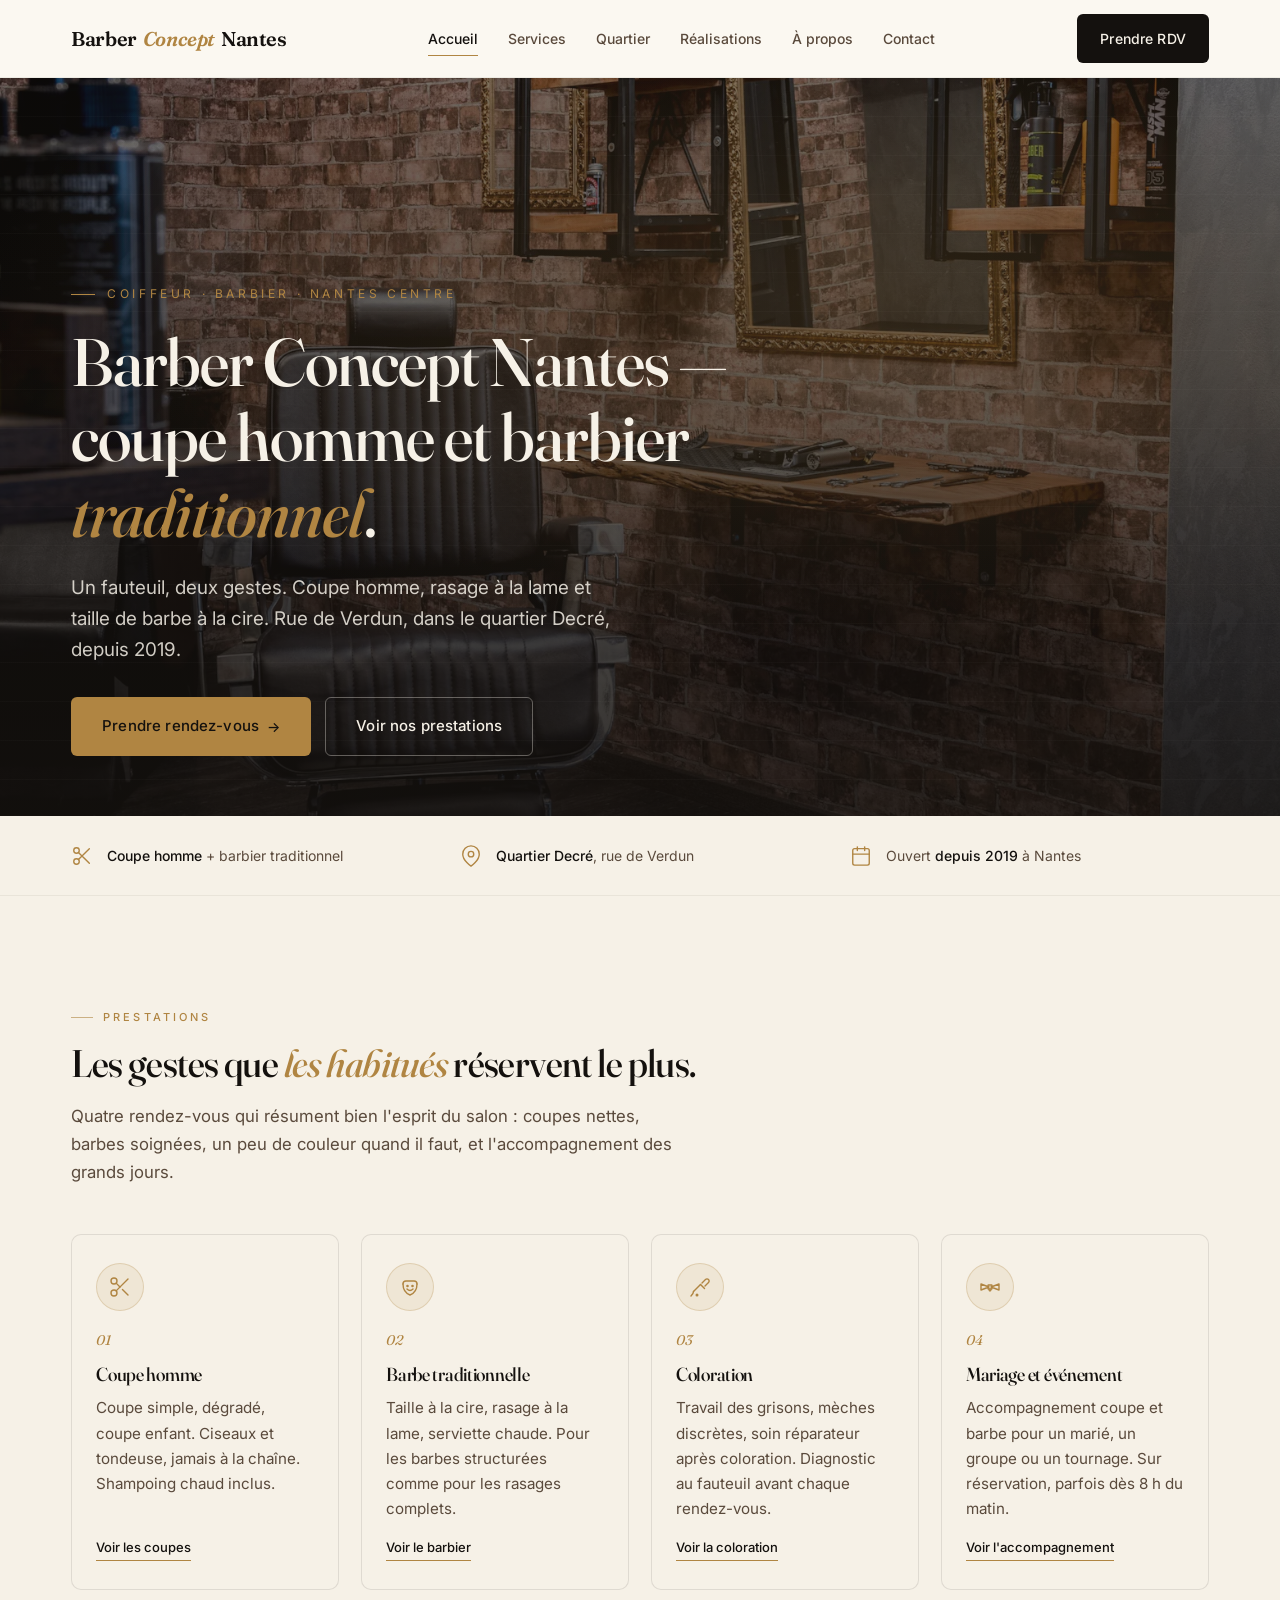
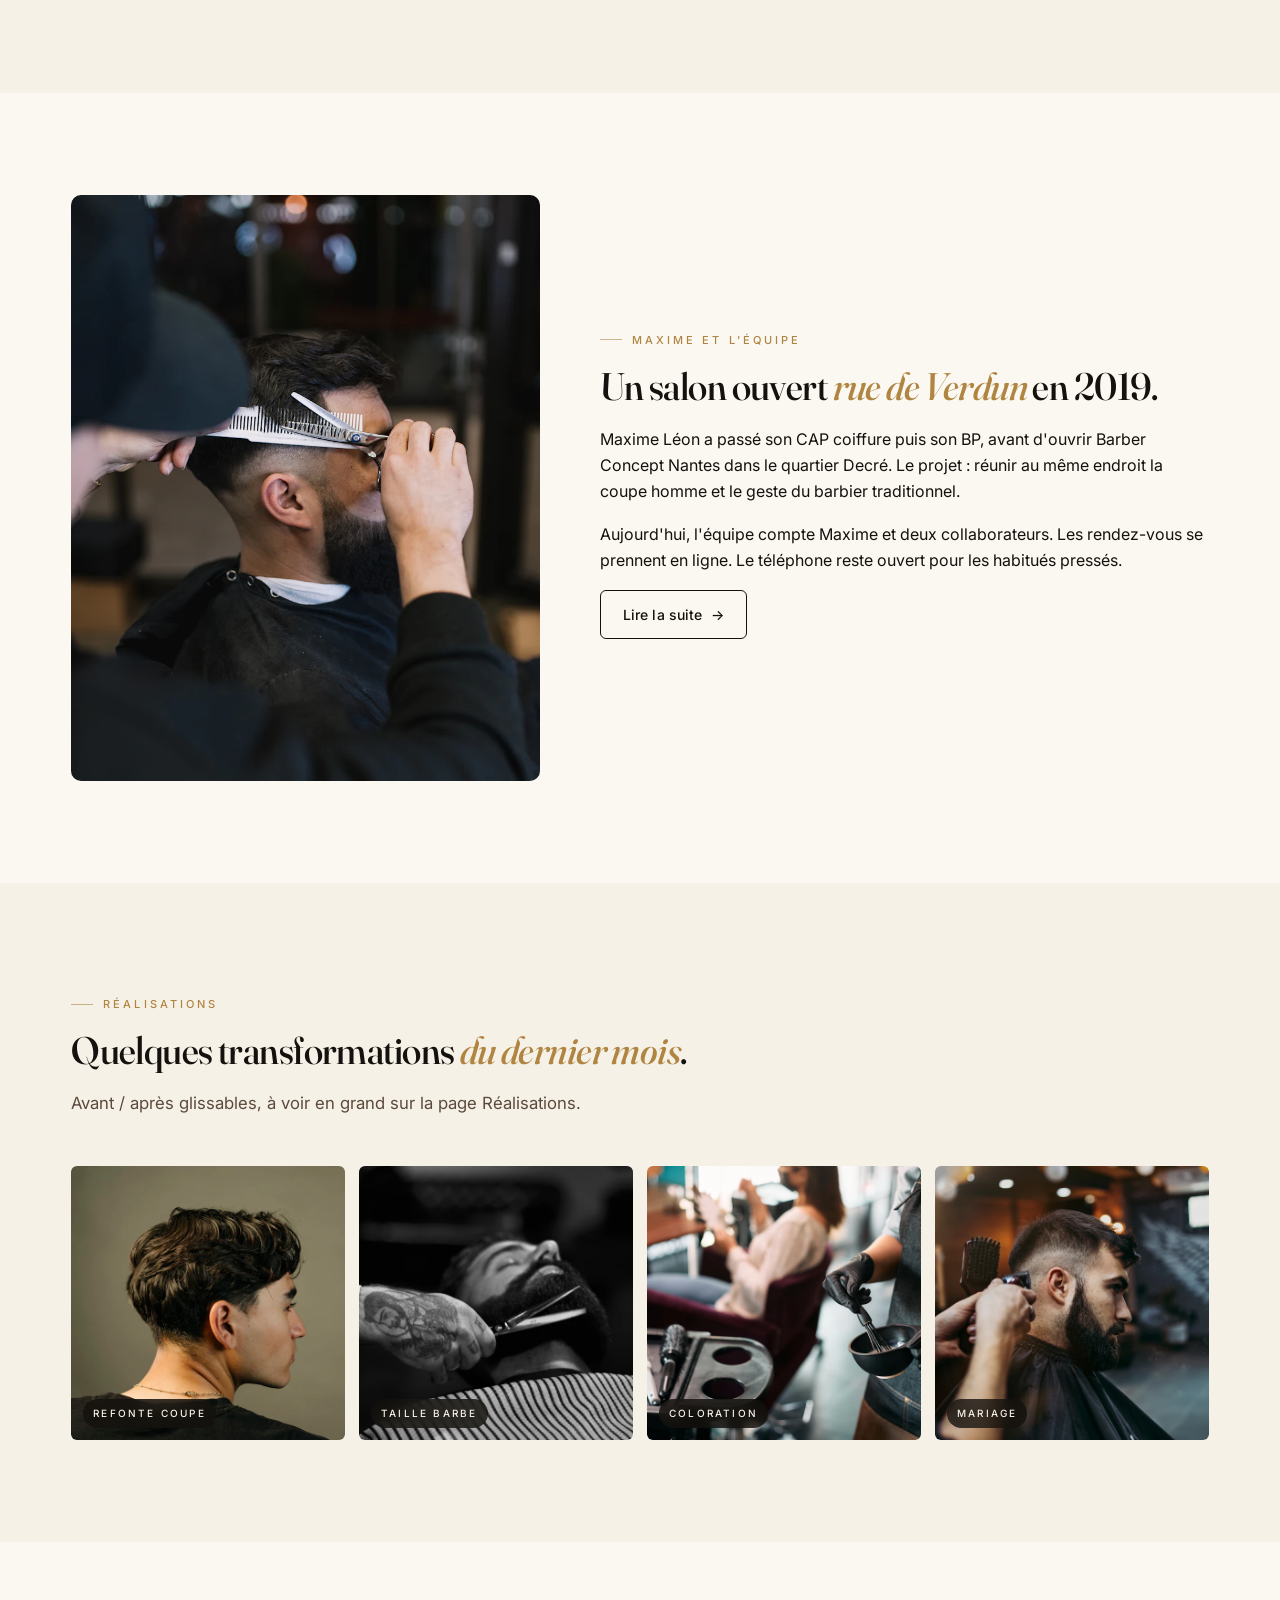
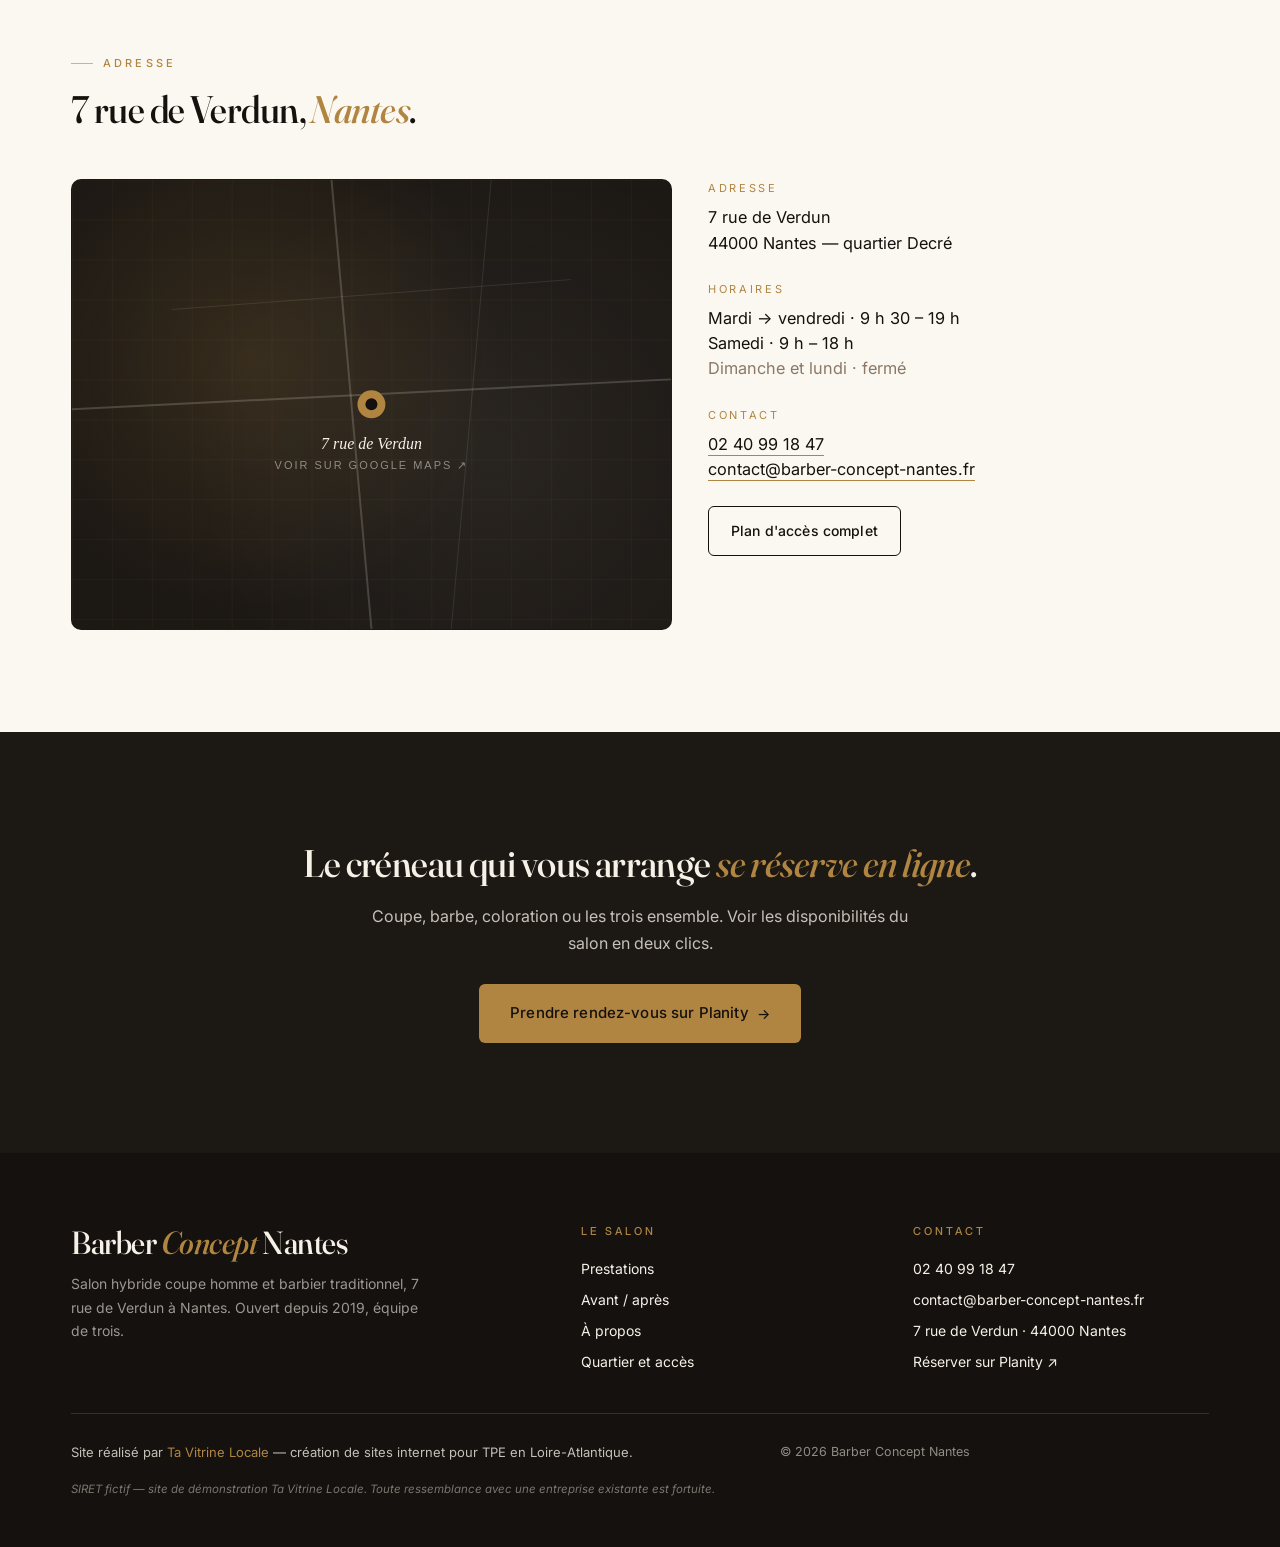
<file: index.html>
<!DOCTYPE html>
<html lang="fr">
<head>
  <meta charset="UTF-8" />
  <meta name="viewport" content="width=device-width, initial-scale=1, viewport-fit=cover" />
  <meta name="theme-color" content="#14110E" />

  <title>Barber Concept Nantes — coiffeur et barbier rue de Verdun</title>
  <meta name="description" content="Coiffeur et barbier hybride à Nantes centre. Coupe homme, rasage à la lame, taille de barbe à la cire. 7 rue de Verdun, quartier Decré." />
  <meta name="author" content="Barber Concept Nantes" />
  <meta name="robots" content="noindex, follow" />
  <link rel="canonical" href="https://barbier.tavitrinelocale.fr/" />

  <meta property="og:type" content="website" />
  <meta property="og:title" content="Barber Concept Nantes — coiffeur et barbier rue de Verdun" />
  <meta property="og:description" content="Salon hybride coupe homme et barbier traditionnel à Nantes centre. Rasage à la lame, taille de barbe à la cire, 7 rue de Verdun." />
  <meta property="og:url" content="https://barbier.tavitrinelocale.fr/" />
  <meta property="og:locale" content="fr_FR" />
  <meta property="og:site_name" content="Barber Concept Nantes" />
  <meta property="og:image" content="https://barbier.tavitrinelocale.fr/images/og-cover.jpg" />

  <link rel="icon" href="images/favicon.svg" type="image/svg+xml" />

  <link rel="preload" as="image" href="images/hero.webp" fetchpriority="high" />

  <link rel="preconnect" href="https://fonts.googleapis.com" />
  <link rel="preconnect" href="https://fonts.gstatic.com" crossorigin />
  <link href="https://fonts.googleapis.com/css2?family=Fraunces:ital,opsz,wght@0,9..144,400;0,9..144,500;0,9..144,600;1,9..144,400;1,9..144,500&family=Inter:wght@400;500&display=swap" rel="stylesheet" />

  <link rel="stylesheet" href="style.css" />

  <script type="application/ld+json">
  {
    "@context": "https://schema.org",
    "@type": "HairSalon",
    "@id": "https://barbier.tavitrinelocale.fr/#salon",
    "name": "Barber Concept Nantes",
    "image": "https://barbier.tavitrinelocale.fr/images/og-cover.jpg",
    "url": "https://barbier.tavitrinelocale.fr/",
    "telephone": "+33240991847",
    "email": "contact@barber-concept-nantes.fr",
    "priceRange": "€€",
    "address": {
      "@type": "PostalAddress",
      "streetAddress": "7 rue de Verdun",
      "addressLocality": "Nantes",
      "postalCode": "44000",
      "addressCountry": "FR"
    },
    "geo": {
      "@type": "GeoCoordinates",
      "latitude": 47.21717,
      "longitude": -1.55401
    },
    "areaServed": ["Nantes", "Saint-Herblain", "Orvault"],
    "openingHoursSpecification": [
      { "@type": "OpeningHoursSpecification", "dayOfWeek": ["Tuesday","Wednesday","Thursday","Friday"], "opens": "09:30", "closes": "19:00" },
      { "@type": "OpeningHoursSpecification", "dayOfWeek": "Saturday", "opens": "09:00", "closes": "18:00" }
    ],
    "founder": { "@type": "Person", "name": "Maxime Léon" },
    "foundingDate": "2019",
    "sameAs": ["https://www.planity.com/barber-concept-nantes-44000-nantes"]
  }
  </script>

  <script type="application/ld+json">
  {
    "@context": "https://schema.org",
    "@type": "WebSite",
    "url": "https://barbier.tavitrinelocale.fr/",
    "name": "Barber Concept Nantes",
    "inLanguage": "fr-FR",
    "publisher": { "@id": "https://barbier.tavitrinelocale.fr/#salon" }
  }
  </script>
</head>
<body>
  <a href="#main" class="skip-link">Aller au contenu</a>

  <header class="site-header" role="banner">
    <div class="container site-header__inner">
      <a href="index.html" class="site-header__logo" aria-label="Barber Concept Nantes — accueil">
        Barber <em>Concept</em> Nantes
      </a>
      <nav class="site-nav" aria-label="Navigation principale">
        <a href="index.html" class="site-nav__link is-active">Accueil</a>
        <a href="services.html" class="site-nav__link">Services</a>
        <a href="zone-intervention.html" class="site-nav__link">Quartier</a>
        <a href="realisations.html" class="site-nav__link">Réalisations</a>
        <a href="a-propos.html" class="site-nav__link">À propos</a>
        <a href="contact.html" class="site-nav__link">Contact</a>
      </nav>
      <div class="site-header__cta-wrap">
        <a href="https://www.planity.com/barber-concept-nantes-44000-nantes" target="_blank" rel="noopener" class="btn btn--primary">Prendre RDV</a>
        <button class="burger" type="button" data-burger aria-label="Ouvrir le menu" aria-expanded="false" aria-controls="mobile-menu">
          <span></span><span></span><span></span>
        </button>
      </div>
    </div>
  </header>

  <div class="mobile-menu" id="mobile-menu" data-mobile-menu aria-hidden="true">
    <nav class="mobile-menu__nav" aria-label="Navigation mobile">
      <a href="index.html">Accueil</a>
      <a href="services.html">Services</a>
      <a href="zone-intervention.html">Le <em>quartier</em></a>
      <a href="realisations.html">Réalisations</a>
      <a href="a-propos.html">À <em>propos</em></a>
      <a href="contact.html">Contact</a>
    </nav>
    <div class="mobile-menu__cta">
      <a href="https://www.planity.com/barber-concept-nantes-44000-nantes" target="_blank" rel="noopener" class="btn btn--accent btn--large">Prendre rendez-vous</a>
    </div>
    <div class="mobile-menu__foot">
      <a href="tel:+33240991847">02 40 99 18 47</a>
      <span>7 rue de Verdun · 44000 Nantes</span>
    </div>
  </div>

  <main id="main">

    <!-- ===== HERO ===== -->
    <section class="hero" aria-label="Présentation du salon" style="--hero-img: url('images/hero.webp')">
      <div class="container">
        <div class="hero__inner">
          <span class="hero__kicker">Coiffeur · barbier · Nantes centre</span>
          <h1>Barber Concept Nantes — coupe homme et barbier <em>traditionnel</em>.</h1>
          <p class="hero__sub">Un fauteuil, deux gestes. Coupe homme, rasage à la lame et taille de barbe à la cire. Rue de Verdun, dans le quartier Decré, depuis 2019.</p>
          <div class="hero__actions">
            <a href="https://www.planity.com/barber-concept-nantes-44000-nantes" target="_blank" rel="noopener" class="btn btn--primary btn--large">Prendre rendez-vous <span class="btn__arrow" aria-hidden="true">→</span></a>
            <a href="services.html" class="btn btn--ghost btn--large">Voir nos prestations</a>
          </div>
        </div>
      </div>
    </section>

    <!-- ===== RÉASSURANCE ===== -->
    <section class="reassurance" aria-label="Trois repères pratiques">
      <div class="container">
        <div class="reassurance__grid">
          <div class="reassurance__item">
            <svg width="22" height="22" viewBox="0 0 24 24" fill="none" stroke="currentColor" stroke-width="1.5" stroke-linecap="round" stroke-linejoin="round" aria-hidden="true">
              <circle cx="6" cy="6" r="3"/><circle cx="6" cy="18" r="3"/>
              <path d="M8.12 8.12L20 20M14 14l6 6M8.12 15.88L20 4"/>
            </svg>
            <span><strong>Coupe homme</strong> + barbier traditionnel</span>
          </div>
          <div class="reassurance__item">
            <svg width="22" height="22" viewBox="0 0 24 24" fill="none" stroke="currentColor" stroke-width="1.5" stroke-linecap="round" stroke-linejoin="round" aria-hidden="true">
              <path d="M21 10c0 7-9 13-9 13s-9-6-9-13a9 9 0 0 1 18 0z"/><circle cx="12" cy="10" r="3"/>
            </svg>
            <span><strong>Quartier Decré</strong>, rue de Verdun</span>
          </div>
          <div class="reassurance__item">
            <svg width="22" height="22" viewBox="0 0 24 24" fill="none" stroke="currentColor" stroke-width="1.5" stroke-linecap="round" stroke-linejoin="round" aria-hidden="true">
              <rect x="3" y="4" width="18" height="18" rx="2" ry="2"/><line x1="16" y1="2" x2="16" y2="6"/><line x1="8" y1="2" x2="8" y2="6"/><line x1="3" y1="10" x2="21" y2="10"/>
            </svg>
            <span>Ouvert <strong>depuis 2019</strong> à Nantes</span>
          </div>
        </div>
      </div>
    </section>

    <!-- ===== PRESTATIONS PHARES ===== -->
    <section class="section section--alt" aria-label="Prestations phares">
      <div class="container">
        <div class="section__head">
          <span class="eyebrow">Prestations</span>
          <h2 class="section__title">Les gestes que <em>les habitués</em> réservent le plus.</h2>
          <p class="section__intro">Quatre rendez-vous qui résument bien l'esprit du salon : coupes nettes, barbes soignées, un peu de couleur quand il faut, et l'accompagnement des grands jours.</p>
        </div>
        <div class="cards-grid">
          <article class="card">
            <span class="card__icon" aria-hidden="true">
              <svg viewBox="0 0 24 24" fill="none" stroke="currentColor" stroke-width="1.4" stroke-linecap="round" stroke-linejoin="round">
                <circle cx="6" cy="6" r="3"/>
                <circle cx="6" cy="18" r="3"/>
                <line x1="20" y1="4" x2="8.12" y2="15.88"/>
                <line x1="14.47" y1="14.48" x2="20" y2="20"/>
                <line x1="8.12" y1="8.12" x2="12" y2="12"/>
              </svg>
            </span>
            <span class="card__num">01</span>
            <h3>Coupe homme</h3>
            <p>Coupe simple, dégradé, coupe enfant. Ciseaux et tondeuse, jamais à la chaîne. Shampoing chaud inclus.</p>
            <a href="services.html#coupes" class="card__link">Voir les coupes</a>
          </article>
          <article class="card">
            <span class="card__icon" aria-hidden="true">
              <svg viewBox="0 0 24 24" fill="none" stroke="currentColor" stroke-width="1.4" stroke-linecap="round" stroke-linejoin="round">
                <path d="M5 9c0-2 1-3 3-3h8c2 0 3 1 3 3"/>
                <path d="M5 9c0 4 2 9 7 11 5-2 7-7 7-11"/>
                <circle cx="9.5" cy="11" r="0.6" fill="currentColor"/>
                <circle cx="14.5" cy="11" r="0.6" fill="currentColor"/>
                <path d="M9 14c1 1 2 1.5 3 1.5s2-0.5 3-1.5"/>
              </svg>
            </span>
            <span class="card__num">02</span>
            <h3>Barbe traditionnelle</h3>
            <p>Taille à la cire, rasage à la lame, serviette chaude. Pour les barbes structurées comme pour les rasages complets.</p>
            <a href="services.html#barbe" class="card__link">Voir le barbier</a>
          </article>
          <article class="card">
            <span class="card__icon" aria-hidden="true">
              <svg viewBox="0 0 24 24" fill="none" stroke="currentColor" stroke-width="1.4" stroke-linecap="round" stroke-linejoin="round">
                <path d="M3 21c1.5-1.5 2.5-3 2.5-4.5"/>
                <path d="M5.5 16.5l7-7"/>
                <path d="M12.5 9.5l4 4"/>
                <path d="M14 8l3.5-3.5a2.12 2.12 0 0 1 3 3L17 11"/>
                <circle cx="9" cy="20" r="0.8" fill="currentColor"/>
              </svg>
            </span>
            <span class="card__num">03</span>
            <h3>Coloration</h3>
            <p>Travail des grisons, mèches discrètes, soin réparateur après coloration. Diagnostic au fauteuil avant chaque rendez-vous.</p>
            <a href="services.html#coloration" class="card__link">Voir la coloration</a>
          </article>
          <article class="card">
            <span class="card__icon" aria-hidden="true">
              <svg viewBox="0 0 24 24" fill="none" stroke="currentColor" stroke-width="1.4" stroke-linecap="round" stroke-linejoin="round">
                <path d="M3 9l8 3-8 3z"/>
                <path d="M21 9l-8 3 8 3z"/>
                <rect x="10" y="10" width="4" height="4" rx="0.5"/>
                <path d="M11 14c0 1 0.5 2 1 2s1-1 1-2"/>
              </svg>
            </span>
            <span class="card__num">04</span>
            <h3>Mariage et événement</h3>
            <p>Accompagnement coupe et barbe pour un marié, un groupe ou un tournage. Sur réservation, parfois dès 8 h du matin.</p>
            <a href="services.html#evenement" class="card__link">Voir l'accompagnement</a>
          </article>
        </div>
      </div>
    </section>

    <!-- ===== À PROPOS TEASER ===== -->
    <section class="section" aria-label="Présentation courte de Maxime">
      <div class="container">
        <div class="about-teaser">
          <div class="about-teaser__media">
            <img src="images/maxime.webp" alt="Maxime Léon, coiffeur barbier et fondateur de Barber Concept Nantes" width="800" height="1000" loading="lazy" decoding="async" />
          </div>
          <div class="about-teaser__text">
            <span class="eyebrow">Maxime et l'équipe</span>
            <h2 class="section__title">Un salon ouvert <em>rue de Verdun</em> en 2019.</h2>
            <p>Maxime Léon a passé son CAP coiffure puis son BP, avant d'ouvrir Barber Concept Nantes dans le quartier Decré. Le projet : réunir au même endroit la coupe homme et le geste du barbier traditionnel.</p>
            <p>Aujourd'hui, l'équipe compte Maxime et deux collaborateurs. Les rendez-vous se prennent en ligne. Le téléphone reste ouvert pour les habitués pressés.</p>
            <p><a href="a-propos.html" class="btn btn--ghost">Lire la suite <span class="btn__arrow" aria-hidden="true">→</span></a></p>
          </div>
        </div>
      </div>
    </section>

    <!-- ===== GALERIE APERÇU ===== -->
    <section class="section section--alt" aria-label="Aperçu des réalisations">
      <div class="container">
        <div class="section__head">
          <span class="eyebrow">Réalisations</span>
          <h2 class="section__title">Quelques transformations <em>du dernier mois</em>.</h2>
          <p class="section__intro">Avant / après glissables, à voir en grand sur la page Réalisations.</p>
        </div>
        <div class="gallery-grid">
          <a href="realisations.html#ba-1" class="gallery-item" aria-label="Voir la réalisation refonte coupe">
            <img src="images/mini-1.webp" alt="Coupe homme structurée par Barber Concept Nantes" width="600" height="600" loading="lazy" decoding="async" />
            <span class="gallery-item__label">Refonte coupe</span>
          </a>
          <a href="realisations.html#ba-2" class="gallery-item" aria-label="Voir la réalisation taille de barbe">
            <img src="images/mini-2.webp" alt="Taille de barbe au rasoir au salon Barber Concept Nantes" width="600" height="600" loading="lazy" decoding="async" />
            <span class="gallery-item__label">Taille barbe</span>
          </a>
          <a href="realisations.html#ba-3" class="gallery-item" aria-label="Voir la réalisation coloration">
            <img src="images/mini-3.webp" alt="Préparation de coloration au salon" width="600" height="600" loading="lazy" decoding="async" />
            <span class="gallery-item__label">Coloration</span>
          </a>
          <a href="realisations.html#ba-4" class="gallery-item" aria-label="Voir la réalisation coupe et barbe complète">
            <img src="images/mini-4.webp" alt="Coupe homme et barbe travaillées pour un événement" width="600" height="600" loading="lazy" decoding="async" />
            <span class="gallery-item__label">Mariage</span>
          </a>
        </div>
      </div>
    </section>

    <!-- ===== LOCALISATION ===== -->
    <section class="section" aria-label="Adresse et horaires">
      <div class="container">
        <div class="section__head">
          <span class="eyebrow">Adresse</span>
          <h2 class="section__title">7 rue de Verdun, <em>Nantes</em>.</h2>
        </div>
        <div class="locate">
          <a class="locate__map" href="https://www.google.com/maps/search/?api=1&query=7+rue+de+Verdun+44000+Nantes" target="_blank" rel="noopener" aria-label="Ouvrir le plan d'accès dans Google Maps">
            <svg viewBox="0 0 600 450" xmlns="http://www.w3.org/2000/svg" preserveAspectRatio="xMidYMid slice" aria-hidden="true">
              <defs>
                <pattern id="grid" width="40" height="40" patternUnits="userSpaceOnUse">
                  <path d="M40 0H0V40" fill="none" stroke="rgba(176,133,66,0.10)" stroke-width="1"/>
                </pattern>
              </defs>
              <rect width="600" height="450" fill="url(#grid)"/>
              <path d="M0 230 L600 200" stroke="rgba(246,241,231,0.18)" stroke-width="2"/>
              <path d="M260 0 L300 450" stroke="rgba(246,241,231,0.18)" stroke-width="2"/>
              <path d="M100 130 L500 100" stroke="rgba(246,241,231,0.10)" stroke-width="1"/>
              <path d="M420 0 L380 450" stroke="rgba(246,241,231,0.10)" stroke-width="1"/>
              <circle cx="300" cy="225" r="14" fill="#B08542"/>
              <circle cx="300" cy="225" r="6" fill="#14110E"/>
              <text x="300" y="270" text-anchor="middle" fill="#F6F1E7" font-family="serif" font-style="italic" font-size="16">7 rue de Verdun</text>
              <text x="300" y="290" text-anchor="middle" fill="rgba(246,241,231,0.5)" font-family="sans-serif" font-size="11" letter-spacing="2">VOIR SUR GOOGLE MAPS ↗</text>
            </svg>
          </a>
          <div class="locate__info">
            <dl>
              <dt>Adresse</dt>
              <dd>7 rue de Verdun<br>44000 Nantes — quartier Decré</dd>
              <dt>Horaires</dt>
              <dd>Mardi → vendredi · 9 h 30 – 19 h<br>Samedi · 9 h – 18 h<br><span style="color:var(--bcn-brun-clair)">Dimanche et lundi · fermé</span></dd>
              <dt>Contact</dt>
              <dd><a href="tel:+33240991847">02 40 99 18 47</a><br><a href="mailto:contact@barber-concept-nantes.fr">contact@barber-concept-nantes.fr</a></dd>
            </dl>
            <a href="contact.html" class="btn btn--ghost">Plan d'accès complet</a>
          </div>
        </div>
      </div>
    </section>

    <!-- ===== CTA FINAL ===== -->
    <section class="cta-band" aria-label="Prendre rendez-vous">
      <div class="container">
        <h2>Le créneau qui vous arrange <em>se réserve en ligne</em>.</h2>
        <p>Coupe, barbe, coloration ou les trois ensemble. Voir les disponibilités du salon en deux clics.</p>
        <a href="https://www.planity.com/barber-concept-nantes-44000-nantes" target="_blank" rel="noopener" class="btn btn--accent btn--large">Prendre rendez-vous sur Planity <span class="btn__arrow" aria-hidden="true">→</span></a>
      </div>
    </section>

  </main>

  <footer class="site-footer" role="contentinfo">
    <div class="container">
      <div class="site-footer__top">
        <div class="site-footer__brand">
          <h2>Barber <em>Concept</em> Nantes</h2>
          <p>Salon hybride coupe homme et barbier traditionnel, 7 rue de Verdun à Nantes. Ouvert depuis 2019, équipe de trois.</p>
        </div>
        <div class="site-footer__col">
          <h3>Le salon</h3>
          <a href="services.html">Prestations</a>
          <a href="realisations.html">Avant / après</a>
          <a href="a-propos.html">À propos</a>
          <a href="zone-intervention.html">Quartier et accès</a>
        </div>
        <div class="site-footer__col">
          <h3>Contact</h3>
          <a href="tel:+33240991847">02 40 99 18 47</a>
          <a href="mailto:contact@barber-concept-nantes.fr">contact@barber-concept-nantes.fr</a>
          <span>7 rue de Verdun · 44000 Nantes</span>
          <a href="https://www.planity.com/barber-concept-nantes-44000-nantes" target="_blank" rel="noopener">Réserver sur Planity ↗</a>
        </div>
      </div>
      <div class="site-footer__bottom">
        <div>
          <p class="site-footer__credit">Site réalisé par <a href="https://tavitrinelocale.fr" rel="noopener">Ta Vitrine Locale</a> — création de sites internet pour TPE en Loire-Atlantique.</p>
          <p class="site-footer__mention">SIRET fictif — site de démonstration Ta Vitrine Locale. Toute ressemblance avec une entreprise existante est fortuite.</p>
        </div>
        <p>© 2026 Barber Concept Nantes</p>
      </div>
    </div>
  </footer>

  <script src="script.js" defer></script>
</body>
</html>
</file>
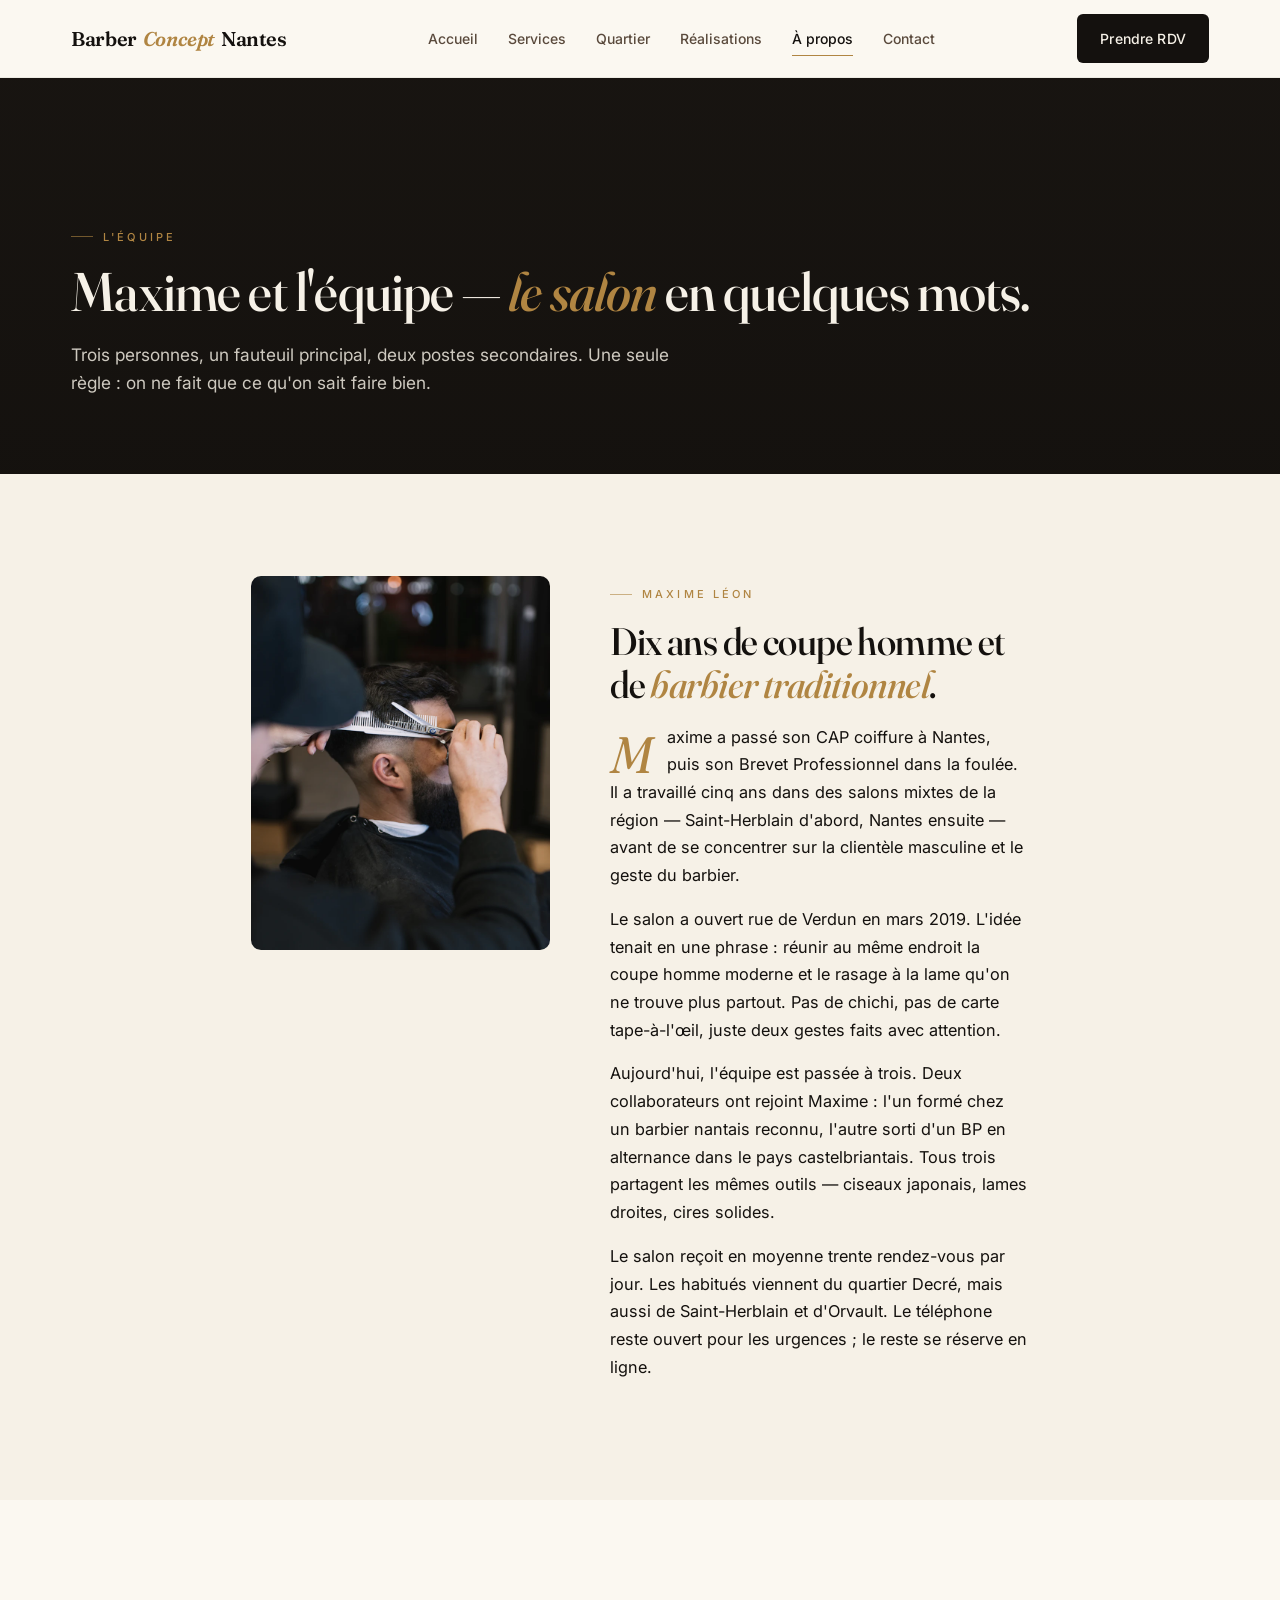
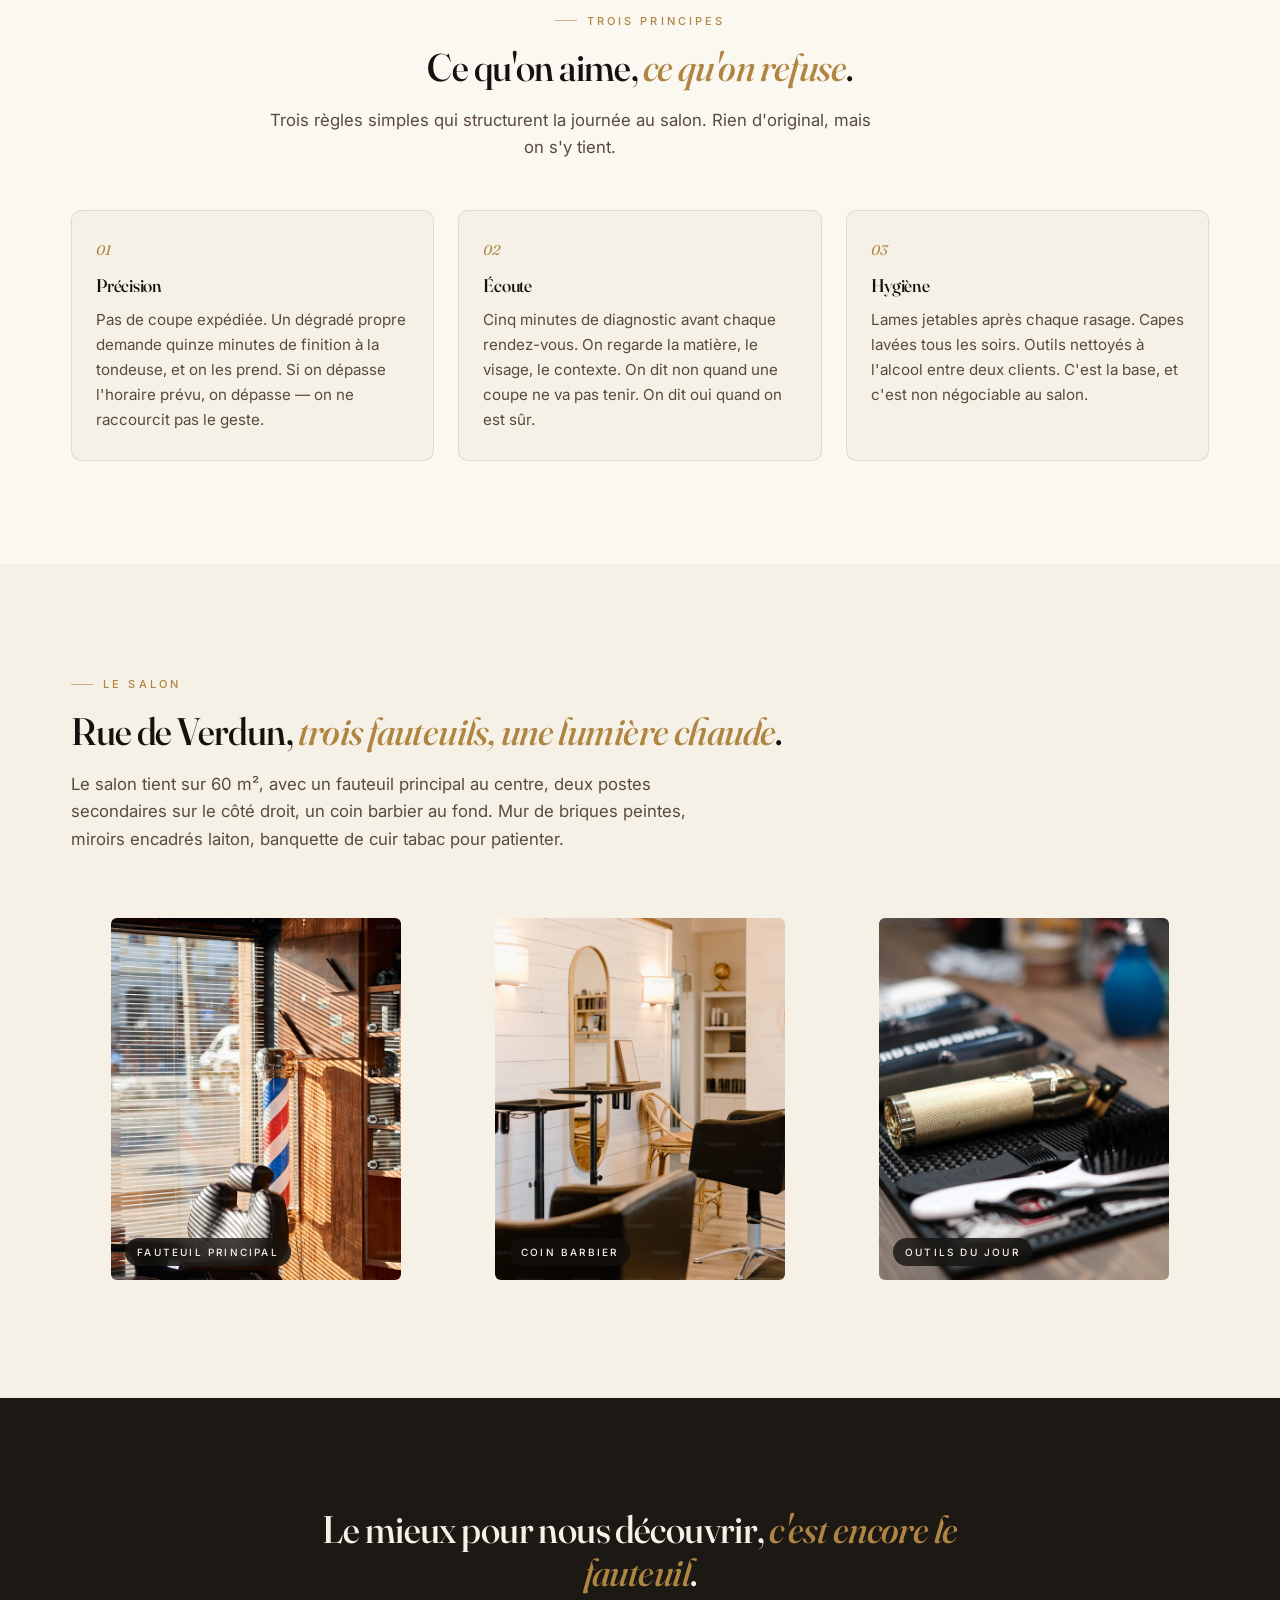
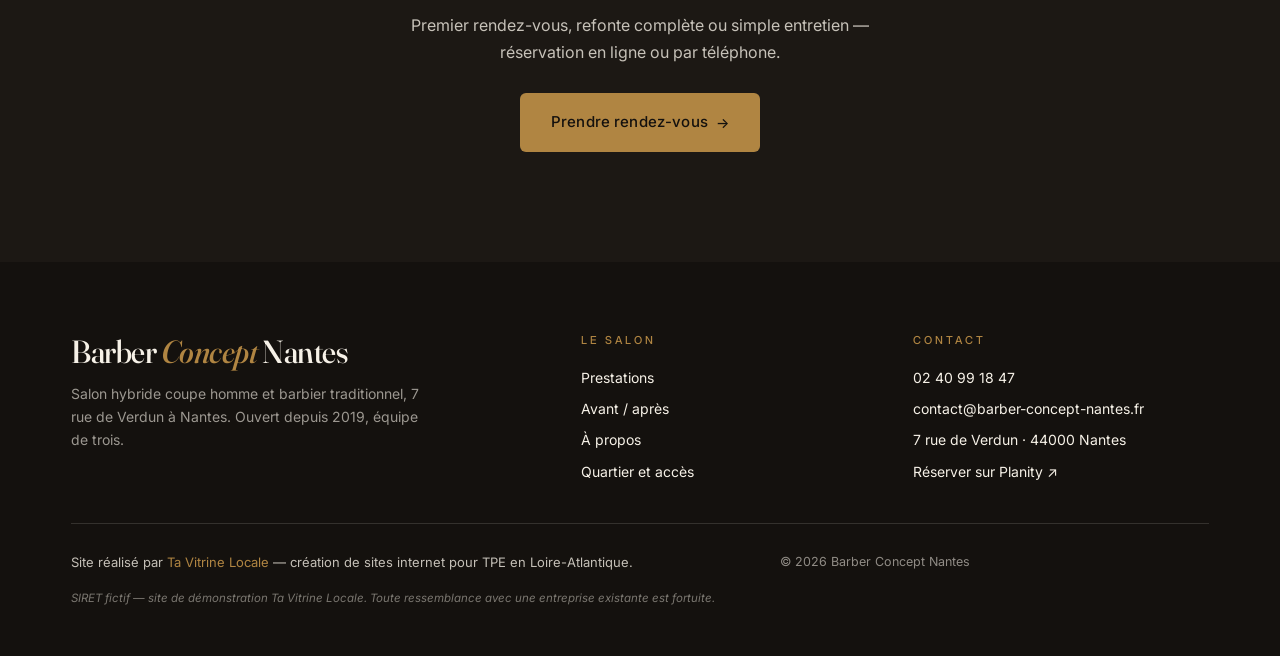
<file: a-propos.html>
<!DOCTYPE html>
<html lang="fr">
<head>
  <meta charset="UTF-8" />
  <meta name="viewport" content="width=device-width, initial-scale=1, viewport-fit=cover" />
  <meta name="theme-color" content="#14110E" />

  <title>Maxime Léon et l'équipe — Barber Concept Nantes</title>
  <meta name="description" content="Maxime Léon, barbier diplômé CAP + BP, a ouvert Barber Concept en 2019 à Nantes. Découvrez l'équipe, le salon et l'esprit de la maison." />
  <meta name="robots" content="noindex, follow" />
  <link rel="canonical" href="https://barbier.tavitrinelocale.fr/a-propos.html" />

  <meta property="og:type" content="profile" />
  <meta property="og:title" content="Maxime Léon et l'équipe — Barber Concept Nantes" />
  <meta property="og:description" content="Maxime Léon, dix ans de coupe homme et barbier, a ouvert le salon en 2019. L'équipe, les valeurs et le salon rue de Verdun." />
  <meta property="og:url" content="https://barbier.tavitrinelocale.fr/a-propos.html" />
  <meta property="og:locale" content="fr_FR" />
  <meta property="og:site_name" content="Barber Concept Nantes" />

  <link rel="icon" href="images/favicon.svg" type="image/svg+xml" />

  <link rel="preconnect" href="https://fonts.googleapis.com" />
  <link rel="preconnect" href="https://fonts.gstatic.com" crossorigin />
  <link href="https://fonts.googleapis.com/css2?family=Fraunces:ital,opsz,wght@0,9..144,400;0,9..144,500;0,9..144,600;1,9..144,400;1,9..144,500&family=Inter:wght@400;500&display=swap" rel="stylesheet" />

  <link rel="stylesheet" href="style.css" />

  <script type="application/ld+json">
  {
    "@context": "https://schema.org",
    "@type": "BreadcrumbList",
    "itemListElement": [
      { "@type": "ListItem", "position": 1, "name": "Accueil", "item": "https://barbier.tavitrinelocale.fr/" },
      { "@type": "ListItem", "position": 2, "name": "À propos", "item": "https://barbier.tavitrinelocale.fr/a-propos.html" }
    ]
  }
  </script>

  <script type="application/ld+json">
  {
    "@context": "https://schema.org",
    "@type": "Person",
    "name": "Maxime Léon",
    "jobTitle": "Coiffeur barbier — fondateur",
    "worksFor": { "@id": "https://barbier.tavitrinelocale.fr/#salon" },
    "hasCredential": ["CAP coiffure", "Brevet Professionnel coiffure"]
  }
  </script>
</head>
<body>
  <a href="#main" class="skip-link">Aller au contenu</a>

  <header class="site-header" role="banner">
    <div class="container site-header__inner">
      <a href="index.html" class="site-header__logo" aria-label="Barber Concept Nantes — accueil">
        Barber <em>Concept</em> Nantes
      </a>
      <nav class="site-nav" aria-label="Navigation principale">
        <a href="index.html" class="site-nav__link">Accueil</a>
        <a href="services.html" class="site-nav__link">Services</a>
        <a href="zone-intervention.html" class="site-nav__link">Quartier</a>
        <a href="realisations.html" class="site-nav__link">Réalisations</a>
        <a href="a-propos.html" class="site-nav__link is-active">À propos</a>
        <a href="contact.html" class="site-nav__link">Contact</a>
      </nav>
      <div class="site-header__cta-wrap">
        <a href="https://www.planity.com/barber-concept-nantes-44000-nantes" target="_blank" rel="noopener" class="btn btn--primary">Prendre RDV</a>
        <button class="burger" type="button" data-burger aria-label="Ouvrir le menu" aria-expanded="false" aria-controls="mobile-menu">
          <span></span><span></span><span></span>
        </button>
      </div>
    </div>
  </header>

  <div class="mobile-menu" id="mobile-menu" data-mobile-menu aria-hidden="true">
    <nav class="mobile-menu__nav" aria-label="Navigation mobile">
      <a href="index.html">Accueil</a>
      <a href="services.html">Services</a>
      <a href="zone-intervention.html">Le <em>quartier</em></a>
      <a href="realisations.html">Réalisations</a>
      <a href="a-propos.html">À <em>propos</em></a>
      <a href="contact.html">Contact</a>
    </nav>
    <div class="mobile-menu__cta">
      <a href="https://www.planity.com/barber-concept-nantes-44000-nantes" target="_blank" rel="noopener" class="btn btn--accent btn--large">Prendre rendez-vous</a>
    </div>
    <div class="mobile-menu__foot">
      <a href="tel:+33240991847">02 40 99 18 47</a>
      <span>7 rue de Verdun · 44000 Nantes</span>
    </div>
  </div>

  <main id="main">

    <section class="page-hero">
      <div class="container">
        <span class="eyebrow">L'équipe</span>
        <h1>Maxime et l'équipe — <em>le salon</em> en quelques mots.</h1>
        <p>Trois personnes, un fauteuil principal, deux postes secondaires. Une seule règle : on ne fait que ce qu'on sait faire bien.</p>
      </div>
    </section>

    <section class="section section--alt">
      <div class="container container--narrow">
        <div class="about-layout">
          <div class="about-portrait">
            <img src="images/maxime.webp" alt="Portrait de Maxime Léon, fondateur de Barber Concept Nantes, en train de couper les cheveux d'un client" width="800" height="1000" loading="lazy" decoding="async" />
          </div>
          <div class="about-text">
            <span class="eyebrow">Maxime Léon</span>
            <h2 class="section__title">Dix ans de coupe homme et de <em>barbier traditionnel</em>.</h2>
            <p>Maxime a passé son CAP coiffure à Nantes, puis son Brevet Professionnel dans la foulée. Il a travaillé cinq ans dans des salons mixtes de la région — Saint-Herblain d'abord, Nantes ensuite — avant de se concentrer sur la clientèle masculine et le geste du barbier.</p>
            <p>Le salon a ouvert rue de Verdun en mars 2019. L'idée tenait en une phrase : réunir au même endroit la coupe homme moderne et le rasage à la lame qu'on ne trouve plus partout. Pas de chichi, pas de carte tape-à-l'œil, juste deux gestes faits avec attention.</p>
            <p>Aujourd'hui, l'équipe est passée à trois. Deux collaborateurs ont rejoint Maxime : l'un formé chez un barbier nantais reconnu, l'autre sorti d'un BP en alternance dans le pays castelbriantais. Tous trois partagent les mêmes outils — ciseaux japonais, lames droites, cires solides.</p>
            <p>Le salon reçoit en moyenne trente rendez-vous par jour. Les habitués viennent du quartier Decré, mais aussi de Saint-Herblain et d'Orvault. Le téléphone reste ouvert pour les urgences ; le reste se réserve en ligne.</p>
          </div>
        </div>
      </div>
    </section>

    <section class="section">
      <div class="container">
        <div class="section__head section__head--center">
          <span class="eyebrow">Trois principes</span>
          <h2 class="section__title">Ce qu'on aime, <em>ce qu'on refuse</em>.</h2>
          <p class="section__intro">Trois règles simples qui structurent la journée au salon. Rien d'original, mais on s'y tient.</p>
        </div>

        <div class="values-grid">
          <article class="value">
            <span class="value__num">01</span>
            <h3>Précision</h3>
            <p>Pas de coupe expédiée. Un dégradé propre demande quinze minutes de finition à la tondeuse, et on les prend. Si on dépasse l'horaire prévu, on dépasse — on ne raccourcit pas le geste.</p>
          </article>
          <article class="value">
            <span class="value__num">02</span>
            <h3>Écoute</h3>
            <p>Cinq minutes de diagnostic avant chaque rendez-vous. On regarde la matière, le visage, le contexte. On dit non quand une coupe ne va pas tenir. On dit oui quand on est sûr.</p>
          </article>
          <article class="value">
            <span class="value__num">03</span>
            <h3>Hygiène</h3>
            <p>Lames jetables après chaque rasage. Capes lavées tous les soirs. Outils nettoyés à l'alcool entre deux clients. C'est la base, et c'est non négociable au salon.</p>
          </article>
        </div>
      </div>
    </section>

    <section class="section section--alt">
      <div class="container">
        <div class="section__head">
          <span class="eyebrow">Le salon</span>
          <h2 class="section__title">Rue de Verdun, <em>trois fauteuils, une lumière chaude</em>.</h2>
          <p class="section__intro">Le salon tient sur 60 m², avec un fauteuil principal au centre, deux postes secondaires sur le côté droit, un coin barbier au fond. Mur de briques peintes, miroirs encadrés laiton, banquette de cuir tabac pour patienter.</p>
        </div>
        <div class="salon-photos">
          <figure class="salon-photo">
            <img src="images/salon-1.webp" alt="Fauteuil de barbier en cuir près de la fenêtre du salon" width="1200" height="800" loading="lazy" decoding="async" />
            <figcaption class="salon-photo__label">Fauteuil principal</figcaption>
          </figure>
          <figure class="salon-photo">
            <img src="images/salon-2.webp" alt="Vue d'ensemble du salon avec miroirs et fauteuils" width="1200" height="800" loading="lazy" decoding="async" />
            <figcaption class="salon-photo__label">Coin barbier</figcaption>
          </figure>
          <figure class="salon-photo">
            <img src="images/salon-3.webp" alt="Outils du barbier disposés sur le comptoir : ciseaux, peigne, brosse" width="1200" height="800" loading="lazy" decoding="async" />
            <figcaption class="salon-photo__label">Outils du jour</figcaption>
          </figure>
        </div>
      </div>
    </section>

    <section class="cta-band">
      <div class="container">
        <h2>Le mieux pour nous découvrir, <em>c'est encore le fauteuil</em>.</h2>
        <p>Premier rendez-vous, refonte complète ou simple entretien — réservation en ligne ou par téléphone.</p>
        <a href="https://www.planity.com/barber-concept-nantes-44000-nantes" target="_blank" rel="noopener" class="btn btn--accent btn--large">Prendre rendez-vous <span class="btn__arrow" aria-hidden="true">→</span></a>
      </div>
    </section>

  </main>

  <footer class="site-footer" role="contentinfo">
    <div class="container">
      <div class="site-footer__top">
        <div class="site-footer__brand">
          <h2>Barber <em>Concept</em> Nantes</h2>
          <p>Salon hybride coupe homme et barbier traditionnel, 7 rue de Verdun à Nantes. Ouvert depuis 2019, équipe de trois.</p>
        </div>
        <div class="site-footer__col">
          <h3>Le salon</h3>
          <a href="services.html">Prestations</a>
          <a href="realisations.html">Avant / après</a>
          <a href="a-propos.html">À propos</a>
          <a href="zone-intervention.html">Quartier et accès</a>
        </div>
        <div class="site-footer__col">
          <h3>Contact</h3>
          <a href="tel:+33240991847">02 40 99 18 47</a>
          <a href="mailto:contact@barber-concept-nantes.fr">contact@barber-concept-nantes.fr</a>
          <span>7 rue de Verdun · 44000 Nantes</span>
          <a href="https://www.planity.com/barber-concept-nantes-44000-nantes" target="_blank" rel="noopener">Réserver sur Planity ↗</a>
        </div>
      </div>
      <div class="site-footer__bottom">
        <div>
          <p class="site-footer__credit">Site réalisé par <a href="https://tavitrinelocale.fr" rel="noopener">Ta Vitrine Locale</a> — création de sites internet pour TPE en Loire-Atlantique.</p>
          <p class="site-footer__mention">SIRET fictif — site de démonstration Ta Vitrine Locale. Toute ressemblance avec une entreprise existante est fortuite.</p>
        </div>
        <p>© 2026 Barber Concept Nantes</p>
      </div>
    </div>
  </footer>

  <script src="script.js" defer></script>
</body>
</html>
</file>
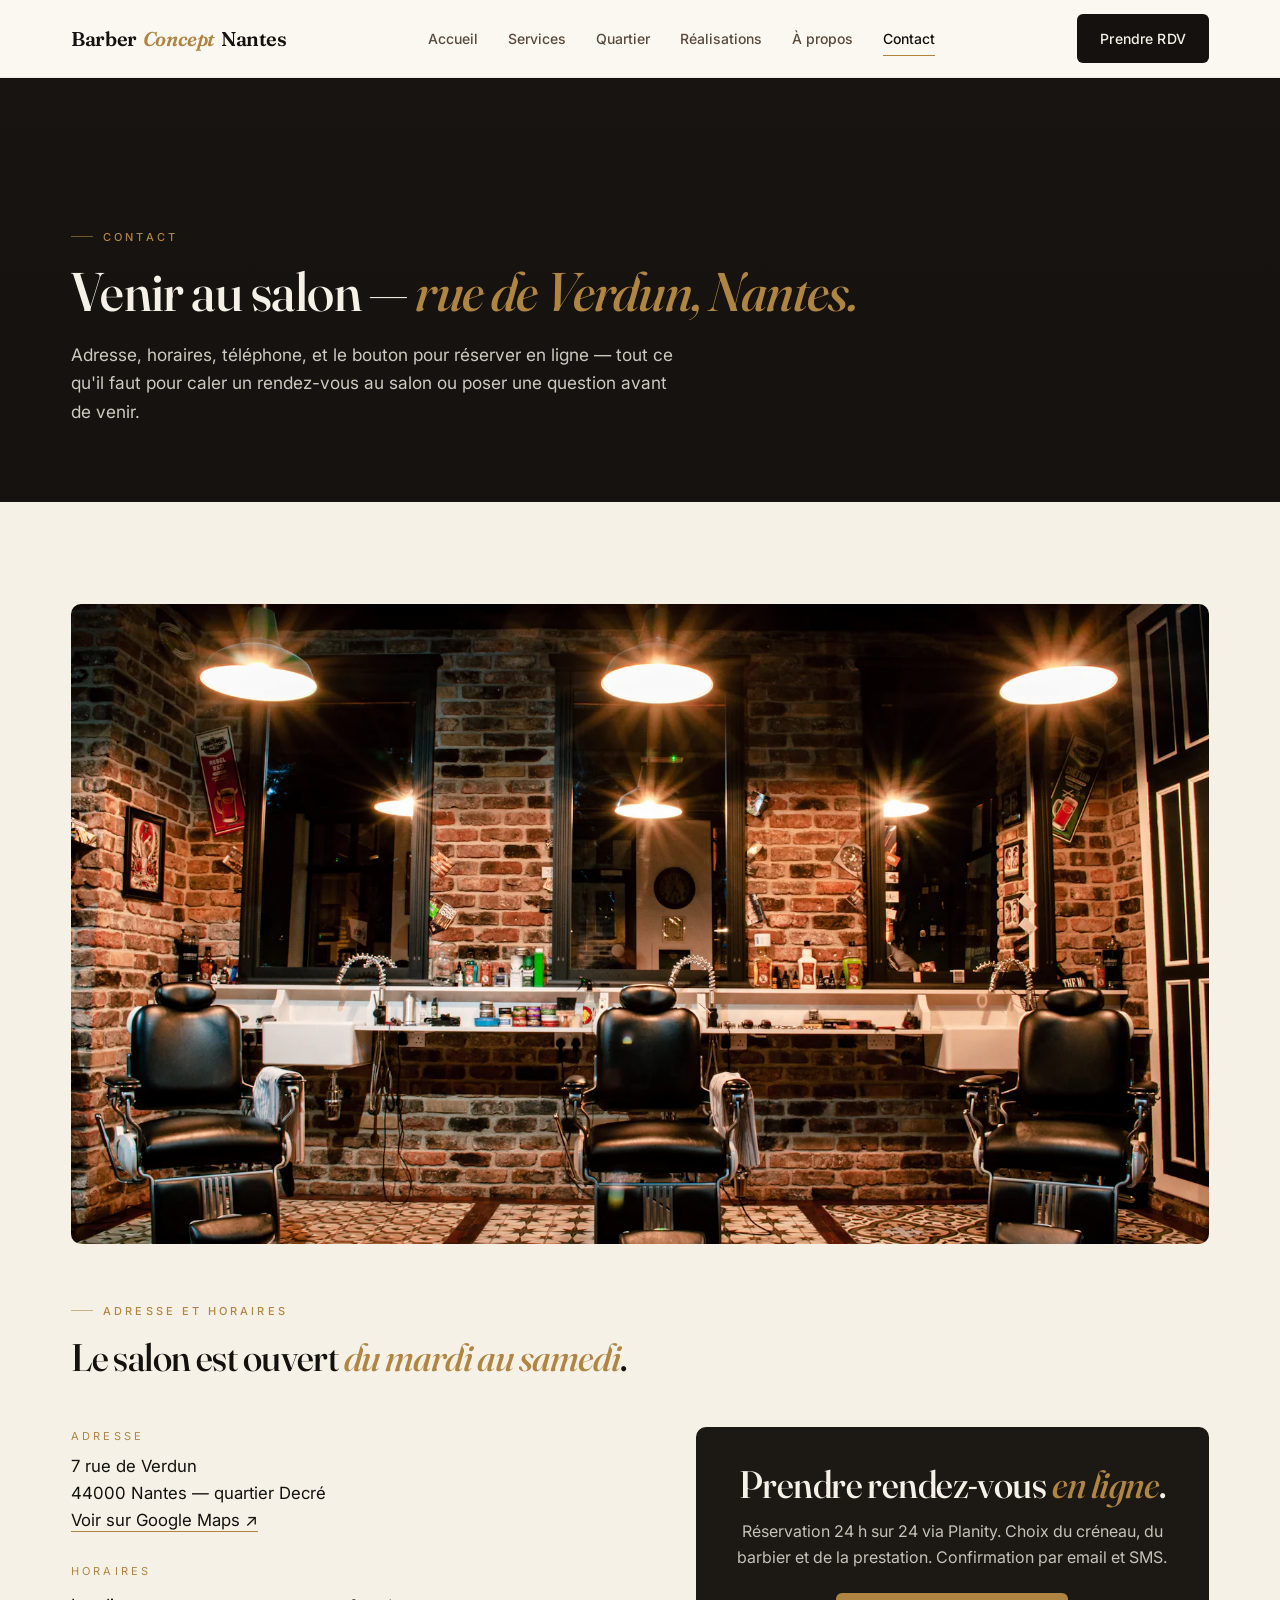
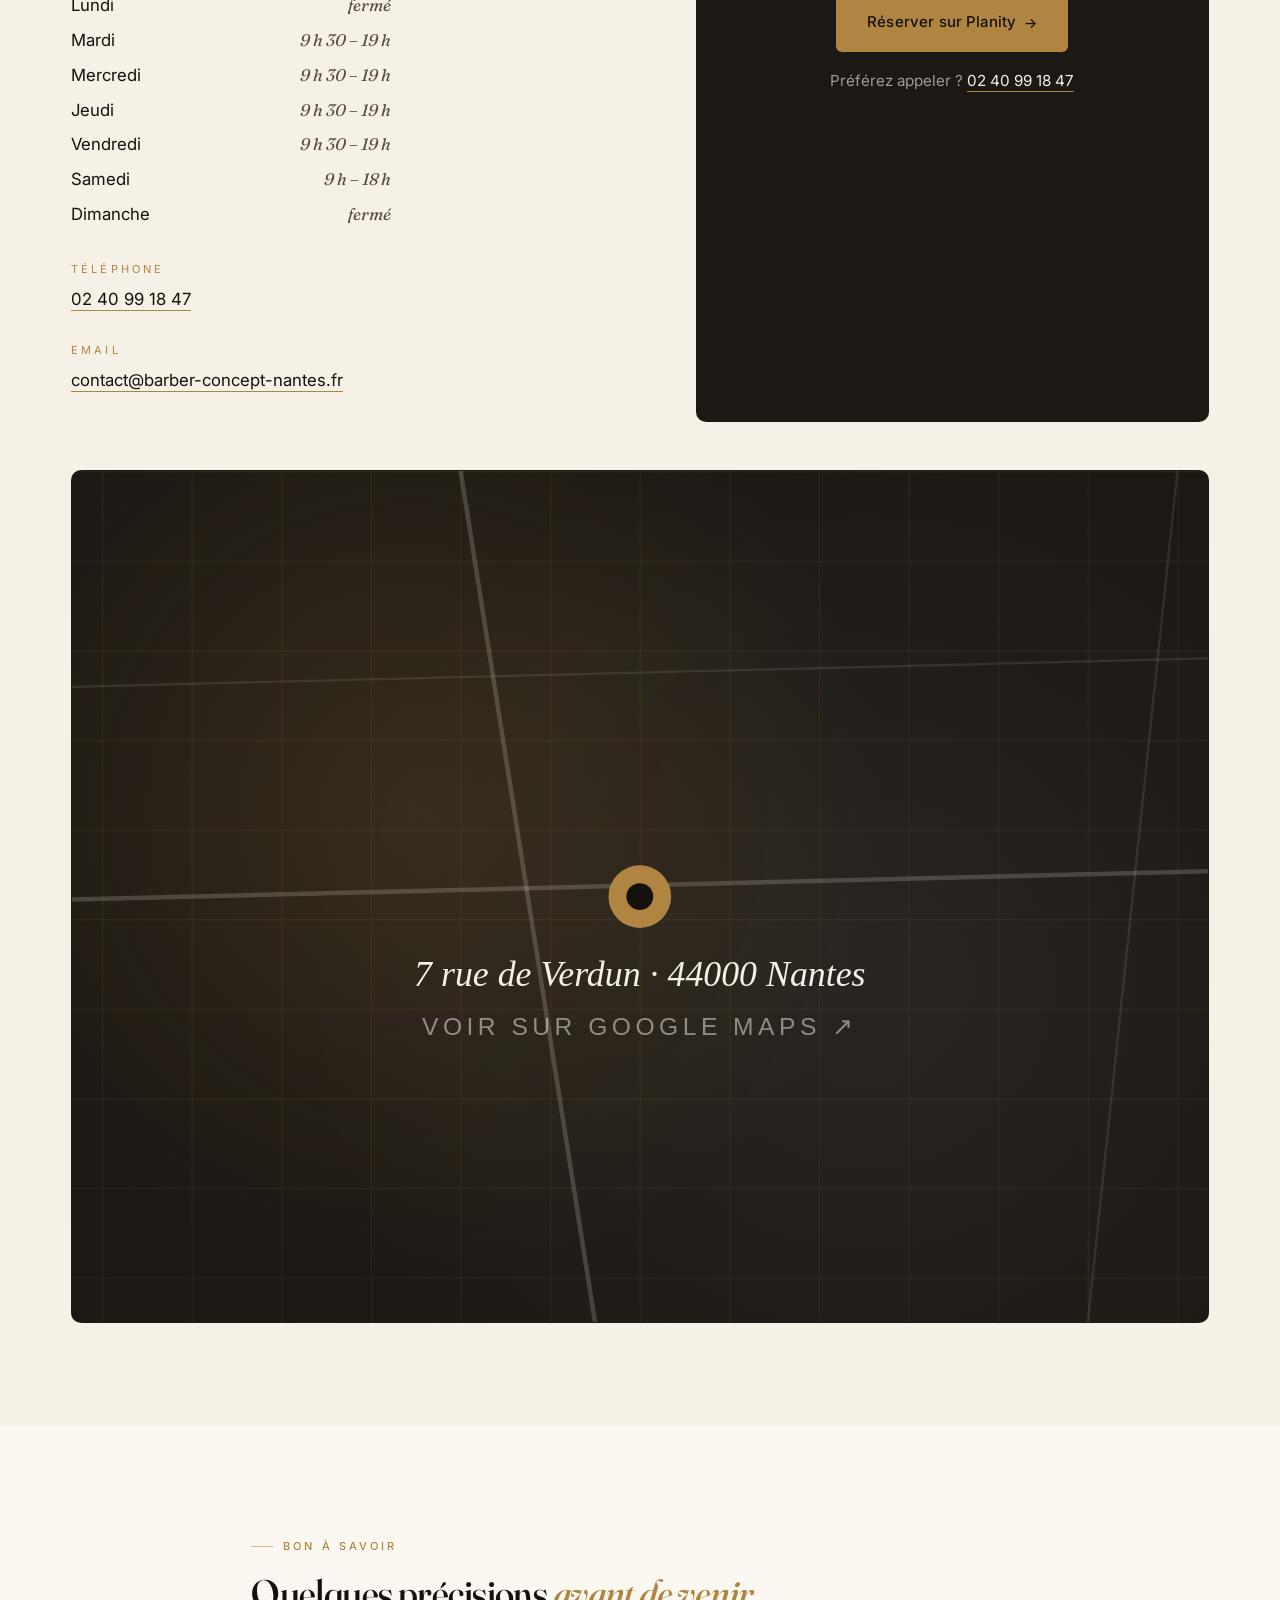
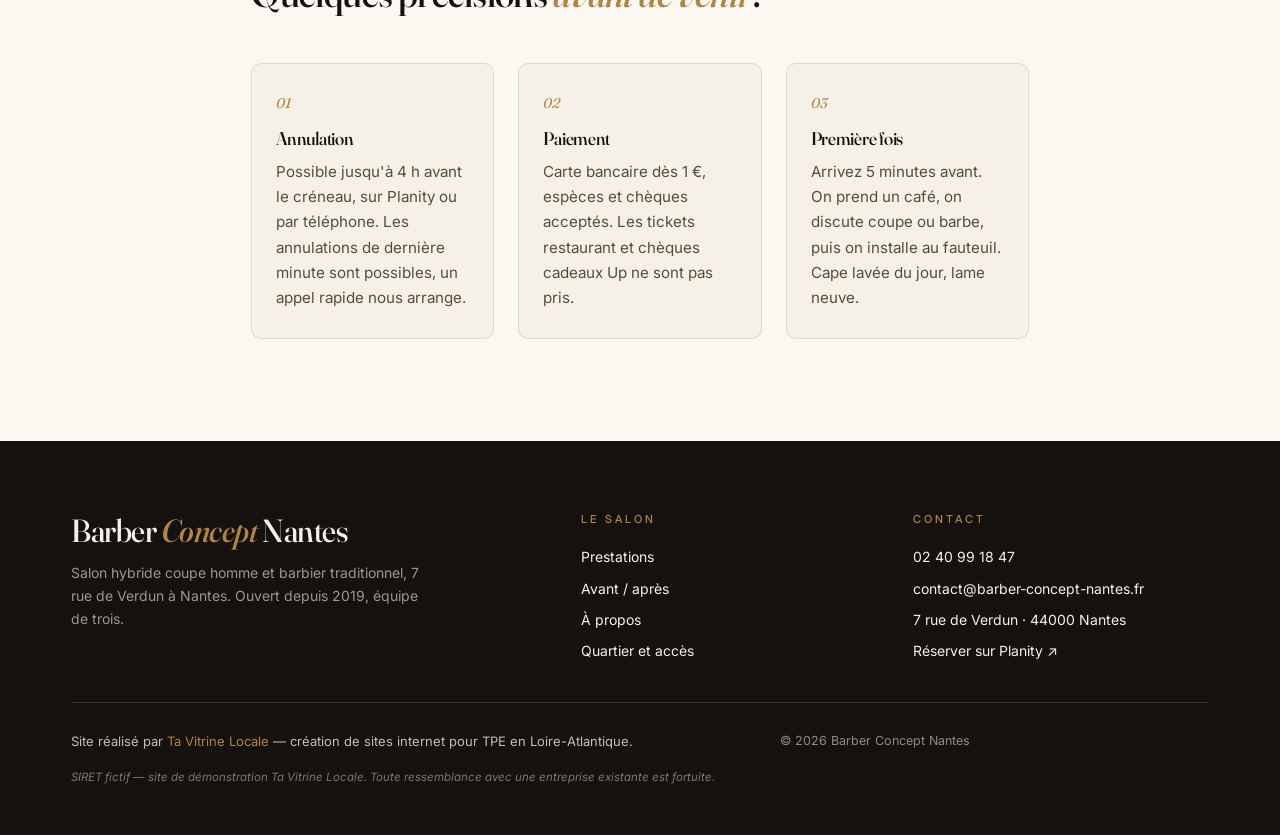
<file: contact.html>
<!DOCTYPE html>
<html lang="fr">
<head>
  <meta charset="UTF-8" />
  <meta name="viewport" content="width=device-width, initial-scale=1, viewport-fit=cover" />
  <meta name="theme-color" content="#14110E" />

  <title>Contact, horaires et RDV · Barber Concept Nantes</title>
  <meta name="description" content="7 rue de Verdun, 44000 Nantes. Téléphone, horaires, plan et prise de rendez-vous en ligne pour le salon Barber Concept Nantes." />
  <meta name="robots" content="noindex, follow" />
  <link rel="canonical" href="https://barbier.tavitrinelocale.fr/contact.html" />

  <meta property="og:type" content="website" />
  <meta property="og:title" content="Contact, horaires et RDV · Barber Concept Nantes" />
  <meta property="og:description" content="Adresse rue de Verdun, horaires, téléphone et réservation en ligne." />
  <meta property="og:url" content="https://barbier.tavitrinelocale.fr/contact.html" />
  <meta property="og:locale" content="fr_FR" />
  <meta property="og:site_name" content="Barber Concept Nantes" />

  <link rel="icon" href="images/favicon.svg" type="image/svg+xml" />

  <link rel="preconnect" href="https://fonts.googleapis.com" />
  <link rel="preconnect" href="https://fonts.gstatic.com" crossorigin />
  <link href="https://fonts.googleapis.com/css2?family=Fraunces:ital,opsz,wght@0,9..144,400;0,9..144,500;0,9..144,600;1,9..144,400;1,9..144,500&family=Inter:wght@400;500&display=swap" rel="stylesheet" />

  <link rel="stylesheet" href="style.css" />

  <script type="application/ld+json">
  {
    "@context": "https://schema.org",
    "@type": "BreadcrumbList",
    "itemListElement": [
      { "@type": "ListItem", "position": 1, "name": "Accueil", "item": "https://barbier.tavitrinelocale.fr/" },
      { "@type": "ListItem", "position": 2, "name": "Contact", "item": "https://barbier.tavitrinelocale.fr/contact.html" }
    ]
  }
  </script>

  <script type="application/ld+json">
  {
    "@context": "https://schema.org",
    "@type": "HairSalon",
    "@id": "https://barbier.tavitrinelocale.fr/#salon",
    "name": "Barber Concept Nantes",
    "url": "https://barbier.tavitrinelocale.fr/",
    "telephone": "+33240991847",
    "email": "contact@barber-concept-nantes.fr",
    "priceRange": "€€",
    "address": {
      "@type": "PostalAddress",
      "streetAddress": "7 rue de Verdun",
      "addressLocality": "Nantes",
      "postalCode": "44000",
      "addressCountry": "FR"
    },
    "geo": { "@type": "GeoCoordinates", "latitude": 47.21717, "longitude": -1.55401 },
    "openingHoursSpecification": [
      { "@type": "OpeningHoursSpecification", "dayOfWeek": ["Tuesday","Wednesday","Thursday","Friday"], "opens": "09:30", "closes": "19:00" },
      { "@type": "OpeningHoursSpecification", "dayOfWeek": "Saturday", "opens": "09:00", "closes": "18:00" }
    ]
  }
  </script>

  <script type="application/ld+json">
  {
    "@context": "https://schema.org",
    "@type": "FAQPage",
    "mainEntity": [
      {
        "@type": "Question",
        "name": "Comment réserver un rendez-vous au salon ?",
        "acceptedAnswer": { "@type": "Answer", "text": "La réservation se fait en ligne via Planity, 24 h sur 24. Pour un mariage ou un tournage, un appel au 02 40 99 18 47 permet de caler la prestation sur-mesure." }
      },
      {
        "@type": "Question",
        "name": "Peut-on annuler ou modifier son rendez-vous ?",
        "acceptedAnswer": { "@type": "Answer", "text": "Oui, jusqu'à 4 heures avant le créneau, directement sur Planity ou par téléphone. Les annulations de dernière minute sont possibles mais nous remercient d'un appel." }
      },
      {
        "@type": "Question",
        "name": "Acceptez-vous les paiements par carte ?",
        "acceptedAnswer": { "@type": "Answer", "text": "Oui, carte bancaire à partir d'1 euro, espèces et chèques. Les tickets Edenred et Up cadeau ne sont pas acceptés." }
      }
    ]
  }
  </script>
</head>
<body>
  <a href="#main" class="skip-link">Aller au contenu</a>

  <header class="site-header" role="banner">
    <div class="container site-header__inner">
      <a href="index.html" class="site-header__logo" aria-label="Barber Concept Nantes — accueil">
        Barber <em>Concept</em> Nantes
      </a>
      <nav class="site-nav" aria-label="Navigation principale">
        <a href="index.html" class="site-nav__link">Accueil</a>
        <a href="services.html" class="site-nav__link">Services</a>
        <a href="zone-intervention.html" class="site-nav__link">Quartier</a>
        <a href="realisations.html" class="site-nav__link">Réalisations</a>
        <a href="a-propos.html" class="site-nav__link">À propos</a>
        <a href="contact.html" class="site-nav__link is-active">Contact</a>
      </nav>
      <div class="site-header__cta-wrap">
        <a href="https://www.planity.com/barber-concept-nantes-44000-nantes" target="_blank" rel="noopener" class="btn btn--primary">Prendre RDV</a>
        <button class="burger" type="button" data-burger aria-label="Ouvrir le menu" aria-expanded="false" aria-controls="mobile-menu">
          <span></span><span></span><span></span>
        </button>
      </div>
    </div>
  </header>

  <div class="mobile-menu" id="mobile-menu" data-mobile-menu aria-hidden="true">
    <nav class="mobile-menu__nav" aria-label="Navigation mobile">
      <a href="index.html">Accueil</a>
      <a href="services.html">Services</a>
      <a href="zone-intervention.html">Le <em>quartier</em></a>
      <a href="realisations.html">Réalisations</a>
      <a href="a-propos.html">À <em>propos</em></a>
      <a href="contact.html">Contact</a>
    </nav>
    <div class="mobile-menu__cta">
      <a href="https://www.planity.com/barber-concept-nantes-44000-nantes" target="_blank" rel="noopener" class="btn btn--accent btn--large">Prendre rendez-vous</a>
    </div>
    <div class="mobile-menu__foot">
      <a href="tel:+33240991847">02 40 99 18 47</a>
      <span>7 rue de Verdun · 44000 Nantes</span>
    </div>
  </div>

  <main id="main">

    <section class="page-hero">
      <div class="container">
        <span class="eyebrow">Contact</span>
        <h1>Venir au salon — <em>rue de Verdun, Nantes.</em></h1>
        <p>Adresse, horaires, téléphone, et le bouton pour réserver en ligne — tout ce qu'il faut pour caler un rendez-vous au salon ou poser une question avant de venir.</p>
      </div>
    </section>

    <section class="section section--alt" id="horaires">
      <div class="container">
        <figure class="contact-photo">
          <img src="images/contact.webp" alt="Vue intérieure d'un salon barbier — fauteuil en cuir devant un mur de briques" width="1600" height="900" loading="lazy" decoding="async" />
        </figure>

        <div class="section__head">
          <span class="eyebrow">Adresse et horaires</span>
          <h2 class="section__title">Le salon est ouvert <em>du mardi au samedi</em>.</h2>
        </div>

        <div class="contact-grid">
          <div class="contact-info">
            <dl>
              <dt>Adresse</dt>
              <dd>
                7 rue de Verdun<br>
                44000 Nantes — quartier Decré<br>
                <a href="https://www.google.com/maps/search/?api=1&query=7+rue+de+Verdun+44000+Nantes" target="_blank" rel="noopener">Voir sur Google Maps ↗</a>
              </dd>

              <dt>Horaires</dt>
              <dd>
                <ul>
                  <li><span>Lundi</span><span class="closed">fermé</span></li>
                  <li><span>Mardi</span><span>9 h 30 – 19 h</span></li>
                  <li><span>Mercredi</span><span>9 h 30 – 19 h</span></li>
                  <li><span>Jeudi</span><span>9 h 30 – 19 h</span></li>
                  <li><span>Vendredi</span><span>9 h 30 – 19 h</span></li>
                  <li><span>Samedi</span><span>9 h – 18 h</span></li>
                  <li><span>Dimanche</span><span class="closed">fermé</span></li>
                </ul>
              </dd>

              <dt>Téléphone</dt>
              <dd><a href="tel:+33240991847">02 40 99 18 47</a></dd>

              <dt>Email</dt>
              <dd><a href="mailto:contact@barber-concept-nantes.fr">contact@barber-concept-nantes.fr</a></dd>
            </dl>
          </div>

          <div id="rdv" class="contact-rdv">
            <h2>Prendre rendez-vous <em>en ligne</em>.</h2>
            <p>Réservation 24 h sur 24 via Planity. Choix du créneau, du barbier et de la prestation. Confirmation par email et SMS.</p>
            <a href="https://www.planity.com/barber-concept-nantes-44000-nantes" target="_blank" rel="noopener" class="btn btn--accent btn--large">Réserver sur Planity <span class="btn__arrow" aria-hidden="true">→</span></a>
            <span class="contact-rdv__phone">Préférez appeler ? <a href="tel:+33240991847">02 40 99 18 47</a></span>
          </div>
        </div>

        <div style="margin-top:48px">
          <a class="locate__map" href="https://www.google.com/maps/search/?api=1&query=7+rue+de+Verdun+44000+Nantes" target="_blank" rel="noopener" aria-label="Ouvrir le plan d'accès dans Google Maps" style="display:block">
            <svg viewBox="0 0 1200 380" xmlns="http://www.w3.org/2000/svg" preserveAspectRatio="xMidYMid slice" aria-hidden="true">
              <defs>
                <pattern id="gridc" width="40" height="40" patternUnits="userSpaceOnUse">
                  <path d="M40 0H0V40" fill="none" stroke="rgba(176,133,66,0.10)" stroke-width="1"/>
                </pattern>
              </defs>
              <rect width="1200" height="380" fill="url(#gridc)"/>
              <path d="M0 200 L1200 170" stroke="rgba(246,241,231,0.18)" stroke-width="2"/>
              <path d="M520 0 L580 380" stroke="rgba(246,241,231,0.18)" stroke-width="2"/>
              <path d="M200 100 L1000 80" stroke="rgba(246,241,231,0.10)" stroke-width="1"/>
              <path d="M840 0 L800 380" stroke="rgba(246,241,231,0.10)" stroke-width="1"/>
              <circle cx="600" cy="190" r="14" fill="#B08542"/>
              <circle cx="600" cy="190" r="6" fill="#14110E"/>
              <text x="600" y="230" text-anchor="middle" fill="#F6F1E7" font-family="serif" font-style="italic" font-size="16">7 rue de Verdun · 44000 Nantes</text>
              <text x="600" y="252" text-anchor="middle" fill="rgba(246,241,231,0.5)" font-family="sans-serif" font-size="11" letter-spacing="2">VOIR SUR GOOGLE MAPS ↗</text>
            </svg>
          </a>
        </div>
      </div>
    </section>

    <section class="section">
      <div class="container container--narrow">
        <div class="section__head">
          <span class="eyebrow">Bon à savoir</span>
          <h2 class="section__title">Quelques précisions <em>avant de venir</em>.</h2>
        </div>
        <div class="values-grid">
          <article class="value">
            <span class="value__num">01</span>
            <h3>Annulation</h3>
            <p>Possible jusqu'à 4 h avant le créneau, sur Planity ou par téléphone. Les annulations de dernière minute sont possibles, un appel rapide nous arrange.</p>
          </article>
          <article class="value">
            <span class="value__num">02</span>
            <h3>Paiement</h3>
            <p>Carte bancaire dès 1 €, espèces et chèques acceptés. Les tickets restaurant et chèques cadeaux Up ne sont pas pris.</p>
          </article>
          <article class="value">
            <span class="value__num">03</span>
            <h3>Première fois</h3>
            <p>Arrivez 5 minutes avant. On prend un café, on discute coupe ou barbe, puis on installe au fauteuil. Cape lavée du jour, lame neuve.</p>
          </article>
        </div>
      </div>
    </section>

  </main>

  <footer class="site-footer" role="contentinfo">
    <div class="container">
      <div class="site-footer__top">
        <div class="site-footer__brand">
          <h2>Barber <em>Concept</em> Nantes</h2>
          <p>Salon hybride coupe homme et barbier traditionnel, 7 rue de Verdun à Nantes. Ouvert depuis 2019, équipe de trois.</p>
        </div>
        <div class="site-footer__col">
          <h3>Le salon</h3>
          <a href="services.html">Prestations</a>
          <a href="realisations.html">Avant / après</a>
          <a href="a-propos.html">À propos</a>
          <a href="zone-intervention.html">Quartier et accès</a>
        </div>
        <div class="site-footer__col">
          <h3>Contact</h3>
          <a href="tel:+33240991847">02 40 99 18 47</a>
          <a href="mailto:contact@barber-concept-nantes.fr">contact@barber-concept-nantes.fr</a>
          <span>7 rue de Verdun · 44000 Nantes</span>
          <a href="https://www.planity.com/barber-concept-nantes-44000-nantes" target="_blank" rel="noopener">Réserver sur Planity ↗</a>
        </div>
      </div>
      <div class="site-footer__bottom">
        <div>
          <p class="site-footer__credit">Site réalisé par <a href="https://tavitrinelocale.fr" rel="noopener">Ta Vitrine Locale</a> — création de sites internet pour TPE en Loire-Atlantique.</p>
          <p class="site-footer__mention">SIRET fictif — site de démonstration Ta Vitrine Locale. Toute ressemblance avec une entreprise existante est fortuite.</p>
        </div>
        <p>© 2026 Barber Concept Nantes</p>
      </div>
    </div>
  </footer>

  <script src="script.js" defer></script>
</body>
</html>
</file>
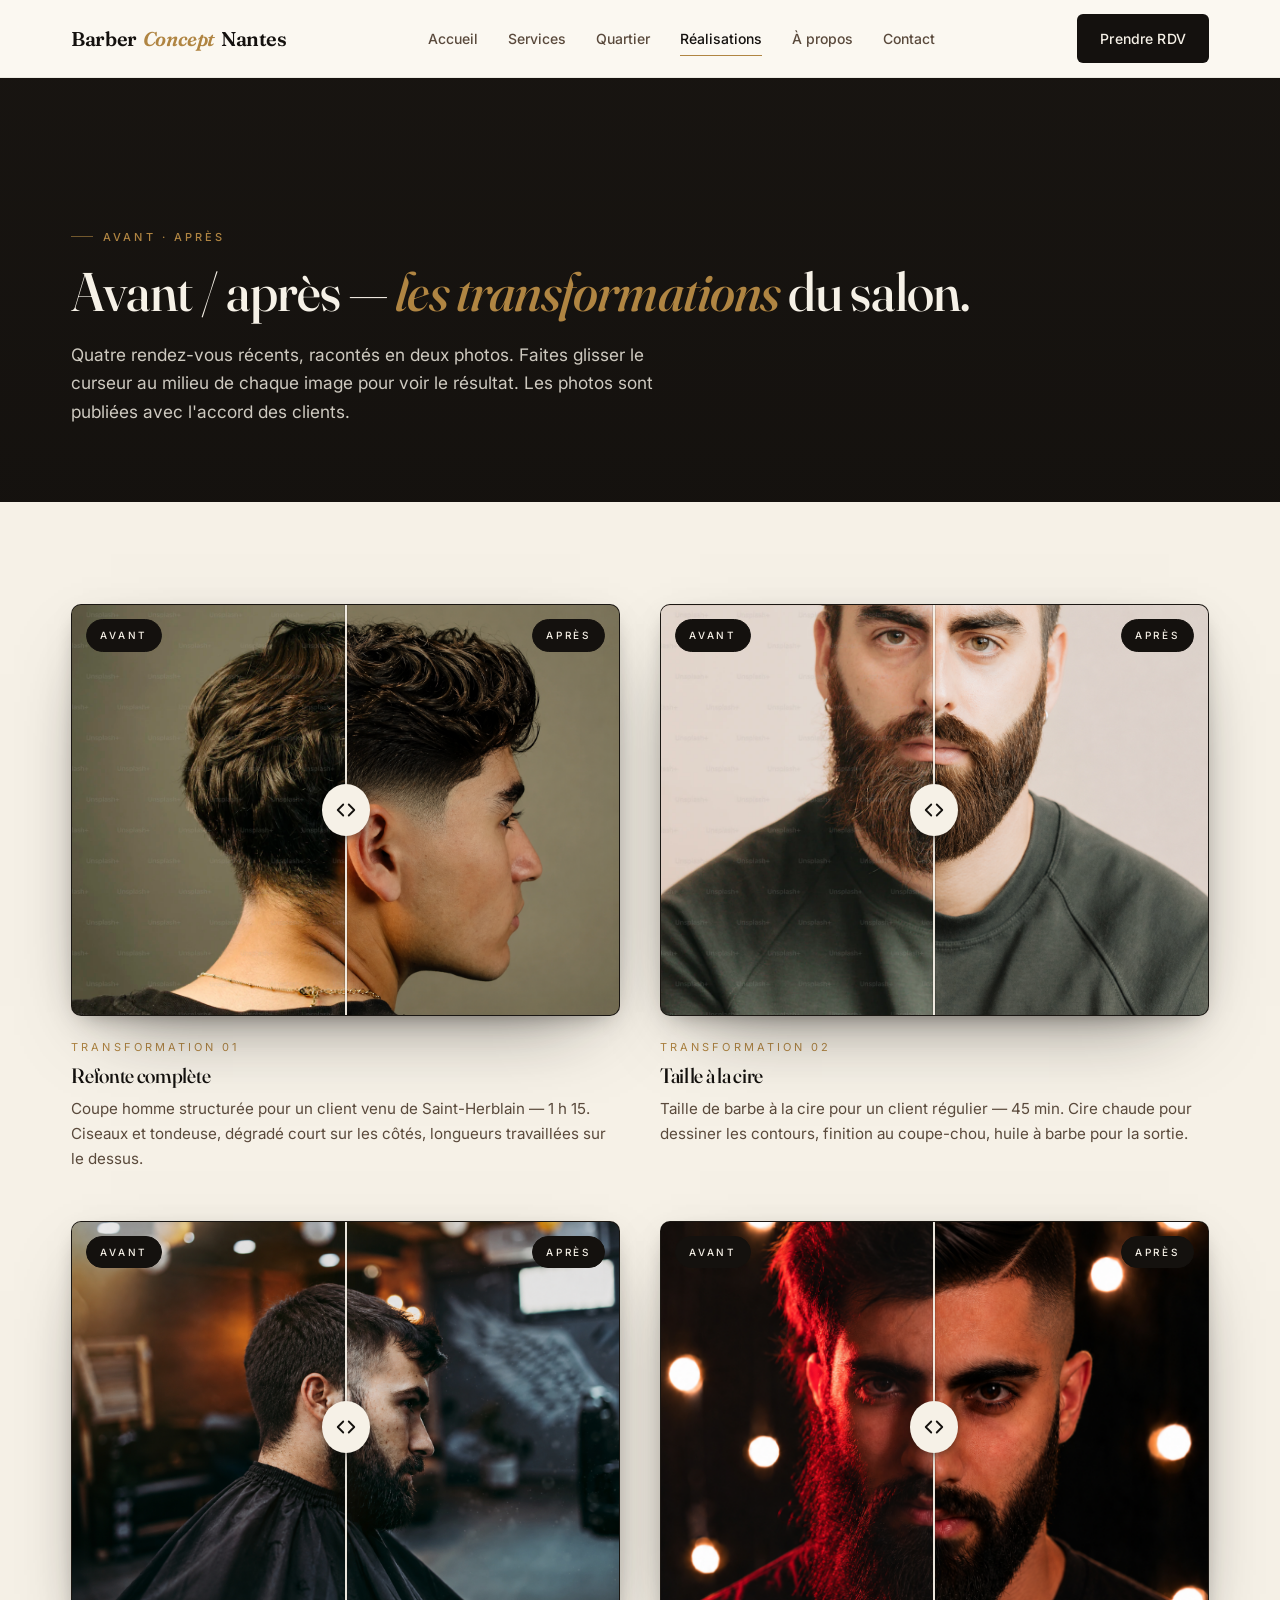
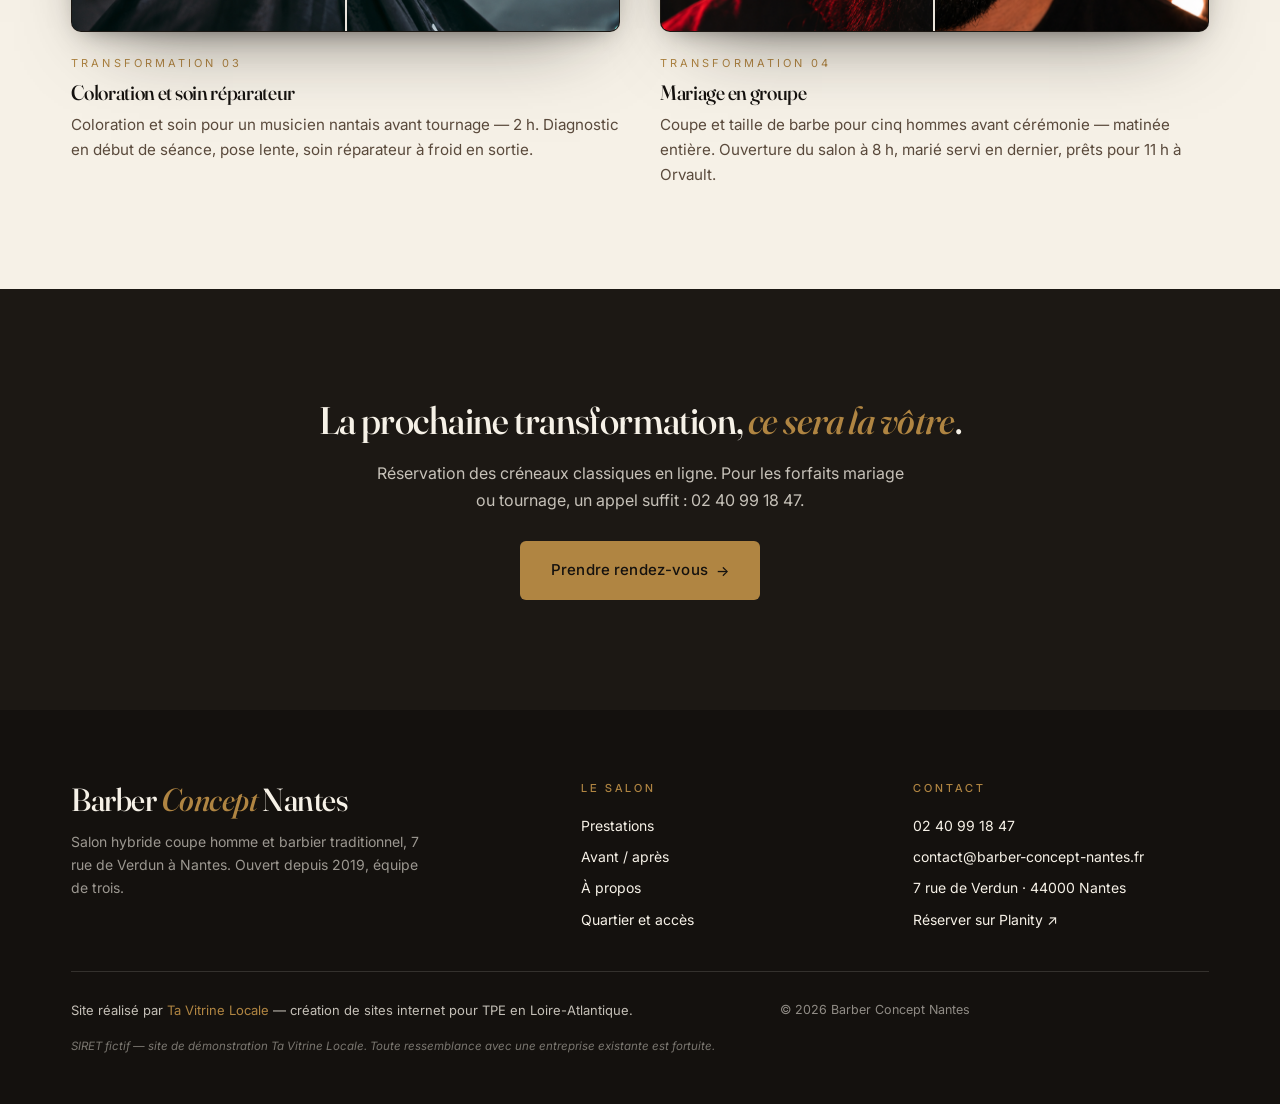
<file: realisations.html>
<!DOCTYPE html>
<html lang="fr">
<head>
  <meta charset="UTF-8" />
  <meta name="viewport" content="width=device-width, initial-scale=1, viewport-fit=cover" />
  <meta name="theme-color" content="#14110E" />

  <title>Avant / après — 4 transformations · Barber Concept Nantes</title>
  <meta name="description" content="Quatre transformations récentes coupe et barbe au salon Barber Concept Nantes : refonte, taille de barbe, coloration, mariage." />
  <meta name="robots" content="noindex, follow" />
  <link rel="canonical" href="https://barbier.tavitrinelocale.fr/realisations.html" />

  <meta property="og:type" content="website" />
  <meta property="og:title" content="Avant / après — 4 transformations · Barber Concept Nantes" />
  <meta property="og:description" content="Quatre paires avant/après glissables : refonte coupe, taille de barbe, coloration, mariage." />
  <meta property="og:url" content="https://barbier.tavitrinelocale.fr/realisations.html" />
  <meta property="og:locale" content="fr_FR" />
  <meta property="og:site_name" content="Barber Concept Nantes" />

  <link rel="icon" href="images/favicon.svg" type="image/svg+xml" />

  <link rel="preconnect" href="https://fonts.googleapis.com" />
  <link rel="preconnect" href="https://fonts.gstatic.com" crossorigin />
  <link href="https://fonts.googleapis.com/css2?family=Fraunces:ital,opsz,wght@0,9..144,400;0,9..144,500;0,9..144,600;1,9..144,400;1,9..144,500&family=Inter:wght@400;500&display=swap" rel="stylesheet" />

  <link rel="stylesheet" href="style.css" />

  <script type="application/ld+json">
  {
    "@context": "https://schema.org",
    "@type": "BreadcrumbList",
    "itemListElement": [
      { "@type": "ListItem", "position": 1, "name": "Accueil", "item": "https://barbier.tavitrinelocale.fr/" },
      { "@type": "ListItem", "position": 2, "name": "Réalisations", "item": "https://barbier.tavitrinelocale.fr/realisations.html" }
    ]
  }
  </script>
</head>
<body>
  <a href="#main" class="skip-link">Aller au contenu</a>

  <header class="site-header" role="banner">
    <div class="container site-header__inner">
      <a href="index.html" class="site-header__logo" aria-label="Barber Concept Nantes — accueil">
        Barber <em>Concept</em> Nantes
      </a>
      <nav class="site-nav" aria-label="Navigation principale">
        <a href="index.html" class="site-nav__link">Accueil</a>
        <a href="services.html" class="site-nav__link">Services</a>
        <a href="zone-intervention.html" class="site-nav__link">Quartier</a>
        <a href="realisations.html" class="site-nav__link is-active">Réalisations</a>
        <a href="a-propos.html" class="site-nav__link">À propos</a>
        <a href="contact.html" class="site-nav__link">Contact</a>
      </nav>
      <div class="site-header__cta-wrap">
        <a href="https://www.planity.com/barber-concept-nantes-44000-nantes" target="_blank" rel="noopener" class="btn btn--primary">Prendre RDV</a>
        <button class="burger" type="button" data-burger aria-label="Ouvrir le menu" aria-expanded="false" aria-controls="mobile-menu">
          <span></span><span></span><span></span>
        </button>
      </div>
    </div>
  </header>

  <div class="mobile-menu" id="mobile-menu" data-mobile-menu aria-hidden="true">
    <nav class="mobile-menu__nav" aria-label="Navigation mobile">
      <a href="index.html">Accueil</a>
      <a href="services.html">Services</a>
      <a href="zone-intervention.html">Le <em>quartier</em></a>
      <a href="realisations.html">Réalisations</a>
      <a href="a-propos.html">À <em>propos</em></a>
      <a href="contact.html">Contact</a>
    </nav>
    <div class="mobile-menu__cta">
      <a href="https://www.planity.com/barber-concept-nantes-44000-nantes" target="_blank" rel="noopener" class="btn btn--accent btn--large">Prendre rendez-vous</a>
    </div>
    <div class="mobile-menu__foot">
      <a href="tel:+33240991847">02 40 99 18 47</a>
      <span>7 rue de Verdun · 44000 Nantes</span>
    </div>
  </div>

  <main id="main">

    <section class="page-hero">
      <div class="container">
        <span class="eyebrow">Avant · après</span>
        <h1>Avant / après — <em>les transformations</em> du salon.</h1>
        <p>Quatre rendez-vous récents, racontés en deux photos. Faites glisser le curseur au milieu de chaque image pour voir le résultat. Les photos sont publiées avec l'accord des clients.</p>
      </div>
    </section>

    <section class="section section--alt">
      <div class="container">
        <div class="ba-list">

          <!-- BA 1 — REFONTE COUPE -->
          <figure class="ba" id="ba-1">
            <div class="compare" data-compare style="--split: 50%;">
              <div class="compare__layer compare__layer--after" aria-hidden="true">
                <img src="images/apres-1.png" alt="Coupe homme nette et structurée après passage chez Barber Concept Nantes" width="1200" height="900" loading="lazy" decoding="async">
              </div>
              <div class="compare__layer compare__layer--before" aria-hidden="true">
                <img src="images/avant-1.webp" alt="Cheveux plus longs et moins structurés avant la coupe chez Barber Concept Nantes" width="1200" height="900" loading="lazy" decoding="async">
              </div>
              <span class="compare__label compare__label--before" aria-hidden="true">Avant</span>
              <span class="compare__label compare__label--after" aria-hidden="true">Après</span>
              <button type="button" class="compare__handle" data-compare-handle role="slider" aria-label="Faire glisser pour comparer l'avant et l'après — refonte coupe" aria-valuemin="0" aria-valuemax="100" aria-valuenow="50">
                <span class="compare__handle-line" aria-hidden="true"></span>
                <span class="compare__handle-knob" aria-hidden="true">
                  <svg viewBox="0 0 24 24" fill="none" stroke="currentColor" stroke-width="2" stroke-linecap="round" stroke-linejoin="round">
                    <polyline points="9 6 3 12 9 18"></polyline><polyline points="15 6 21 12 15 18"></polyline>
                  </svg>
                </span>
              </button>
            </div>
            <figcaption class="ba__caption">
              <span class="ba__caption-num">Transformation 01</span>
              <h3>Refonte complète</h3>
              <p>Coupe homme structurée pour un client venu de Saint-Herblain — 1 h 15. Ciseaux et tondeuse, dégradé court sur les côtés, longueurs travaillées sur le dessus.</p>
            </figcaption>
          </figure>

          <!-- BA 2 — TAILLE DE BARBE -->
          <figure class="ba" id="ba-2">
            <div class="compare" data-compare style="--split: 50%;">
              <div class="compare__layer compare__layer--after" aria-hidden="true">
                <img src="images/apres-2.png" alt="Barbe taillée et soignée après passage chez Barber Concept Nantes" width="1200" height="900" loading="lazy" decoding="async">
              </div>
              <div class="compare__layer compare__layer--before" aria-hidden="true">
                <img src="images/avant-2.webp" alt="Barbe longue et non taillée avant le passage chez Barber Concept Nantes" width="1200" height="900" loading="lazy" decoding="async">
              </div>
              <span class="compare__label compare__label--before" aria-hidden="true">Avant</span>
              <span class="compare__label compare__label--after" aria-hidden="true">Après</span>
              <button type="button" class="compare__handle" data-compare-handle role="slider" aria-label="Faire glisser pour comparer l'avant et l'après — taille de barbe" aria-valuemin="0" aria-valuemax="100" aria-valuenow="50">
                <span class="compare__handle-line" aria-hidden="true"></span>
                <span class="compare__handle-knob" aria-hidden="true">
                  <svg viewBox="0 0 24 24" fill="none" stroke="currentColor" stroke-width="2" stroke-linecap="round" stroke-linejoin="round">
                    <polyline points="9 6 3 12 9 18"></polyline><polyline points="15 6 21 12 15 18"></polyline>
                  </svg>
                </span>
              </button>
            </div>
            <figcaption class="ba__caption">
              <span class="ba__caption-num">Transformation 02</span>
              <h3>Taille à la cire</h3>
              <p>Taille de barbe à la cire pour un client régulier — 45 min. Cire chaude pour dessiner les contours, finition au coupe-chou, huile à barbe pour la sortie.</p>
            </figcaption>
          </figure>

          <!-- BA 3 — COLORATION + COUPE -->
          <figure class="ba" id="ba-3">
            <div class="compare" data-compare style="--split: 50%;">
              <div class="compare__layer compare__layer--after" aria-hidden="true">
                <img src="images/apres-3.png" alt="Cheveux travaillés après coloration et soin réparateur au salon" width="1200" height="900" loading="lazy" decoding="async">
              </div>
              <div class="compare__layer compare__layer--before" aria-hidden="true">
                <img src="images/avant-3.png" alt="Cheveux avant coloration et soin réparateur au salon" width="1200" height="900" loading="lazy" decoding="async">
              </div>
              <span class="compare__label compare__label--before" aria-hidden="true">Avant</span>
              <span class="compare__label compare__label--after" aria-hidden="true">Après</span>
              <button type="button" class="compare__handle" data-compare-handle role="slider" aria-label="Faire glisser pour comparer l'avant et l'après — coloration et soin" aria-valuemin="0" aria-valuemax="100" aria-valuenow="50">
                <span class="compare__handle-line" aria-hidden="true"></span>
                <span class="compare__handle-knob" aria-hidden="true">
                  <svg viewBox="0 0 24 24" fill="none" stroke="currentColor" stroke-width="2" stroke-linecap="round" stroke-linejoin="round">
                    <polyline points="9 6 3 12 9 18"></polyline><polyline points="15 6 21 12 15 18"></polyline>
                  </svg>
                </span>
              </button>
            </div>
            <figcaption class="ba__caption">
              <span class="ba__caption-num">Transformation 03</span>
              <h3>Coloration et soin réparateur</h3>
              <p>Coloration et soin pour un musicien nantais avant tournage — 2 h. Diagnostic en début de séance, pose lente, soin réparateur à froid en sortie.</p>
            </figcaption>
          </figure>

          <!-- BA 4 — MARIAGE -->
          <figure class="ba" id="ba-4">
            <div class="compare" data-compare style="--split: 50%;">
              <div class="compare__layer compare__layer--after" aria-hidden="true">
                <img src="images/apres-4.png" alt="Homme coiffé et taillé prêt pour la cérémonie par Barber Concept Nantes" width="1200" height="900" loading="lazy" decoding="async">
              </div>
              <div class="compare__layer compare__layer--before" aria-hidden="true">
                <img src="images/avant-4.png" alt="Cheveux et barbe avant la mise en beauté pour la cérémonie" width="1200" height="900" loading="lazy" decoding="async">
              </div>
              <span class="compare__label compare__label--before" aria-hidden="true">Avant</span>
              <span class="compare__label compare__label--after" aria-hidden="true">Après</span>
              <button type="button" class="compare__handle" data-compare-handle role="slider" aria-label="Faire glisser pour comparer l'avant et l'après — mariage groupe" aria-valuemin="0" aria-valuemax="100" aria-valuenow="50">
                <span class="compare__handle-line" aria-hidden="true"></span>
                <span class="compare__handle-knob" aria-hidden="true">
                  <svg viewBox="0 0 24 24" fill="none" stroke="currentColor" stroke-width="2" stroke-linecap="round" stroke-linejoin="round">
                    <polyline points="9 6 3 12 9 18"></polyline><polyline points="15 6 21 12 15 18"></polyline>
                  </svg>
                </span>
              </button>
            </div>
            <figcaption class="ba__caption">
              <span class="ba__caption-num">Transformation 04</span>
              <h3>Mariage en groupe</h3>
              <p>Coupe et taille de barbe pour cinq hommes avant cérémonie — matinée entière. Ouverture du salon à 8 h, marié servi en dernier, prêts pour 11 h à Orvault.</p>
            </figcaption>
          </figure>

        </div>
      </div>
    </section>

    <section class="cta-band">
      <div class="container">
        <h2>La prochaine transformation, <em>ce sera la vôtre</em>.</h2>
        <p>Réservation des créneaux classiques en ligne. Pour les forfaits mariage ou tournage, un appel suffit : 02 40 99 18 47.</p>
        <a href="https://www.planity.com/barber-concept-nantes-44000-nantes" target="_blank" rel="noopener" class="btn btn--accent btn--large">Prendre rendez-vous <span class="btn__arrow" aria-hidden="true">→</span></a>
      </div>
    </section>

  </main>

  <footer class="site-footer" role="contentinfo">
    <div class="container">
      <div class="site-footer__top">
        <div class="site-footer__brand">
          <h2>Barber <em>Concept</em> Nantes</h2>
          <p>Salon hybride coupe homme et barbier traditionnel, 7 rue de Verdun à Nantes. Ouvert depuis 2019, équipe de trois.</p>
        </div>
        <div class="site-footer__col">
          <h3>Le salon</h3>
          <a href="services.html">Prestations</a>
          <a href="realisations.html">Avant / après</a>
          <a href="a-propos.html">À propos</a>
          <a href="zone-intervention.html">Quartier et accès</a>
        </div>
        <div class="site-footer__col">
          <h3>Contact</h3>
          <a href="tel:+33240991847">02 40 99 18 47</a>
          <a href="mailto:contact@barber-concept-nantes.fr">contact@barber-concept-nantes.fr</a>
          <span>7 rue de Verdun · 44000 Nantes</span>
          <a href="https://www.planity.com/barber-concept-nantes-44000-nantes" target="_blank" rel="noopener">Réserver sur Planity ↗</a>
        </div>
      </div>
      <div class="site-footer__bottom">
        <div>
          <p class="site-footer__credit">Site réalisé par <a href="https://tavitrinelocale.fr" rel="noopener">Ta Vitrine Locale</a> — création de sites internet pour TPE en Loire-Atlantique.</p>
          <p class="site-footer__mention">SIRET fictif — site de démonstration Ta Vitrine Locale. Toute ressemblance avec une entreprise existante est fortuite.</p>
        </div>
        <p>© 2026 Barber Concept Nantes</p>
      </div>
    </div>
  </footer>

  <script src="script.js" defer></script>
</body>
</html>
</file>
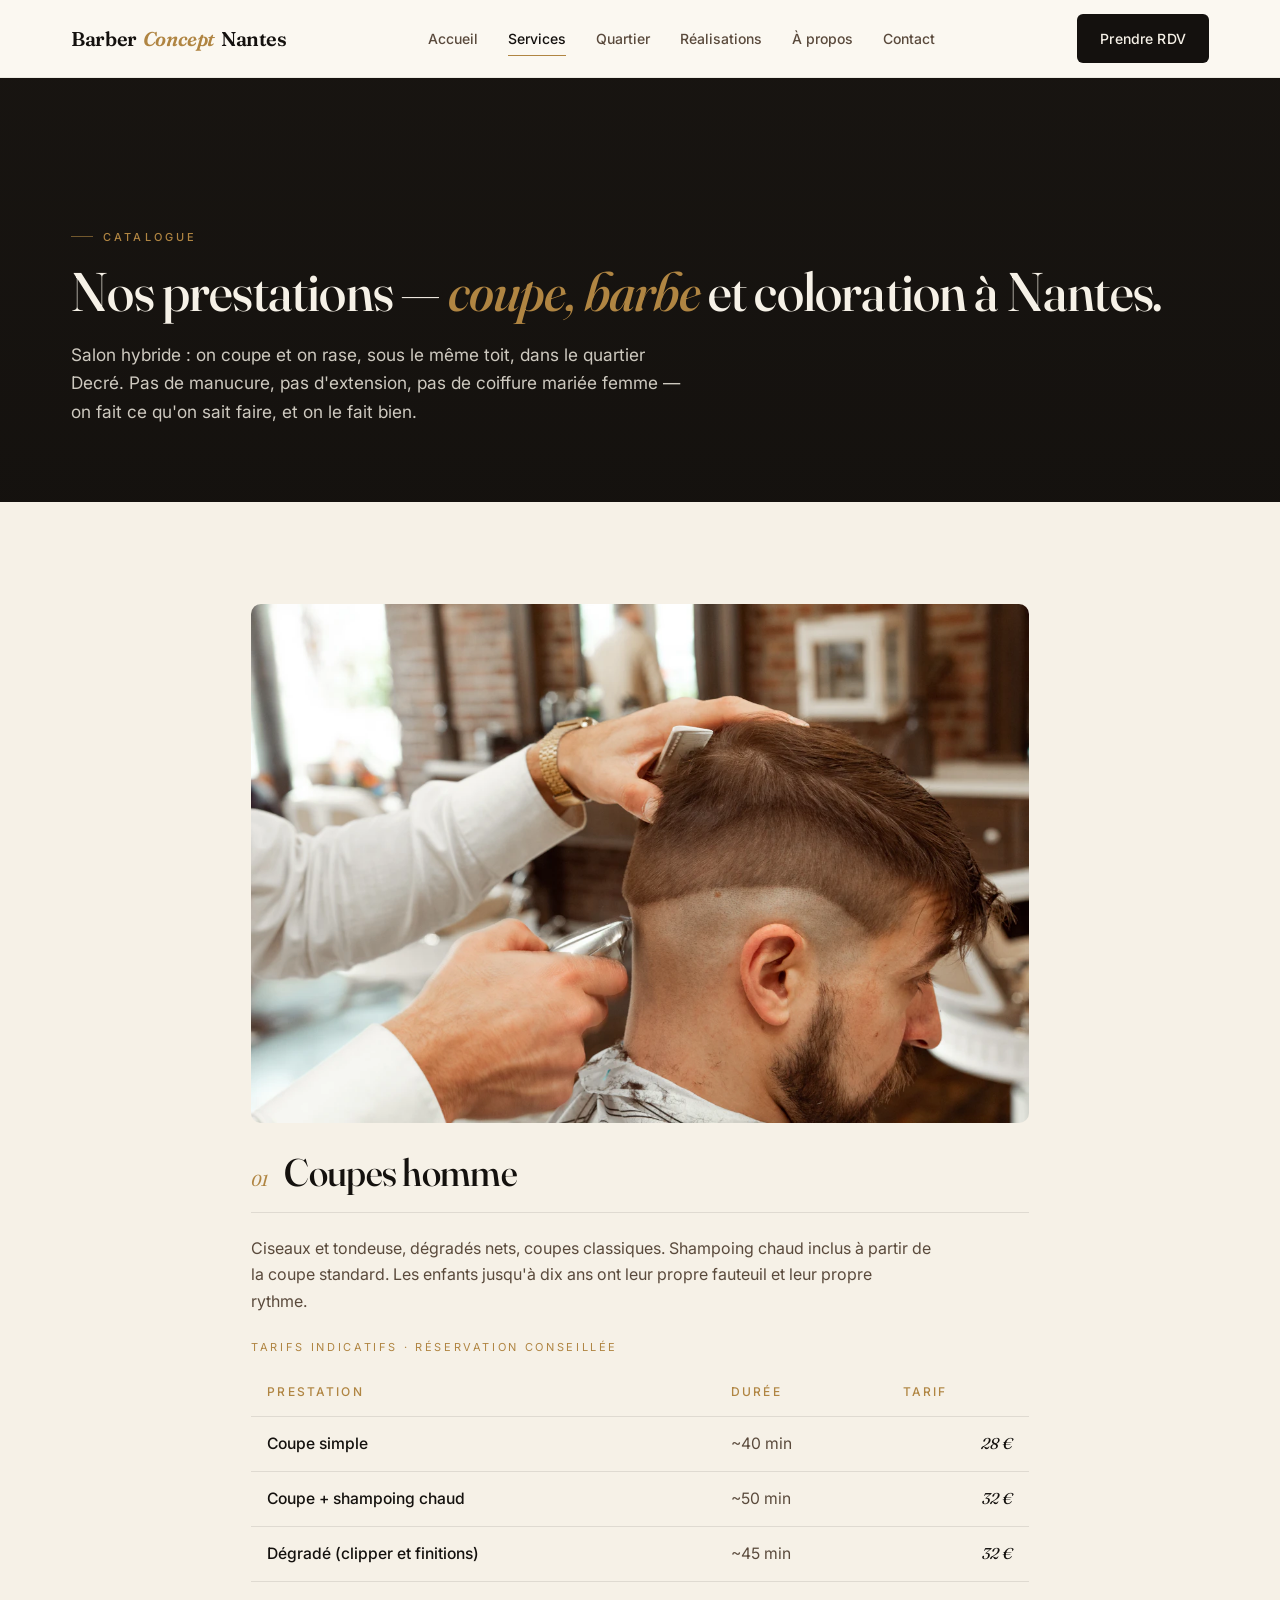
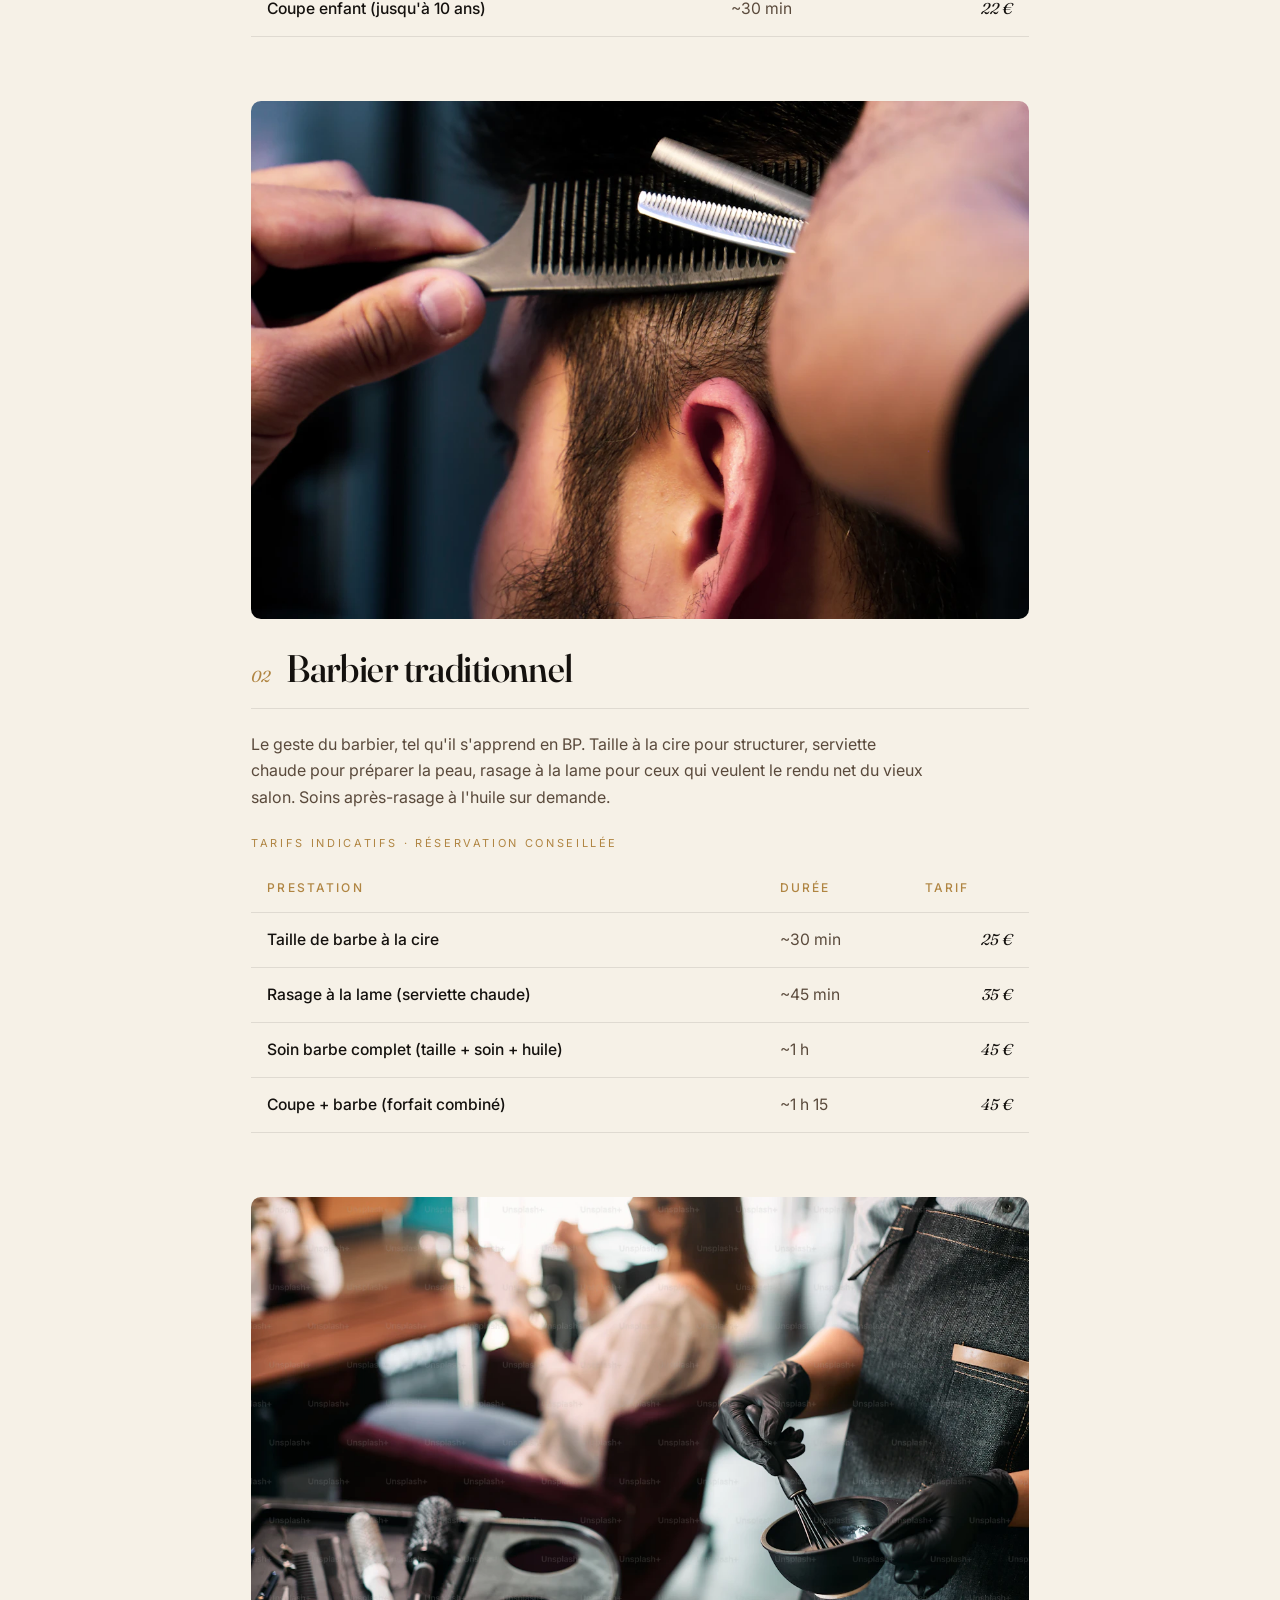
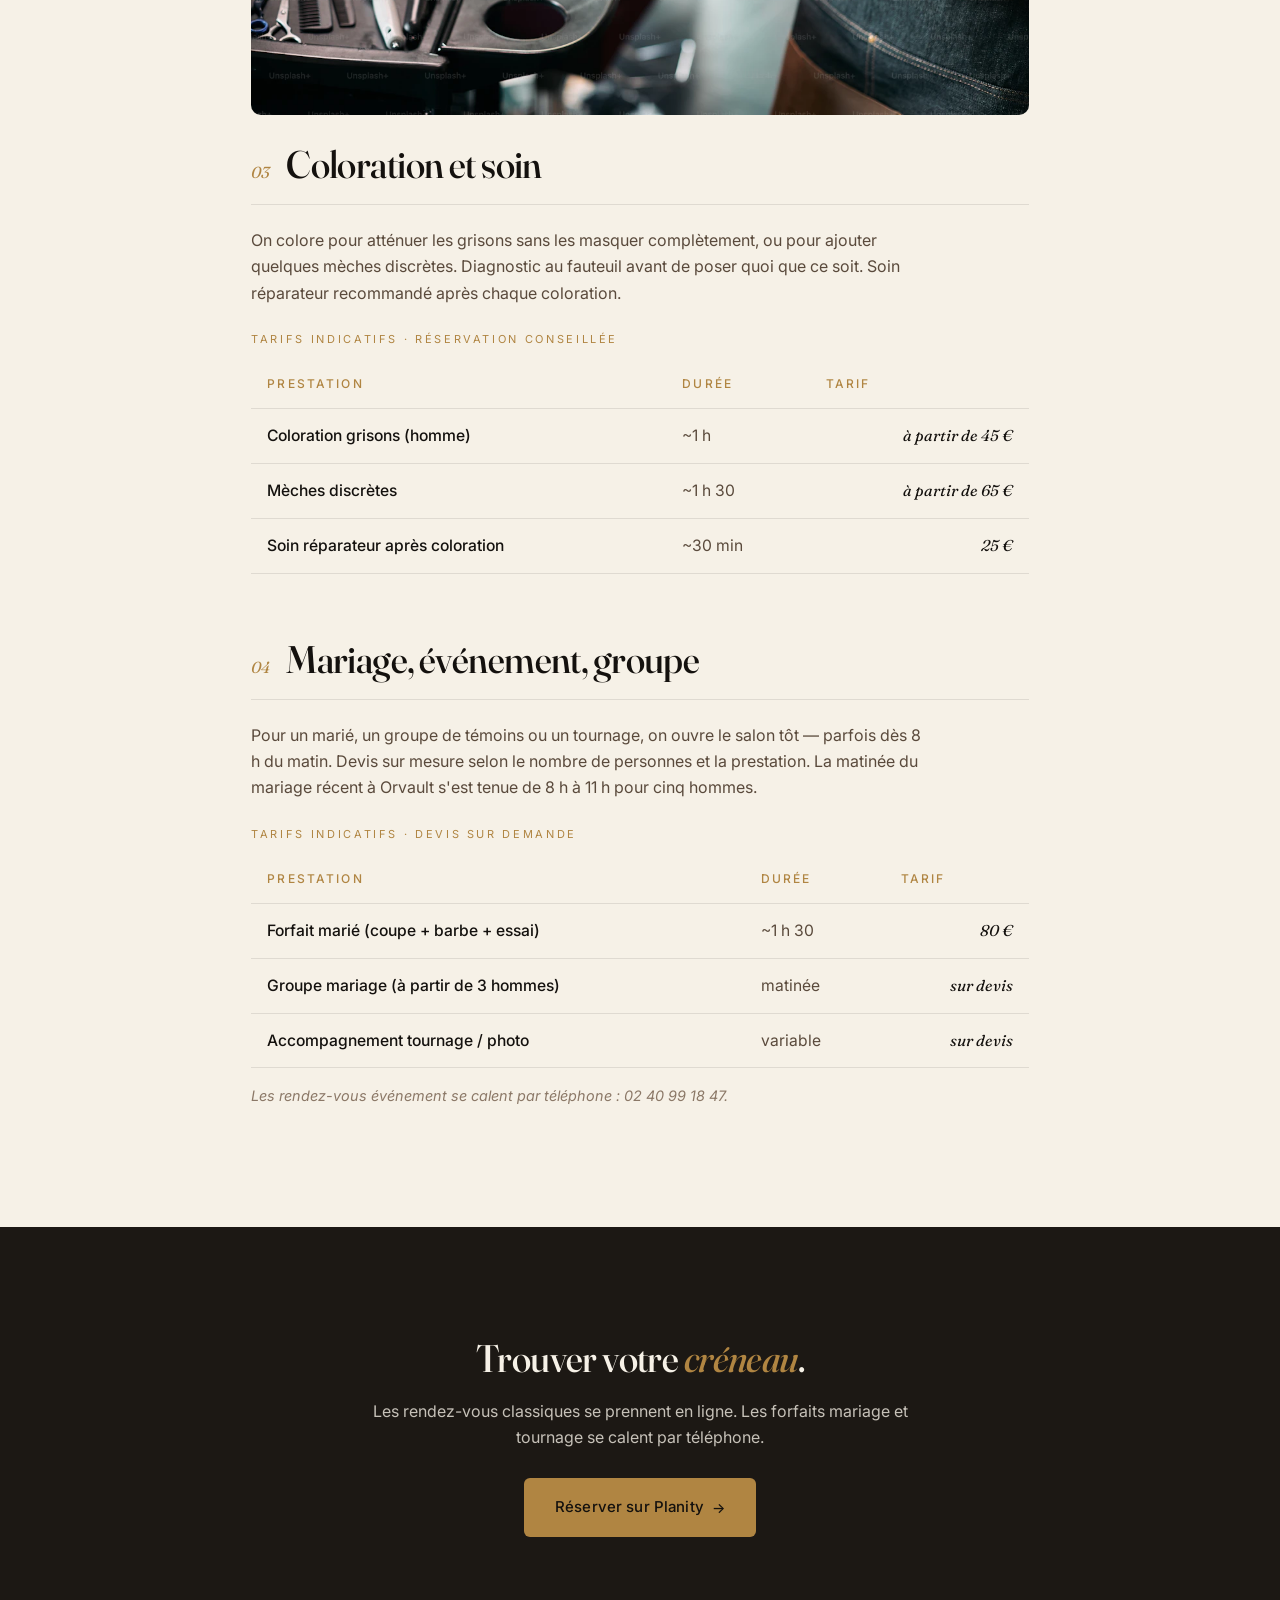
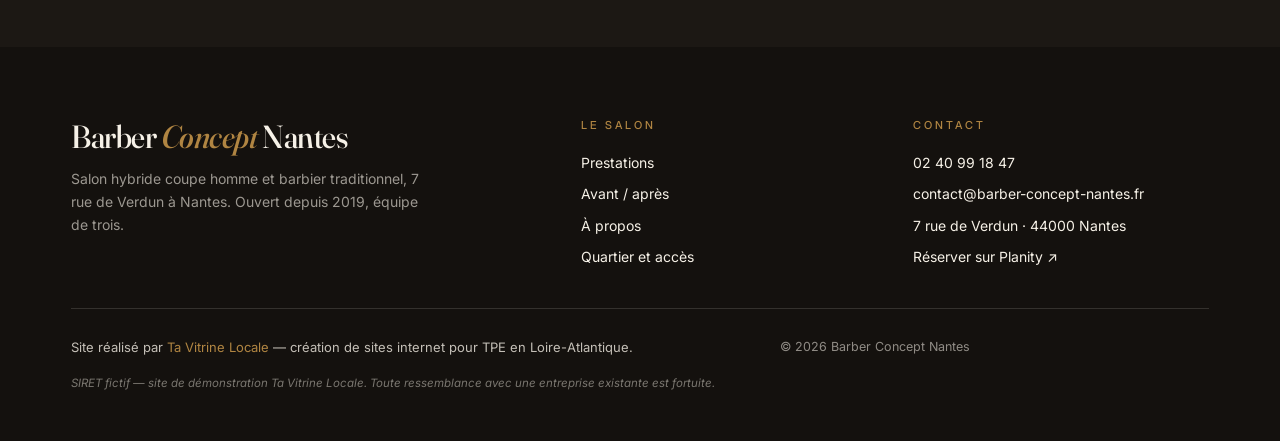
<file: services.html>
<!DOCTYPE html>
<html lang="fr">
<head>
  <meta charset="UTF-8" />
  <meta name="viewport" content="width=device-width, initial-scale=1, viewport-fit=cover" />
  <meta name="theme-color" content="#14110E" />

  <title>Prestations coupe, barbe, rasage — Barber Concept Nantes</title>
  <meta name="description" content="Coupe homme, taille de barbe à la cire, rasage à la lame, coloration. Tarifs et durées au salon Barber Concept Nantes, rue de Verdun." />
  <meta name="robots" content="noindex, follow" />
  <link rel="canonical" href="https://barbier.tavitrinelocale.fr/services.html" />

  <meta property="og:type" content="website" />
  <meta property="og:title" content="Prestations coupe, barbe, rasage — Barber Concept Nantes" />
  <meta property="og:description" content="Catalogue complet : coupes homme, barbier traditionnel, coloration. Tarifs et durées au salon rue de Verdun à Nantes." />
  <meta property="og:url" content="https://barbier.tavitrinelocale.fr/services.html" />
  <meta property="og:locale" content="fr_FR" />
  <meta property="og:site_name" content="Barber Concept Nantes" />

  <link rel="icon" href="images/favicon.svg" type="image/svg+xml" />

  <link rel="preconnect" href="https://fonts.googleapis.com" />
  <link rel="preconnect" href="https://fonts.gstatic.com" crossorigin />
  <link href="https://fonts.googleapis.com/css2?family=Fraunces:ital,opsz,wght@0,9..144,400;0,9..144,500;0,9..144,600;1,9..144,400;1,9..144,500&family=Inter:wght@400;500&display=swap" rel="stylesheet" />

  <link rel="stylesheet" href="style.css" />

  <script type="application/ld+json">
  {
    "@context": "https://schema.org",
    "@type": "BreadcrumbList",
    "itemListElement": [
      { "@type": "ListItem", "position": 1, "name": "Accueil", "item": "https://barbier.tavitrinelocale.fr/" },
      { "@type": "ListItem", "position": 2, "name": "Prestations", "item": "https://barbier.tavitrinelocale.fr/services.html" }
    ]
  }
  </script>
</head>
<body>
  <a href="#main" class="skip-link">Aller au contenu</a>

  <header class="site-header" role="banner">
    <div class="container site-header__inner">
      <a href="index.html" class="site-header__logo" aria-label="Barber Concept Nantes — accueil">
        Barber <em>Concept</em> Nantes
      </a>
      <nav class="site-nav" aria-label="Navigation principale">
        <a href="index.html" class="site-nav__link">Accueil</a>
        <a href="services.html" class="site-nav__link is-active">Services</a>
        <a href="zone-intervention.html" class="site-nav__link">Quartier</a>
        <a href="realisations.html" class="site-nav__link">Réalisations</a>
        <a href="a-propos.html" class="site-nav__link">À propos</a>
        <a href="contact.html" class="site-nav__link">Contact</a>
      </nav>
      <div class="site-header__cta-wrap">
        <a href="https://www.planity.com/barber-concept-nantes-44000-nantes" target="_blank" rel="noopener" class="btn btn--primary">Prendre RDV</a>
        <button class="burger" type="button" data-burger aria-label="Ouvrir le menu" aria-expanded="false" aria-controls="mobile-menu">
          <span></span><span></span><span></span>
        </button>
      </div>
    </div>
  </header>

  <div class="mobile-menu" id="mobile-menu" data-mobile-menu aria-hidden="true">
    <nav class="mobile-menu__nav" aria-label="Navigation mobile">
      <a href="index.html">Accueil</a>
      <a href="services.html">Services</a>
      <a href="zone-intervention.html">Le <em>quartier</em></a>
      <a href="realisations.html">Réalisations</a>
      <a href="a-propos.html">À <em>propos</em></a>
      <a href="contact.html">Contact</a>
    </nav>
    <div class="mobile-menu__cta">
      <a href="https://www.planity.com/barber-concept-nantes-44000-nantes" target="_blank" rel="noopener" class="btn btn--accent btn--large">Prendre rendez-vous</a>
    </div>
    <div class="mobile-menu__foot">
      <a href="tel:+33240991847">02 40 99 18 47</a>
      <span>7 rue de Verdun · 44000 Nantes</span>
    </div>
  </div>

  <main id="main">

    <section class="page-hero">
      <div class="container">
        <span class="eyebrow">Catalogue</span>
        <h1>Nos prestations — <em>coupe, barbe</em> et coloration à Nantes.</h1>
        <p>Salon hybride : on coupe et on rase, sous le même toit, dans le quartier Decré. Pas de manucure, pas d'extension, pas de coiffure mariée femme — on fait ce qu'on sait faire, et on le fait bien.</p>
      </div>
    </section>

    <section class="section section--alt">
      <div class="container container--narrow">

        <article class="serv-cat" id="coupes">
          <figure class="serv-cat__media">
            <img src="images/coupe-homme.webp" alt="Barbier en chemise blanche coupant les cheveux d'un client au ciseau" width="1200" height="800" loading="lazy" decoding="async" />
          </figure>
          <div class="serv-cat__head">
            <span class="serv-cat__head-num">01</span>
            <h2>Coupes homme</h2>
          </div>
          <p class="serv-cat__intro">Ciseaux et tondeuse, dégradés nets, coupes classiques. Shampoing chaud inclus à partir de la coupe standard. Les enfants jusqu'à dix ans ont leur propre fauteuil et leur propre rythme.</p>
          <table class="price-table">
            <caption>Tarifs indicatifs · réservation conseillée</caption>
            <thead>
              <tr><th scope="col">Prestation</th><th scope="col">Durée</th><th scope="col">Tarif</th></tr>
            </thead>
            <tbody>
              <tr><td>Coupe simple</td><td>~40 min</td><td>28 €</td></tr>
              <tr><td>Coupe + shampoing chaud</td><td>~50 min</td><td>32 €</td></tr>
              <tr><td>Dégradé (clipper et finitions)</td><td>~45 min</td><td>32 €</td></tr>
              <tr><td>Coupe enfant (jusqu'à 10 ans)</td><td>~30 min</td><td>22 €</td></tr>
            </tbody>
          </table>
        </article>

        <article class="serv-cat" id="barbe">
          <figure class="serv-cat__media">
            <img src="images/barbe.webp" alt="Tondeuse en action sur la barbe d'un client au salon barbier" width="1200" height="800" loading="lazy" decoding="async" />
          </figure>
          <div class="serv-cat__head">
            <span class="serv-cat__head-num">02</span>
            <h2>Barbier traditionnel</h2>
          </div>
          <p class="serv-cat__intro">Le geste du barbier, tel qu'il s'apprend en BP. Taille à la cire pour structurer, serviette chaude pour préparer la peau, rasage à la lame pour ceux qui veulent le rendu net du vieux salon. Soins après-rasage à l'huile sur demande.</p>
          <table class="price-table">
            <caption>Tarifs indicatifs · réservation conseillée</caption>
            <thead>
              <tr><th scope="col">Prestation</th><th scope="col">Durée</th><th scope="col">Tarif</th></tr>
            </thead>
            <tbody>
              <tr><td>Taille de barbe à la cire</td><td>~30 min</td><td>25 €</td></tr>
              <tr><td>Rasage à la lame (serviette chaude)</td><td>~45 min</td><td>35 €</td></tr>
              <tr><td>Soin barbe complet (taille + soin + huile)</td><td>~1 h</td><td>45 €</td></tr>
              <tr><td>Coupe + barbe (forfait combiné)</td><td>~1 h 15</td><td>45 €</td></tr>
            </tbody>
          </table>
        </article>

        <article class="serv-cat" id="coloration">
          <figure class="serv-cat__media">
            <img src="images/coloration.webp" alt="Préparation de la coloration en salon avec bol et pinceau" width="1200" height="800" loading="lazy" decoding="async" />
          </figure>
          <div class="serv-cat__head">
            <span class="serv-cat__head-num">03</span>
            <h2>Coloration et soin</h2>
          </div>
          <p class="serv-cat__intro">On colore pour atténuer les grisons sans les masquer complètement, ou pour ajouter quelques mèches discrètes. Diagnostic au fauteuil avant de poser quoi que ce soit. Soin réparateur recommandé après chaque coloration.</p>
          <table class="price-table">
            <caption>Tarifs indicatifs · réservation conseillée</caption>
            <thead>
              <tr><th scope="col">Prestation</th><th scope="col">Durée</th><th scope="col">Tarif</th></tr>
            </thead>
            <tbody>
              <tr><td>Coloration grisons (homme)</td><td>~1 h</td><td>à partir de 45 €</td></tr>
              <tr><td>Mèches discrètes</td><td>~1 h 30</td><td>à partir de 65 €</td></tr>
              <tr><td>Soin réparateur après coloration</td><td>~30 min</td><td>25 €</td></tr>
            </tbody>
          </table>
        </article>

        <article class="serv-cat" id="evenement">
          <div class="serv-cat__head">
            <span class="serv-cat__head-num">04</span>
            <h2>Mariage, événement, groupe</h2>
          </div>
          <p class="serv-cat__intro">Pour un marié, un groupe de témoins ou un tournage, on ouvre le salon tôt — parfois dès 8 h du matin. Devis sur mesure selon le nombre de personnes et la prestation. La matinée du mariage récent à Orvault s'est tenue de 8 h à 11 h pour cinq hommes.</p>
          <table class="price-table">
            <caption>Tarifs indicatifs · devis sur demande</caption>
            <thead>
              <tr><th scope="col">Prestation</th><th scope="col">Durée</th><th scope="col">Tarif</th></tr>
            </thead>
            <tbody>
              <tr><td>Forfait marié (coupe + barbe + essai)</td><td>~1 h 30</td><td>80 €</td></tr>
              <tr><td>Groupe mariage (à partir de 3 hommes)</td><td>matinée</td><td>sur devis</td></tr>
              <tr><td>Accompagnement tournage / photo</td><td>variable</td><td>sur devis</td></tr>
            </tbody>
          </table>
          <p class="serv-note">Les rendez-vous événement se calent par téléphone : 02 40 99 18 47.</p>
        </article>

      </div>
    </section>

    <section class="cta-band">
      <div class="container">
        <h2>Trouver votre <em>créneau</em>.</h2>
        <p>Les rendez-vous classiques se prennent en ligne. Les forfaits mariage et tournage se calent par téléphone.</p>
        <a href="https://www.planity.com/barber-concept-nantes-44000-nantes" target="_blank" rel="noopener" class="btn btn--accent btn--large">Réserver sur Planity <span class="btn__arrow" aria-hidden="true">→</span></a>
      </div>
    </section>

  </main>

  <footer class="site-footer" role="contentinfo">
    <div class="container">
      <div class="site-footer__top">
        <div class="site-footer__brand">
          <h2>Barber <em>Concept</em> Nantes</h2>
          <p>Salon hybride coupe homme et barbier traditionnel, 7 rue de Verdun à Nantes. Ouvert depuis 2019, équipe de trois.</p>
        </div>
        <div class="site-footer__col">
          <h3>Le salon</h3>
          <a href="services.html">Prestations</a>
          <a href="realisations.html">Avant / après</a>
          <a href="a-propos.html">À propos</a>
          <a href="zone-intervention.html">Quartier et accès</a>
        </div>
        <div class="site-footer__col">
          <h3>Contact</h3>
          <a href="tel:+33240991847">02 40 99 18 47</a>
          <a href="mailto:contact@barber-concept-nantes.fr">contact@barber-concept-nantes.fr</a>
          <span>7 rue de Verdun · 44000 Nantes</span>
          <a href="https://www.planity.com/barber-concept-nantes-44000-nantes" target="_blank" rel="noopener">Réserver sur Planity ↗</a>
        </div>
      </div>
      <div class="site-footer__bottom">
        <div>
          <p class="site-footer__credit">Site réalisé par <a href="https://tavitrinelocale.fr" rel="noopener">Ta Vitrine Locale</a> — création de sites internet pour TPE en Loire-Atlantique.</p>
          <p class="site-footer__mention">SIRET fictif — site de démonstration Ta Vitrine Locale. Toute ressemblance avec une entreprise existante est fortuite.</p>
        </div>
        <p>© 2026 Barber Concept Nantes</p>
      </div>
    </div>
  </footer>

  <script src="script.js" defer></script>
</body>
</html>
</file>
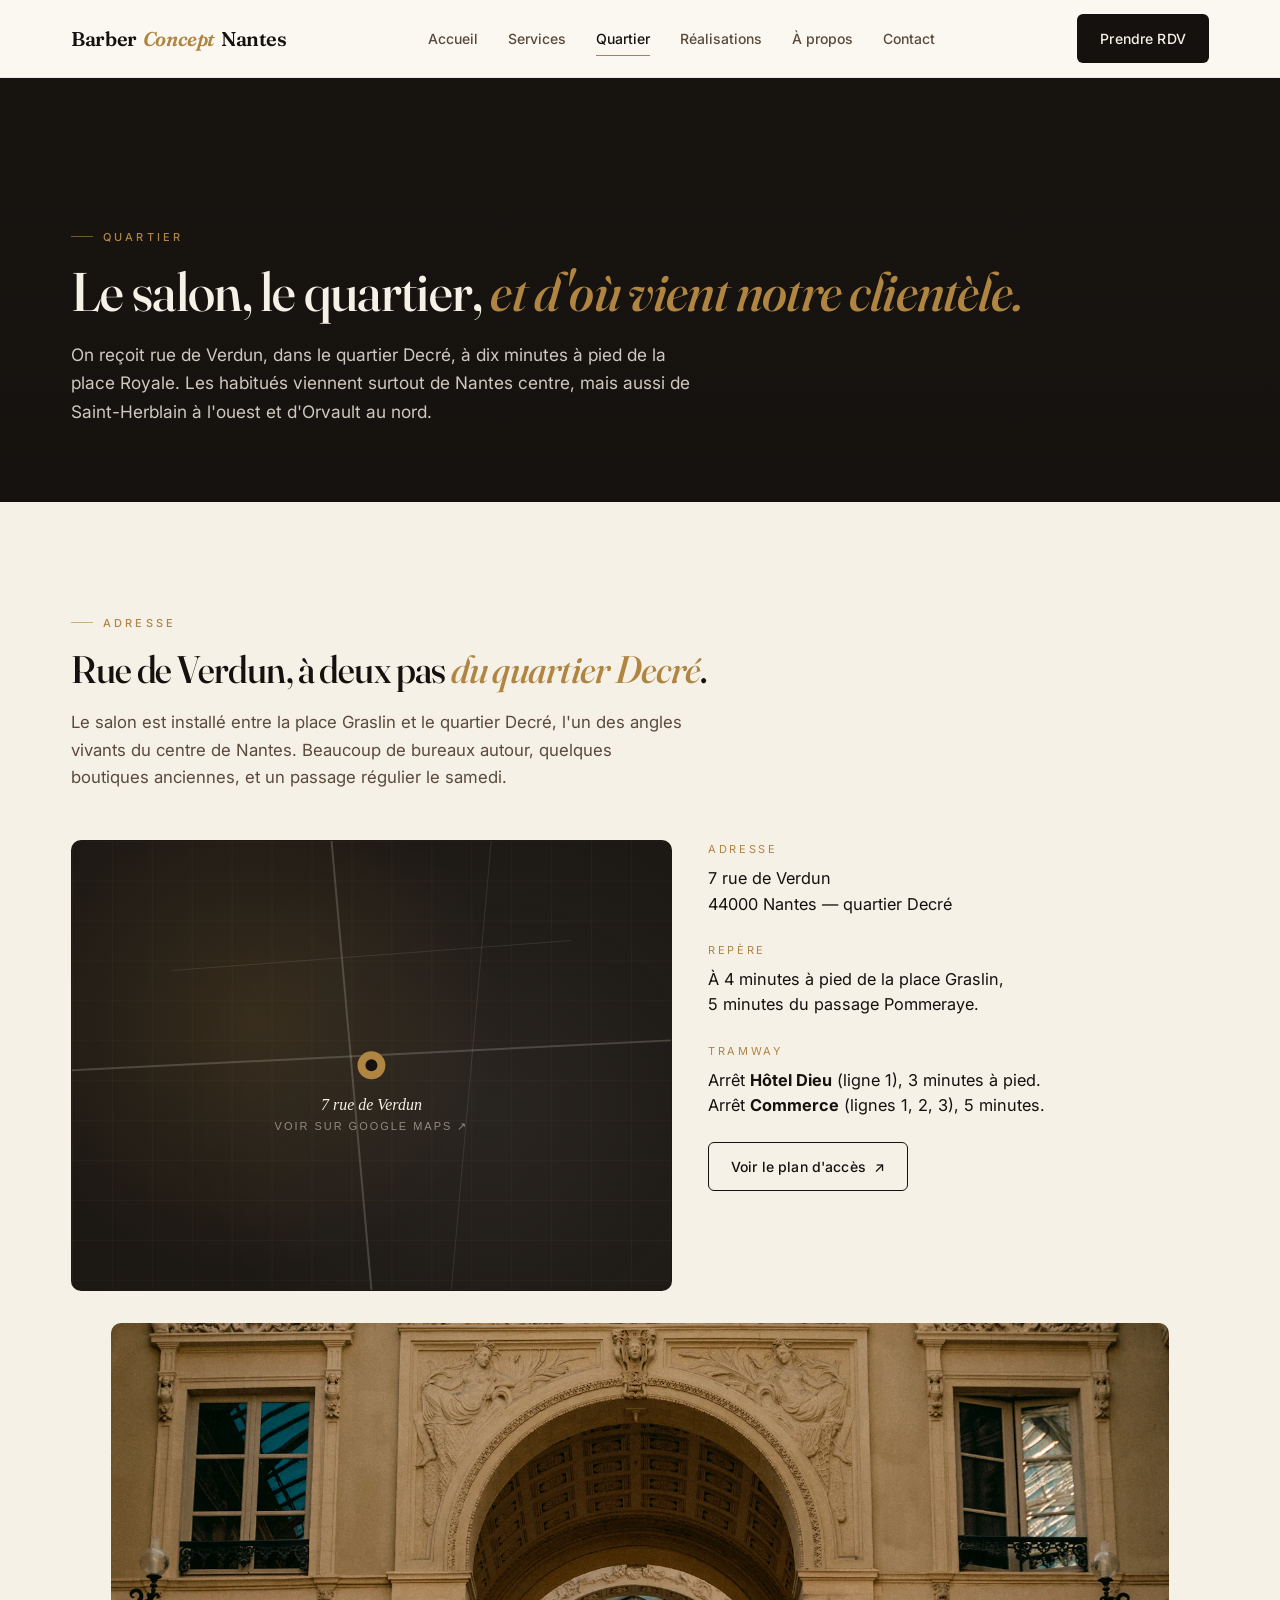
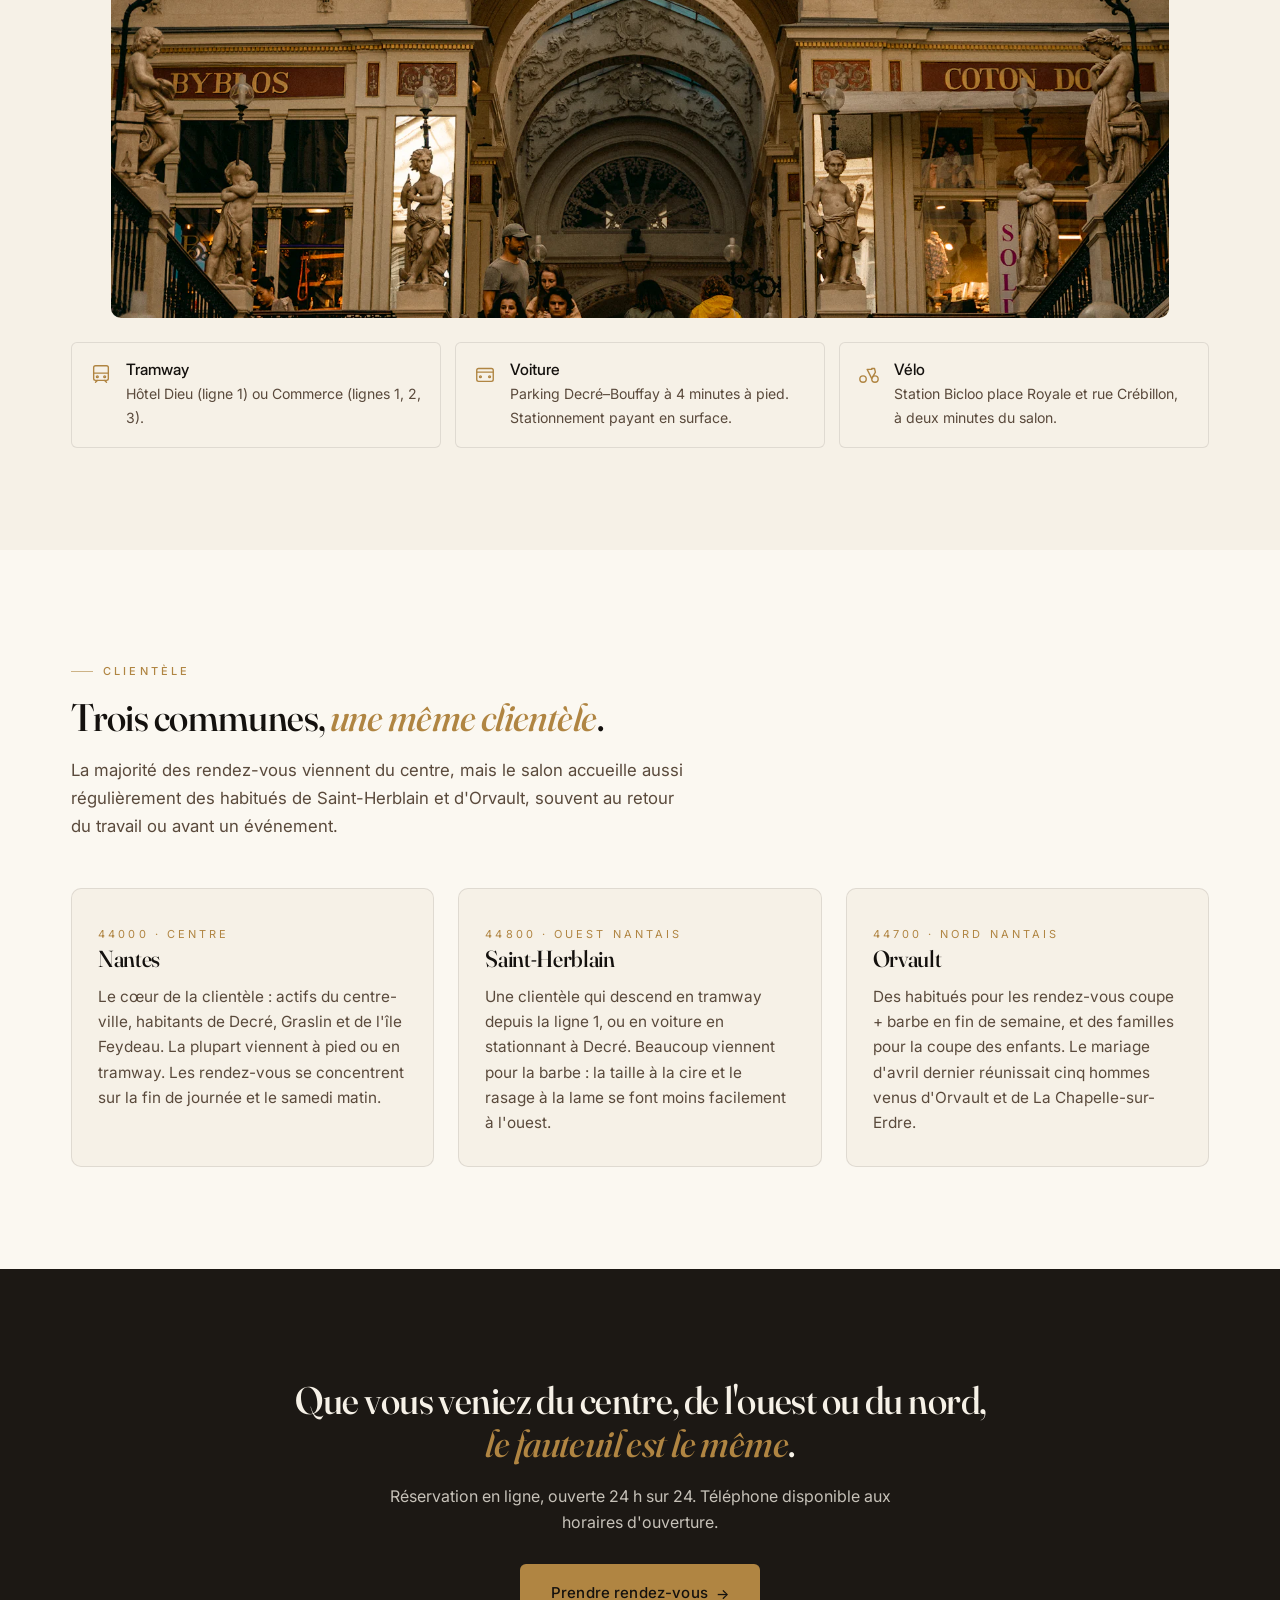
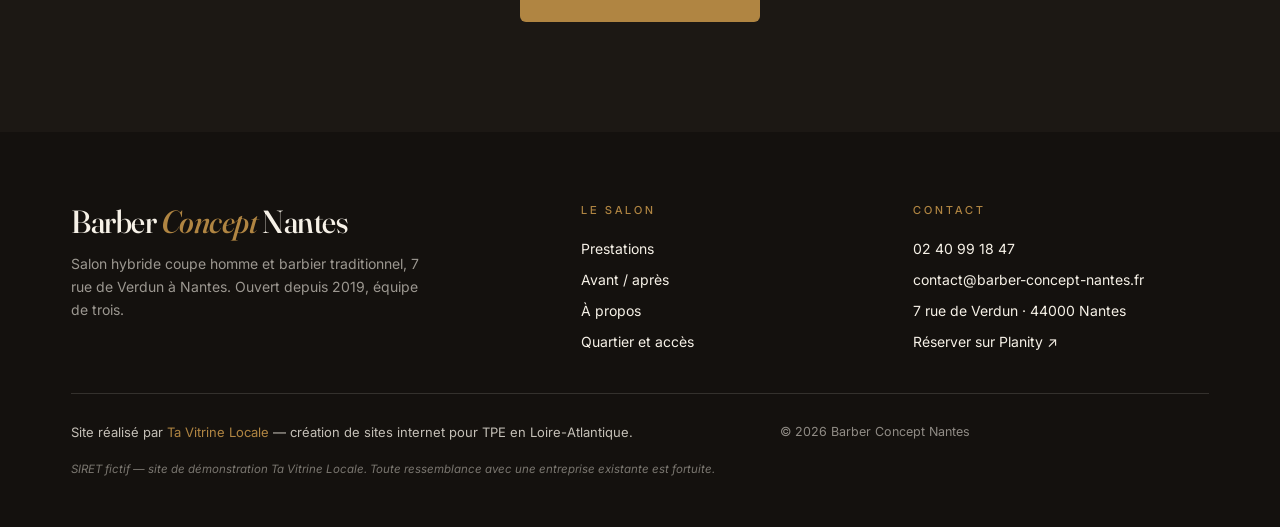
<file: zone-intervention.html>
<!DOCTYPE html>
<html lang="fr">
<head>
  <meta charset="UTF-8" />
  <meta name="viewport" content="width=device-width, initial-scale=1, viewport-fit=cover" />
  <meta name="theme-color" content="#14110E" />

  <title>Coiffeur et barbier à Nantes, Saint-Herblain et Orvault</title>
  <meta name="description" content="Salon Barber Concept rue de Verdun à Nantes, quartier Decré. Clientèle de Nantes, Saint-Herblain et Orvault accueillie sur rendez-vous." />
  <meta name="robots" content="noindex, follow" />
  <link rel="canonical" href="https://barbier.tavitrinelocale.fr/zone-intervention.html" />

  <meta property="og:type" content="website" />
  <meta property="og:title" content="Coiffeur et barbier à Nantes, Saint-Herblain et Orvault" />
  <meta property="og:description" content="Le salon rue de Verdun et sa clientèle Loire-Atlantique : Nantes centre, Saint-Herblain, Orvault." />
  <meta property="og:url" content="https://barbier.tavitrinelocale.fr/zone-intervention.html" />
  <meta property="og:locale" content="fr_FR" />
  <meta property="og:site_name" content="Barber Concept Nantes" />

  <link rel="icon" href="images/favicon.svg" type="image/svg+xml" />

  <link rel="preconnect" href="https://fonts.googleapis.com" />
  <link rel="preconnect" href="https://fonts.gstatic.com" crossorigin />
  <link href="https://fonts.googleapis.com/css2?family=Fraunces:ital,opsz,wght@0,9..144,400;0,9..144,500;0,9..144,600;1,9..144,400;1,9..144,500&family=Inter:wght@400;500&display=swap" rel="stylesheet" />

  <link rel="stylesheet" href="style.css" />

  <script type="application/ld+json">
  {
    "@context": "https://schema.org",
    "@type": "BreadcrumbList",
    "itemListElement": [
      { "@type": "ListItem", "position": 1, "name": "Accueil", "item": "https://barbier.tavitrinelocale.fr/" },
      { "@type": "ListItem", "position": 2, "name": "Quartier et zone", "item": "https://barbier.tavitrinelocale.fr/zone-intervention.html" }
    ]
  }
  </script>
</head>
<body>
  <a href="#main" class="skip-link">Aller au contenu</a>

  <header class="site-header" role="banner">
    <div class="container site-header__inner">
      <a href="index.html" class="site-header__logo" aria-label="Barber Concept Nantes — accueil">
        Barber <em>Concept</em> Nantes
      </a>
      <nav class="site-nav" aria-label="Navigation principale">
        <a href="index.html" class="site-nav__link">Accueil</a>
        <a href="services.html" class="site-nav__link">Services</a>
        <a href="zone-intervention.html" class="site-nav__link is-active">Quartier</a>
        <a href="realisations.html" class="site-nav__link">Réalisations</a>
        <a href="a-propos.html" class="site-nav__link">À propos</a>
        <a href="contact.html" class="site-nav__link">Contact</a>
      </nav>
      <div class="site-header__cta-wrap">
        <a href="https://www.planity.com/barber-concept-nantes-44000-nantes" target="_blank" rel="noopener" class="btn btn--primary">Prendre RDV</a>
        <button class="burger" type="button" data-burger aria-label="Ouvrir le menu" aria-expanded="false" aria-controls="mobile-menu">
          <span></span><span></span><span></span>
        </button>
      </div>
    </div>
  </header>

  <div class="mobile-menu" id="mobile-menu" data-mobile-menu aria-hidden="true">
    <nav class="mobile-menu__nav" aria-label="Navigation mobile">
      <a href="index.html">Accueil</a>
      <a href="services.html">Services</a>
      <a href="zone-intervention.html">Le <em>quartier</em></a>
      <a href="realisations.html">Réalisations</a>
      <a href="a-propos.html">À <em>propos</em></a>
      <a href="contact.html">Contact</a>
    </nav>
    <div class="mobile-menu__cta">
      <a href="https://www.planity.com/barber-concept-nantes-44000-nantes" target="_blank" rel="noopener" class="btn btn--accent btn--large">Prendre rendez-vous</a>
    </div>
    <div class="mobile-menu__foot">
      <a href="tel:+33240991847">02 40 99 18 47</a>
      <span>7 rue de Verdun · 44000 Nantes</span>
    </div>
  </div>

  <main id="main">

    <section class="page-hero">
      <div class="container">
        <span class="eyebrow">Quartier</span>
        <h1>Le salon, le quartier, <em>et d'où vient notre clientèle.</em></h1>
        <p>On reçoit rue de Verdun, dans le quartier Decré, à dix minutes à pied de la place Royale. Les habitués viennent surtout de Nantes centre, mais aussi de Saint-Herblain à l'ouest et d'Orvault au nord.</p>
      </div>
    </section>

    <section class="section section--alt">
      <div class="container">
        <div class="section__head">
          <span class="eyebrow">Adresse</span>
          <h2 class="section__title">Rue de Verdun, à deux pas <em>du quartier Decré</em>.</h2>
          <p class="section__intro">Le salon est installé entre la place Graslin et le quartier Decré, l'un des angles vivants du centre de Nantes. Beaucoup de bureaux autour, quelques boutiques anciennes, et un passage régulier le samedi.</p>
        </div>

        <div class="locate">
          <a class="locate__map" href="https://www.google.com/maps/search/?api=1&query=7+rue+de+Verdun+44000+Nantes" target="_blank" rel="noopener" aria-label="Ouvrir le plan d'accès dans Google Maps">
            <svg viewBox="0 0 600 450" xmlns="http://www.w3.org/2000/svg" preserveAspectRatio="xMidYMid slice" aria-hidden="true">
              <defs>
                <pattern id="grid2" width="40" height="40" patternUnits="userSpaceOnUse">
                  <path d="M40 0H0V40" fill="none" stroke="rgba(176,133,66,0.10)" stroke-width="1"/>
                </pattern>
              </defs>
              <rect width="600" height="450" fill="url(#grid2)"/>
              <path d="M0 230 L600 200" stroke="rgba(246,241,231,0.18)" stroke-width="2"/>
              <path d="M260 0 L300 450" stroke="rgba(246,241,231,0.18)" stroke-width="2"/>
              <path d="M100 130 L500 100" stroke="rgba(246,241,231,0.10)" stroke-width="1"/>
              <path d="M420 0 L380 450" stroke="rgba(246,241,231,0.10)" stroke-width="1"/>
              <circle cx="300" cy="225" r="14" fill="#B08542"/>
              <circle cx="300" cy="225" r="6" fill="#14110E"/>
              <text x="300" y="270" text-anchor="middle" fill="#F6F1E7" font-family="serif" font-style="italic" font-size="16">7 rue de Verdun</text>
              <text x="300" y="290" text-anchor="middle" fill="rgba(246,241,231,0.5)" font-family="sans-serif" font-size="11" letter-spacing="2">VOIR SUR GOOGLE MAPS ↗</text>
            </svg>
          </a>
          <div class="locate__info">
            <dl>
              <dt>Adresse</dt>
              <dd>7 rue de Verdun<br>44000 Nantes — quartier Decré</dd>
              <dt>Repère</dt>
              <dd>À 4 minutes à pied de la place Graslin,<br>5 minutes du passage Pommeraye.</dd>
              <dt>Tramway</dt>
              <dd>Arrêt <strong>Hôtel Dieu</strong> (ligne 1), 3 minutes à pied.<br>Arrêt <strong>Commerce</strong> (lignes 1, 2, 3), 5 minutes.</dd>
            </dl>
            <a href="https://www.google.com/maps/search/?api=1&query=7+rue+de+Verdun+44000+Nantes" target="_blank" rel="noopener" class="btn btn--ghost">Voir le plan d'accès <span class="btn__arrow" aria-hidden="true">↗</span></a>
          </div>
        </div>

        <figure class="quartier-photo">
          <img src="images/quartier.webp" alt="Vue du Passage Pommeraye, à quelques pas du salon Barber Concept à Nantes" width="1600" height="900" loading="lazy" decoding="async" />
        </figure>

        <div class="transport-list">
          <div class="transport-item">
            <svg width="22" height="22" viewBox="0 0 24 24" fill="none" stroke="currentColor" stroke-width="1.5" stroke-linecap="round" stroke-linejoin="round" aria-hidden="true">
              <rect x="4" y="3" width="16" height="16" rx="2"/><path d="M4 11h16"/><circle cx="8" cy="15" r="1"/><circle cx="16" cy="15" r="1"/><path d="M8 19l-2 2M16 19l2 2"/>
            </svg>
            <div>
              <h4>Tramway</h4>
              <p>Hôtel Dieu (ligne 1) ou Commerce (lignes 1, 2, 3).</p>
            </div>
          </div>
          <div class="transport-item">
            <svg width="22" height="22" viewBox="0 0 24 24" fill="none" stroke="currentColor" stroke-width="1.5" stroke-linecap="round" stroke-linejoin="round" aria-hidden="true">
              <rect x="3" y="6" width="18" height="14" rx="2"/><path d="M3 10h18"/><circle cx="7" cy="15" r="1"/><circle cx="17" cy="15" r="1"/>
            </svg>
            <div>
              <h4>Voiture</h4>
              <p>Parking Decré–Bouffay à 4 minutes à pied. Stationnement payant en surface.</p>
            </div>
          </div>
          <div class="transport-item">
            <svg width="22" height="22" viewBox="0 0 24 24" fill="none" stroke="currentColor" stroke-width="1.5" stroke-linecap="round" stroke-linejoin="round" aria-hidden="true">
              <circle cx="5.5" cy="17.5" r="3.5"/><circle cx="18.5" cy="17.5" r="3.5"/><path d="M15 6h3l1 4-4 7-5-10h5"/>
            </svg>
            <div>
              <h4>Vélo</h4>
              <p>Station Bicloo place Royale et rue Crébillon, à deux minutes du salon.</p>
            </div>
          </div>
        </div>
      </div>
    </section>

    <section class="section">
      <div class="container">
        <div class="section__head">
          <span class="eyebrow">Clientèle</span>
          <h2 class="section__title">Trois communes, <em>une même clientèle</em>.</h2>
          <p class="section__intro">La majorité des rendez-vous viennent du centre, mais le salon accueille aussi régulièrement des habitués de Saint-Herblain et d'Orvault, souvent au retour du travail ou avant un événement.</p>
        </div>

        <div class="zone-list">
          <article class="zone">
            <span class="zone__city">44000 · centre</span>
            <h3>Nantes</h3>
            <p>Le cœur de la clientèle : actifs du centre-ville, habitants de Decré, Graslin et de l'île Feydeau. La plupart viennent à pied ou en tramway. Les rendez-vous se concentrent sur la fin de journée et le samedi matin.</p>
          </article>
          <article class="zone">
            <span class="zone__city">44800 · ouest nantais</span>
            <h3>Saint-Herblain</h3>
            <p>Une clientèle qui descend en tramway depuis la ligne 1, ou en voiture en stationnant à Decré. Beaucoup viennent pour la barbe : la taille à la cire et le rasage à la lame se font moins facilement à l'ouest.</p>
          </article>
          <article class="zone">
            <span class="zone__city">44700 · nord nantais</span>
            <h3>Orvault</h3>
            <p>Des habitués pour les rendez-vous coupe + barbe en fin de semaine, et des familles pour la coupe des enfants. Le mariage d'avril dernier réunissait cinq hommes venus d'Orvault et de La Chapelle-sur-Erdre.</p>
          </article>
        </div>
      </div>
    </section>

    <section class="cta-band">
      <div class="container">
        <h2>Que vous veniez du centre, de l'ouest ou du nord, <em>le fauteuil est le même</em>.</h2>
        <p>Réservation en ligne, ouverte 24 h sur 24. Téléphone disponible aux horaires d'ouverture.</p>
        <a href="https://www.planity.com/barber-concept-nantes-44000-nantes" target="_blank" rel="noopener" class="btn btn--accent btn--large">Prendre rendez-vous <span class="btn__arrow" aria-hidden="true">→</span></a>
      </div>
    </section>

  </main>

  <footer class="site-footer" role="contentinfo">
    <div class="container">
      <div class="site-footer__top">
        <div class="site-footer__brand">
          <h2>Barber <em>Concept</em> Nantes</h2>
          <p>Salon hybride coupe homme et barbier traditionnel, 7 rue de Verdun à Nantes. Ouvert depuis 2019, équipe de trois.</p>
        </div>
        <div class="site-footer__col">
          <h3>Le salon</h3>
          <a href="services.html">Prestations</a>
          <a href="realisations.html">Avant / après</a>
          <a href="a-propos.html">À propos</a>
          <a href="zone-intervention.html">Quartier et accès</a>
        </div>
        <div class="site-footer__col">
          <h3>Contact</h3>
          <a href="tel:+33240991847">02 40 99 18 47</a>
          <a href="mailto:contact@barber-concept-nantes.fr">contact@barber-concept-nantes.fr</a>
          <span>7 rue de Verdun · 44000 Nantes</span>
          <a href="https://www.planity.com/barber-concept-nantes-44000-nantes" target="_blank" rel="noopener">Réserver sur Planity ↗</a>
        </div>
      </div>
      <div class="site-footer__bottom">
        <div>
          <p class="site-footer__credit">Site réalisé par <a href="https://tavitrinelocale.fr" rel="noopener">Ta Vitrine Locale</a> — création de sites internet pour TPE en Loire-Atlantique.</p>
          <p class="site-footer__mention">SIRET fictif — site de démonstration Ta Vitrine Locale. Toute ressemblance avec une entreprise existante est fortuite.</p>
        </div>
        <p>© 2026 Barber Concept Nantes</p>
      </div>
    </div>
  </footer>

  <script src="script.js" defer></script>
</body>
</html>
</file>
<file: style.css>
/* =========================================================
   Barber Concept Nantes — style.css
   Coiffeur / barbier · 7 rue de Verdun, 44000 Nantes
   Palette charbon · crème · laiton vieilli
   Polices Fraunces (titres) + Inter (corps)
   ========================================================= */

/* ===== VARIABLES ===== */
:root {
  /* Palette */
  --bcn-charbon:        #14110E;
  --bcn-charbon-nuit:   #1C1814;
  --bcn-charbon-mid:    #2A221C;
  --bcn-creme:          #F6F1E7;
  --bcn-creme-fond:     #FBF8F1;
  --bcn-creme-mid:      #ECE5D5;
  --bcn-laiton:         #B08542;
  --bcn-laiton-clair:   #C7A565;
  --bcn-brun:           #5A4A3C;
  --bcn-brun-clair:     #8B7867;
  --bcn-line:           rgba(20, 17, 14, 0.10);
  --bcn-line-soft:      rgba(20, 17, 14, 0.06);
  --bcn-line-dark:      rgba(246, 241, 231, 0.14);

  /* Typo */
  --bcn-serif: 'Fraunces', Georgia, 'Times New Roman', serif;
  --bcn-sans:  'Inter', system-ui, -apple-system, 'Segoe UI', Roboto, sans-serif;

  /* Layout */
  --bcn-max-w:  1240px;
  --bcn-gutter: clamp(20px, 4vw, 60px);
  --bcn-radius: 6px;
  --bcn-radius-lg: 10px;

  /* Anim */
  --bcn-ease: cubic-bezier(0.16, 1, 0.3, 1);
}

/* ===== RESET ===== */
*, *::before, *::after { box-sizing: border-box; }
html { -webkit-text-size-adjust: 100%; scroll-behavior: smooth; }
body {
  margin: 0;
  font-family: var(--bcn-sans);
  font-size: 16px;
  line-height: 1.65;
  color: var(--bcn-charbon);
  background: var(--bcn-creme-fond);
  -webkit-font-smoothing: antialiased;
  -moz-osx-font-smoothing: grayscale;
  text-rendering: optimizeLegibility;
}
img, svg, iframe { display: block; max-width: 100%; height: auto; }
button { font: inherit; color: inherit; }

/* ===== TYPO ===== */
h1, h2, h3, h4 {
  font-family: var(--bcn-serif);
  font-weight: 500;
  font-variation-settings: "opsz" 96;
  line-height: 1.12;
  letter-spacing: -0.015em;
  margin: 0 0 18px;
  color: var(--bcn-charbon);
}
h1 { font-size: clamp(2rem, 5vw, 3.4rem); }
h2 { font-size: clamp(1.6rem, 3.4vw, 2.4rem); }
h3 { font-size: clamp(1.15rem, 2.2vw, 1.45rem); }
h4 { font-size: 1.05rem; letter-spacing: 0; }
p  { margin: 0 0 16px; }
a  { color: var(--bcn-charbon); text-decoration: none; transition: color .2s ease; }
a:hover { color: var(--bcn-laiton); }
em { font-style: italic; color: var(--bcn-laiton); }

/* ===== A11Y ===== */
.skip-link {
  position: absolute; top: -48px; left: 0; z-index: 9999;
  padding: 10px 18px;
  background: var(--bcn-charbon);
  color: var(--bcn-creme);
  font-size: 14px;
  border-radius: 0 0 6px 0;
  transition: top .2s ease;
}
.skip-link:focus { top: 0; color: var(--bcn-creme); }

:focus-visible { outline: 2px solid var(--bcn-laiton); outline-offset: 3px; }

/* ===== CONTAINER ===== */
.container {
  width: min(100%, var(--bcn-max-w));
  margin-inline: auto;
  padding-inline: var(--bcn-gutter);
}
.container--narrow { max-width: 880px; }

/* ===== HEADER ===== */
.site-header {
  position: sticky; top: 0; z-index: 50;
  background: rgba(251, 248, 241, 0.93);
  backdrop-filter: blur(14px);
  -webkit-backdrop-filter: blur(14px);
  border-bottom: 1px solid var(--bcn-line-soft);
}
.site-header__inner {
  display: flex;
  align-items: center;
  justify-content: space-between;
  gap: 24px;
  min-height: 68px;
  padding-block: 14px;
}
.site-header__logo {
  font-family: var(--bcn-serif);
  font-size: 20px;
  font-weight: 600;
  letter-spacing: -0.02em;
  color: var(--bcn-charbon);
  display: inline-flex;
  align-items: baseline;
  gap: 6px;
  white-space: nowrap;
}
.site-header__logo em { font-style: italic; color: var(--bcn-laiton); }

.site-nav { display: none; }
@media (min-width: 900px) {
  .site-nav { display: flex; gap: 30px; }
}
.site-nav__link {
  font-size: 14px;
  font-weight: 500;
  color: var(--bcn-brun);
  position: relative;
  padding-block: 6px;
}
.site-nav__link:hover { color: var(--bcn-charbon); }
.site-nav__link.is-active { color: var(--bcn-charbon); }
.site-nav__link.is-active::after {
  content: '';
  position: absolute; left: 0; right: 0; bottom: 0;
  height: 1px;
  background: var(--bcn-laiton);
}

.site-header__cta-wrap { display: flex; align-items: center; gap: 10px; }
@media (max-width: 899px) {
  .site-header__cta-wrap .btn--primary { display: none; }
}

.burger {
  display: inline-flex;
  flex-direction: column;
  justify-content: center;
  width: 42px; height: 42px;
  padding: 12px 11px;
  background: transparent;
  border: 1px solid var(--bcn-line);
  border-radius: 6px;
  cursor: pointer;
}
@media (min-width: 900px) { .burger { display: none; } }
.burger span {
  display: block;
  width: 18px; height: 1.6px;
  margin-block: 2px;
  background: var(--bcn-charbon);
  transition: transform .25s ease, opacity .2s ease;
}
.burger[aria-expanded="true"] span:nth-child(1) { transform: translateY(5.6px) rotate(45deg); }
.burger[aria-expanded="true"] span:nth-child(2) { opacity: 0; }
.burger[aria-expanded="true"] span:nth-child(3) { transform: translateY(-5.6px) rotate(-45deg); }

/* ===== MOBILE MENU ===== */
.mobile-menu {
  position: fixed; inset: 0; z-index: 100;
  display: flex; flex-direction: column;
  padding: 84px 30px 40px;
  background: var(--bcn-charbon-nuit);
  color: var(--bcn-creme);
  transform: translateY(-100%);
  transition: transform .35s var(--bcn-ease);
  visibility: hidden;
}
.mobile-menu[aria-hidden="false"] { transform: translateY(0); visibility: visible; }
.mobile-menu__nav { display: flex; flex-direction: column; gap: 4px; font-family: var(--bcn-serif); font-size: 28px; }
.mobile-menu__nav a {
  color: var(--bcn-creme);
  padding: 14px 0;
  border-bottom: 1px solid var(--bcn-line-dark);
}
.mobile-menu__nav a em { color: var(--bcn-laiton); }
.mobile-menu__cta { margin-top: 32px; }
.mobile-menu__cta .btn { width: 100%; }
.mobile-menu__foot { margin-top: auto; font-size: 13px; color: rgba(246, 241, 231, 0.6); }
.mobile-menu__foot a { color: rgba(246, 241, 231, 0.8); display: block; }

/* ===== BOUTONS ===== */
.btn {
  display: inline-flex;
  align-items: center;
  justify-content: center;
  gap: 8px;
  padding: 12px 22px;
  font-family: var(--bcn-sans);
  font-size: 14px;
  font-weight: 500;
  letter-spacing: 0.01em;
  border-radius: 6px;
  border: 1px solid transparent;
  cursor: pointer;
  transition: background .2s ease, color .2s ease, border-color .2s ease, transform .2s ease;
  white-space: nowrap;
}
.btn--primary { background: var(--bcn-charbon); color: var(--bcn-creme); }
.btn--primary:hover { background: var(--bcn-charbon-mid); color: var(--bcn-creme); transform: translateY(-1px); }
.btn--ghost { background: transparent; color: var(--bcn-charbon); border-color: var(--bcn-charbon); }
.btn--ghost:hover { background: var(--bcn-charbon); color: var(--bcn-creme); }
.btn--accent { background: var(--bcn-laiton); color: var(--bcn-charbon); }
.btn--accent:hover { background: var(--bcn-laiton-clair); color: var(--bcn-charbon); transform: translateY(-1px); }
.btn--large { padding: 16px 30px; font-size: 15px; }
.btn__arrow { font-size: 14px; transition: transform .25s ease; }
.btn:hover .btn__arrow { transform: translateX(3px); }

/* ===== SECTIONS GÉNÉRIQUES ===== */
.section { padding-block: clamp(60px, 8vw, 110px); }
.section--alt { background: var(--bcn-creme); }
.section--dark { background: var(--bcn-charbon-nuit); color: var(--bcn-creme); }
.section--dark h1, .section--dark h2, .section--dark h3 { color: var(--bcn-creme); }

.eyebrow {
  display: inline-flex;
  align-items: center;
  gap: 10px;
  font-family: var(--bcn-sans);
  font-size: 11px;
  font-weight: 500;
  letter-spacing: 0.28em;
  text-transform: uppercase;
  color: var(--bcn-laiton);
  margin-bottom: 16px;
}
.eyebrow::before {
  content: ''; width: 22px; height: 1px;
  background: var(--bcn-laiton); opacity: 0.6;
}
.section__head { max-width: 760px; margin-bottom: 48px; }
.section__head--center { margin-inline: auto; text-align: center; }
.section__head--center .eyebrow { justify-content: center; }
.section__title em { font-style: italic; color: var(--bcn-laiton); }
.section__intro { font-size: 1.05rem; color: var(--bcn-brun); max-width: 620px; }
.section--dark .section__intro { color: rgba(246, 241, 231, 0.78); }

/* ===== HERO ===== */
.hero {
  position: relative;
  min-height: clamp(560px, 82vh, 740px);
  display: flex;
  align-items: flex-end;
  padding-block: 100px 60px;
  background-color: var(--bcn-charbon-nuit);
  background-image:
    radial-gradient(120% 80% at 70% 30%, rgba(176, 133, 66, 0.18) 0%, transparent 60%),
    linear-gradient(180deg, rgba(20, 17, 14, 0.55) 0%, rgba(20, 17, 14, 0.88) 100%),
    var(--hero-img, none);
  background-size: cover, cover, cover;
  background-position: center, center, center;
  background-repeat: no-repeat;
  color: var(--bcn-creme);
  overflow: hidden;
}
.hero::before {
  content: ''; position: absolute; inset: 0;
  background-image: repeating-linear-gradient(
    180deg,
    transparent 0,
    transparent 38px,
    rgba(246, 241, 231, 0.018) 38px,
    rgba(246, 241, 231, 0.018) 39px
  );
  pointer-events: none;
}
.hero__inner { position: relative; z-index: 2; max-width: 780px; }
.hero__kicker {
  color: var(--bcn-laiton);
  font-size: 12px; letter-spacing: 0.3em;
  text-transform: uppercase;
  margin-bottom: 20px;
  display: inline-flex; align-items: center; gap: 12px;
}
.hero__kicker::before {
  content: ''; width: 24px; height: 1px;
  background: var(--bcn-laiton);
}
.hero h1 {
  color: var(--bcn-creme);
  font-size: clamp(2.3rem, 6vw, 4.2rem);
  margin-bottom: 22px;
}
.hero h1 em { font-style: italic; color: var(--bcn-laiton); }
.hero__sub {
  font-size: clamp(1rem, 1.6vw, 1.18rem);
  color: rgba(246, 241, 231, 0.84);
  max-width: 560px;
  margin-bottom: 32px;
}
.hero__actions { display: flex; flex-wrap: wrap; gap: 14px; }
.hero__actions .btn--primary { background: var(--bcn-laiton); color: var(--bcn-charbon); }
.hero__actions .btn--primary:hover { background: var(--bcn-laiton-clair); color: var(--bcn-charbon); }
.hero__actions .btn--ghost { color: var(--bcn-creme); border-color: rgba(246, 241, 231, 0.35); }
.hero__actions .btn--ghost:hover { background: var(--bcn-creme); color: var(--bcn-charbon); border-color: var(--bcn-creme); }

/* Hero variant — pages internes (plus court) */
.page-hero {
  padding-block: clamp(80px, 12vw, 140px) clamp(40px, 6vw, 60px);
  background:
    linear-gradient(180deg, rgba(20, 17, 14, 0.55) 0%, rgba(20, 17, 14, 0.92) 100%),
    var(--bcn-charbon-nuit);
  color: var(--bcn-creme);
}
.page-hero h1 { color: var(--bcn-creme); }
.page-hero h1 em { color: var(--bcn-laiton); }
.page-hero p { color: rgba(246, 241, 231, 0.82); max-width: 620px; font-size: 1.08rem; }
.page-hero .eyebrow { color: var(--bcn-laiton); }

/* ===== RÉASSURANCE ===== */
.reassurance {
  background: var(--bcn-creme);
  border-bottom: 1px solid var(--bcn-line-soft);
  padding-block: 28px;
}
.reassurance__grid {
  display: grid;
  grid-template-columns: 1fr;
  gap: 18px;
  align-items: center;
}
@media (min-width: 720px) {
  .reassurance__grid { grid-template-columns: repeat(3, 1fr); gap: 30px; }
}
.reassurance__item {
  display: flex;
  align-items: center;
  gap: 14px;
  font-size: 14px;
  color: var(--bcn-brun);
}
.reassurance__item svg { color: var(--bcn-laiton); flex-shrink: 0; }
.reassurance__item strong { color: var(--bcn-charbon); font-weight: 500; }

/* ===== CARDS ===== */
.cards-grid {
  display: grid;
  grid-template-columns: 1fr;
  gap: 22px;
}
@media (min-width: 680px)  { .cards-grid { grid-template-columns: repeat(2, 1fr); } }
@media (min-width: 1060px) { .cards-grid { grid-template-columns: repeat(4, 1fr); } }

.card {
  display: flex; flex-direction: column;
  padding: 28px 24px;
  background: var(--bcn-creme);
  border: 1px solid var(--bcn-line);
  border-radius: var(--bcn-radius-lg);
  transition: transform .3s var(--bcn-ease), box-shadow .3s ease, border-color .3s ease;
}
.card:hover {
  transform: translateY(-3px);
  box-shadow: 0 16px 36px -18px rgba(20, 17, 14, 0.18);
  border-color: var(--bcn-laiton);
}
.card__num {
  font-family: var(--bcn-serif);
  font-style: italic;
  font-size: 14px;
  color: var(--bcn-laiton);
  margin-bottom: 12px;
}
.card__icon {
  display: inline-flex;
  align-items: center;
  justify-content: center;
  width: 48px;
  height: 48px;
  margin-bottom: 18px;
  color: var(--bcn-laiton);
  background: rgba(176, 133, 66, 0.10);
  border: 1px solid rgba(176, 133, 66, 0.25);
  border-radius: 50%;
  transition: background .25s ease, color .25s ease, border-color .25s ease;
}
.card__icon svg {
  width: 24px;
  height: 24px;
}
.card:hover .card__icon {
  background: var(--bcn-laiton);
  color: var(--bcn-creme);
  border-color: var(--bcn-laiton);
}
.card__num + h3 { margin-top: 0; }
.card h3 { font-size: 1.18rem; margin-bottom: 10px; }
.card p { font-size: 0.95rem; color: var(--bcn-brun); margin-bottom: 16px; flex-grow: 1; }
.card__link {
  font-size: 13px;
  font-weight: 500;
  color: var(--bcn-charbon);
  border-bottom: 1px solid var(--bcn-laiton);
  padding-bottom: 2px;
  align-self: flex-start;
}

/* ===== ABOUT TEASER ===== */
.about-teaser {
  display: grid; gap: 36px;
  grid-template-columns: 1fr;
  align-items: center;
}
@media (min-width: 880px) {
  .about-teaser { grid-template-columns: 1fr 1.3fr; gap: 60px; }
}
.about-teaser__media {
  aspect-ratio: 4 / 5;
  background: var(--bcn-charbon-nuit);
  border-radius: var(--bcn-radius-lg);
  overflow: hidden;
  position: relative;
}
.about-teaser__media img {
  width: 100%;
  height: 100%;
  object-fit: cover;
  display: block;
}

/* ===== GALLERY PREVIEW ===== */
.gallery-grid {
  display: grid;
  grid-template-columns: repeat(2, 1fr);
  gap: 14px;
}
@media (min-width: 720px) { .gallery-grid { grid-template-columns: repeat(4, 1fr); } }
.gallery-item {
  aspect-ratio: 1 / 1;
  background: var(--bcn-charbon-nuit);
  border-radius: var(--bcn-radius);
  overflow: hidden;
  position: relative;
  display: block;
  transition: transform .3s var(--bcn-ease);
}
.gallery-item:hover { transform: translateY(-2px); }
.gallery-item img {
  width: 100%;
  height: 100%;
  object-fit: cover;
  display: block;
  transition: transform .4s var(--bcn-ease), filter .3s ease;
}
.gallery-item:hover img { transform: scale(1.04); filter: brightness(1.08); }
.gallery-item__label {
  position: absolute;
  bottom: 12px; left: 12px;
  font-family: var(--bcn-sans);
  font-size: 10px;
  font-weight: 500;
  letter-spacing: 0.22em;
  text-transform: uppercase;
  color: var(--bcn-creme);
  background: rgba(20, 17, 14, 0.78);
  padding: 6px 10px;
  border-radius: 999px;
  backdrop-filter: blur(8px);
  -webkit-backdrop-filter: blur(8px);
}

/* ===== LOCATE ===== */
.locate {
  display: grid; gap: 36px;
  grid-template-columns: 1fr;
}
@media (min-width: 880px) { .locate { grid-template-columns: 1.2fr 1fr; } }
.locate__map {
  aspect-ratio: 4 / 3;
  background:
    radial-gradient(circle at 30% 40%, rgba(176, 133, 66, 0.18), transparent 50%),
    radial-gradient(circle at 70% 60%, rgba(246, 241, 231, 0.06), transparent 60%),
    var(--bcn-charbon-nuit);
  border-radius: var(--bcn-radius-lg);
  overflow: hidden;
  position: relative;
  border: 1px solid var(--bcn-line);
}
.locate__map svg { width: 100%; height: 100%; display: block; }
.locate__info dl { margin: 0; }
.locate__info dt {
  font-family: var(--bcn-sans);
  font-size: 11px; letter-spacing: 0.24em;
  text-transform: uppercase;
  color: var(--bcn-laiton);
  margin-bottom: 8px;
}
.locate__info dd { margin: 0 0 24px; font-size: 1.02rem; line-height: 1.55; }
.locate__info dd a { border-bottom: 1px solid var(--bcn-laiton); padding-bottom: 1px; }

/* ===== SERVICES PAGE ===== */
.serv-cat { margin-bottom: 64px; }
.serv-cat:last-child { margin-bottom: 0; }
.serv-cat__media {
  margin: 0 0 28px;
  aspect-ratio: 3 / 2;
  border-radius: var(--bcn-radius-lg);
  overflow: hidden;
  background: var(--bcn-charbon-nuit);
}
.serv-cat__media img {
  width: 100%;
  height: 100%;
  object-fit: cover;
  display: block;
}
.serv-cat__head {
  display: flex;
  align-items: baseline;
  gap: 16px;
  margin-bottom: 22px;
  padding-bottom: 18px;
  border-bottom: 1px solid var(--bcn-line);
}
.serv-cat__head h2 { margin: 0; flex-grow: 1; }
.serv-cat__head-num {
  font-family: var(--bcn-serif);
  font-style: italic;
  font-size: 16px;
  color: var(--bcn-laiton);
}
.serv-cat__intro { color: var(--bcn-brun); max-width: 680px; margin-bottom: 24px; }

.price-table {
  width: 100%;
  border-collapse: collapse;
  margin-block: 8px 0;
  font-size: 0.98rem;
}
.price-table caption {
  caption-side: top;
  text-align: left;
  font-family: var(--bcn-sans);
  font-size: 11px; letter-spacing: 0.24em;
  text-transform: uppercase;
  color: var(--bcn-laiton);
  margin-bottom: 12px;
}
.price-table th, .price-table td {
  text-align: left;
  padding: 14px 16px;
  border-bottom: 1px solid var(--bcn-line);
  vertical-align: top;
}
.price-table th {
  font-family: var(--bcn-sans);
  font-size: 12px; letter-spacing: 0.18em;
  text-transform: uppercase;
  color: var(--bcn-laiton);
  font-weight: 500;
}
.price-table td:first-child { font-weight: 500; color: var(--bcn-charbon); }
.price-table td:last-child {
  font-family: var(--bcn-serif);
  font-style: italic;
  white-space: nowrap;
  text-align: right;
  color: var(--bcn-charbon);
}
.price-table td:nth-child(2) { color: var(--bcn-brun); white-space: nowrap; }
.price-table tr:hover td { background: rgba(176, 133, 66, 0.05); }
@media (max-width: 540px) {
  .price-table th:nth-child(2),
  .price-table td:nth-child(2) { display: none; }
}

.serv-note {
  margin-top: 16px;
  font-size: 0.9rem;
  color: var(--bcn-brun-clair);
  font-style: italic;
}

/* ===== ZONE PAGE ===== */
.zone-list {
  display: grid;
  grid-template-columns: 1fr;
  gap: 24px;
}
@media (min-width: 880px) { .zone-list { grid-template-columns: repeat(3, 1fr); } }
.zone {
  padding: 30px 26px;
  background: var(--bcn-creme);
  border: 1px solid var(--bcn-line);
  border-radius: var(--bcn-radius-lg);
}
.zone__city {
  font-family: var(--bcn-sans);
  font-size: 11px; letter-spacing: 0.28em;
  text-transform: uppercase;
  color: var(--bcn-laiton);
  margin-bottom: 12px;
}
.zone h3 { margin-bottom: 12px; }
.zone p { font-size: 0.96rem; color: var(--bcn-brun); margin-bottom: 0; }

.quartier-photo {
  margin-top: 32px;
  aspect-ratio: 16 / 9;
  border-radius: var(--bcn-radius-lg);
  overflow: hidden;
  background: var(--bcn-charbon-nuit);
}
.quartier-photo img {
  width: 100%;
  height: 100%;
  object-fit: cover;
  display: block;
}

.transport-list {
  display: grid;
  gap: 14px;
  grid-template-columns: 1fr;
  margin-top: 24px;
}
@media (min-width: 680px) { .transport-list { grid-template-columns: repeat(3, 1fr); } }
.transport-item {
  display: flex; align-items: flex-start; gap: 14px;
  padding: 18px 18px;
  background: var(--bcn-creme);
  border: 1px solid var(--bcn-line);
  border-radius: var(--bcn-radius);
}
.transport-item svg { color: var(--bcn-laiton); flex-shrink: 0; margin-top: 2px; }
.transport-item h4 { margin: 0 0 4px; font-size: 0.98rem; font-family: var(--bcn-sans); font-weight: 500; }
.transport-item p { margin: 0; font-size: 0.88rem; color: var(--bcn-brun); }

/* ===== RÉALISATIONS / COMPARE ===== */
.ba-list { display: grid; grid-template-columns: 1fr; gap: 60px; }
@media (min-width: 980px) { .ba-list { grid-template-columns: repeat(2, 1fr); gap: 50px 40px; } }
.ba { margin: 0; }
.ba__caption { margin-top: 22px; }
.ba__caption-num {
  font-family: var(--bcn-sans);
  font-size: 11px; letter-spacing: 0.28em;
  text-transform: uppercase;
  color: var(--bcn-laiton);
  margin-bottom: 8px;
  display: block;
}
.ba h3 { font-size: 1.3rem; margin-bottom: 8px; }
.ba__caption p { font-size: 0.95rem; color: var(--bcn-brun); margin: 0; }

/* COMPARE SLIDER */
.compare {
  --split: 50%;
  position: relative;
  width: 100%;
  aspect-ratio: 4 / 3;
  border-radius: var(--bcn-radius-lg);
  overflow: hidden;
  background: var(--bcn-charbon-nuit);
  border: 1px solid var(--bcn-line);
  box-shadow:
    0 30px 80px -40px rgba(20, 17, 14, 0.7),
    0 8px 24px -12px rgba(20, 17, 14, 0.5);
  user-select: none;
  -webkit-user-select: none;
  touch-action: pan-y;
  isolation: isolate;
}
.compare__layer { position: absolute; inset: 0; overflow: hidden; pointer-events: none; }
.compare__layer img { width: 100%; height: 100%; object-fit: cover; display: block; }
.compare__layer--after  { z-index: 1; }
.compare__layer--before {
  z-index: 2;
  clip-path: inset(0 calc(100% - var(--split)) 0 0);
  -webkit-clip-path: inset(0 calc(100% - var(--split)) 0 0);
  will-change: clip-path;
}
.compare__label {
  position: absolute; top: 14px; z-index: 4;
  padding: 7px 13px;
  font-family: var(--bcn-sans);
  font-size: 10px;
  font-weight: 500;
  letter-spacing: 0.28em;
  text-transform: uppercase;
  color: var(--bcn-creme);
  background: var(--bcn-charbon);
  border: 1px solid var(--bcn-charbon);
  border-radius: 999px;
  pointer-events: none;
  transition: opacity .3s ease;
}
.compare__label--before { left: 14px; }
.compare__label--after  { right: 14px; }
.compare[data-split-edge="left"]  .compare__label--before { opacity: 0; }
.compare[data-split-edge="right"] .compare__label--after  { opacity: 0; }

.compare__handle {
  position: absolute; top: 0; bottom: 0; left: var(--split); z-index: 3;
  width: 48px; transform: translateX(-50%);
  display: flex; align-items: center; justify-content: center;
  background: transparent;
  border: 0; padding: 0;
  cursor: ew-resize;
  touch-action: none;
  -webkit-tap-highlight-color: transparent;
  will-change: left;
}
.compare__handle:focus { outline: none; }
.compare__handle:focus-visible .compare__handle-knob {
  box-shadow:
    0 0 0 2px var(--bcn-creme),
    0 0 0 4px var(--bcn-laiton),
    0 10px 28px -10px rgba(20, 17, 14, 0.65);
}
.compare__handle-line {
  position: absolute; top: 0; bottom: 0; left: 50%;
  width: 2px; transform: translateX(-50%);
  background: rgba(246, 241, 231, 0.95);
  box-shadow: 0 0 0 1px rgba(20, 17, 14, 0.12), 0 0 24px rgba(246, 241, 231, 0.22);
}
.compare__handle-knob {
  position: relative; z-index: 1;
  display: inline-flex; align-items: center; justify-content: center;
  width: 52px; height: 52px;
  border-radius: 50%;
  background: var(--bcn-creme);
  color: var(--bcn-charbon);
  box-shadow:
    0 10px 28px -10px rgba(20, 17, 14, 0.65),
    0 2px 6px rgba(20, 17, 14, 0.35);
  transition: transform .25s var(--bcn-ease), box-shadow .25s ease;
}
.compare__handle-knob svg { width: 22px; height: 22px; }
@media (hover: hover) {
  .compare__handle:hover .compare__handle-knob { transform: scale(1.08); }
}
.compare.is-dragging .compare__handle-knob { transform: scale(0.94); }
.compare.is-dragging .compare__layer--before { transition: none !important; }

@media (max-width: 720px) {
  .compare { aspect-ratio: 3 / 4; border-radius: 8px; }
  .compare__handle { width: 56px; }
  .compare__handle-knob { width: 48px; height: 48px; }
  .compare__handle-knob svg { width: 20px; height: 20px; }
  .compare__label { font-size: 9px; padding: 6px 10px; }
  .compare__label--before { left: 10px; }
  .compare__label--after  { right: 10px; }
}

/* ===== À PROPOS ===== */
.about-layout {
  display: grid;
  grid-template-columns: 1fr;
  gap: 40px;
}
@media (min-width: 880px) { .about-layout { grid-template-columns: 1fr 1.4fr; gap: 60px; } }
.about-portrait {
  aspect-ratio: 4 / 5;
  background: var(--bcn-charbon-nuit);
  border-radius: var(--bcn-radius-lg);
  position: relative;
  overflow: hidden;
}
.about-portrait img {
  width: 100%;
  height: 100%;
  object-fit: cover;
  display: block;
}
.about-text p { font-size: 1.02rem; line-height: 1.7; }
.about-text p:first-of-type::first-letter {
  font-family: var(--bcn-serif);
  font-style: italic;
  font-size: 3.2rem;
  float: left;
  line-height: 0.9;
  padding: 8px 14px 0 0;
  color: var(--bcn-laiton);
}

/* Values */
.values-grid {
  display: grid;
  grid-template-columns: 1fr;
  gap: 24px;
}
@media (min-width: 720px) { .values-grid { grid-template-columns: repeat(3, 1fr); } }
.value {
  padding: 28px 24px;
  background: var(--bcn-creme);
  border: 1px solid var(--bcn-line);
  border-radius: var(--bcn-radius-lg);
  text-align: left;
}
.value__num {
  font-family: var(--bcn-serif);
  font-style: italic;
  font-size: 14px;
  color: var(--bcn-laiton);
  display: block;
  margin-bottom: 14px;
}
.value h3 { margin-bottom: 10px; font-size: 1.15rem; }
.value p { font-size: 0.95rem; color: var(--bcn-brun); margin: 0; }

.salon-photos {
  display: grid;
  gap: 14px;
  grid-template-columns: 1fr;
  margin-top: 12px;
}
@media (min-width: 720px) { .salon-photos { grid-template-columns: repeat(3, 1fr); } }
.salon-photo {
  aspect-ratio: 4 / 5;
  background: var(--bcn-charbon-nuit);
  border-radius: var(--bcn-radius);
  position: relative;
  overflow: hidden;
}
.salon-photo img {
  width: 100%;
  height: 100%;
  object-fit: cover;
  display: block;
}
.salon-photo__label {
  position: absolute;
  bottom: 14px; left: 14px;
  font-family: var(--bcn-sans);
  font-size: 10px;
  font-weight: 500;
  letter-spacing: 0.22em;
  text-transform: uppercase;
  color: var(--bcn-creme);
  background: rgba(20, 17, 14, 0.78);
  padding: 6px 12px;
  border-radius: 999px;
  backdrop-filter: blur(8px);
  -webkit-backdrop-filter: blur(8px);
}

/* ===== CONTACT ===== */
.contact-photo {
  margin: 0 0 48px;
  aspect-ratio: 16 / 9;
  border-radius: var(--bcn-radius-lg);
  overflow: hidden;
  background: var(--bcn-charbon-nuit);
}
.contact-photo img {
  width: 100%;
  height: 100%;
  object-fit: cover;
  display: block;
}

.contact-grid {
  display: grid;
  gap: 40px;
  grid-template-columns: 1fr;
}
@media (min-width: 880px) { .contact-grid { grid-template-columns: 1.1fr 1fr; gap: 60px; } }
.contact-info dl { margin: 0; }
.contact-info dt {
  font-family: var(--bcn-sans);
  font-size: 11px; letter-spacing: 0.28em;
  text-transform: uppercase;
  color: var(--bcn-laiton);
  margin-bottom: 8px;
}
.contact-info dd { margin: 0 0 28px; font-size: 1.05rem; line-height: 1.6; }
.contact-info dd ul { list-style: none; padding: 0; margin: 0; }
.contact-info dd li { padding: 4px 0; display: flex; justify-content: space-between; gap: 16px; max-width: 320px; }
.contact-info dd li span:last-child { color: var(--bcn-brun); font-family: var(--bcn-serif); font-style: italic; }
.contact-info dd .closed { color: var(--bcn-brun-clair); }
.contact-info a { border-bottom: 1px solid var(--bcn-laiton); padding-bottom: 1px; }

.contact-rdv {
  padding: 36px 30px;
  background: var(--bcn-charbon-nuit);
  color: var(--bcn-creme);
  border-radius: var(--bcn-radius-lg);
  text-align: center;
}
.contact-rdv h2 { color: var(--bcn-creme); margin-bottom: 12px; }
.contact-rdv p { color: rgba(246, 241, 231, 0.78); margin-bottom: 22px; }
.contact-rdv .btn { margin-bottom: 16px; }
.contact-rdv .contact-rdv__phone { display: block; font-size: 0.95rem; color: rgba(246, 241, 231, 0.6); }
.contact-rdv .contact-rdv__phone a { color: var(--bcn-creme); border-bottom: 1px solid var(--bcn-laiton); padding-bottom: 1px; }

/* ===== CTA BAND ===== */
.cta-band {
  text-align: center;
  padding-block: clamp(70px, 9vw, 110px);
  background: var(--bcn-charbon-nuit);
  color: var(--bcn-creme);
}
.cta-band h2 {
  color: var(--bcn-creme);
  max-width: 720px;
  margin-inline: auto;
}
.cta-band h2 em { font-style: italic; color: var(--bcn-laiton); }
.cta-band p { color: rgba(246, 241, 231, 0.78); max-width: 540px; margin-inline: auto; margin-bottom: 28px; }

/* ===== FOOTER ===== */
.site-footer {
  background: var(--bcn-charbon);
  color: var(--bcn-creme);
  padding-block: clamp(50px, 7vw, 72px) 32px;
}
.site-footer__top {
  display: grid;
  grid-template-columns: 1fr;
  gap: 36px;
  padding-bottom: 36px;
  border-bottom: 1px solid var(--bcn-line-dark);
}
@media (min-width: 720px) { .site-footer__top { grid-template-columns: 1.6fr 1fr 1fr; } }
.site-footer__brand h2 {
  color: var(--bcn-creme);
  font-size: clamp(1.4rem, 2.8vw, 2rem);
  margin-bottom: 12px;
}
.site-footer__brand h2 em { color: var(--bcn-laiton); }
.site-footer__brand p { color: rgba(246, 241, 231, 0.6); font-size: 14px; max-width: 360px; }
.site-footer__col h3 {
  font-size: 11px;
  font-family: var(--bcn-sans);
  font-weight: 500;
  letter-spacing: 0.28em;
  text-transform: uppercase;
  color: var(--bcn-laiton);
  margin-bottom: 16px;
}
.site-footer__col a, .site-footer__col span {
  color: var(--bcn-creme);
  display: block;
  padding-block: 4px;
  font-size: 14px;
}
.site-footer__col a:hover { color: var(--bcn-laiton); }
.site-footer__bottom {
  display: grid;
  grid-template-columns: 1fr;
  gap: 12px;
  padding-top: 28px;
  font-size: 12.5px;
  color: rgba(246, 241, 231, 0.55);
}
@media (min-width: 880px) {
  .site-footer__bottom { grid-template-columns: 1.6fr 1fr; align-items: start; gap: 24px; }
}
.site-footer__credit { color: rgba(246, 241, 231, 0.78); font-size: 13px; }
.site-footer__credit a { color: var(--bcn-laiton); display: inline; }
.site-footer__credit a:hover { color: var(--bcn-laiton-clair); }
.site-footer__mention {
  font-size: 11.5px;
  color: rgba(246, 241, 231, 0.45);
  font-style: italic;
}

/* ===== PREVENT BODY SCROLL when menu open ===== */
body.is-menu-open { overflow: hidden; }

/* ===== REDUCED MOTION ===== */
@media (prefers-reduced-motion: reduce) {
  *, *::before, *::after {
    animation-duration: 0.01ms !important;
    animation-iteration-count: 1 !important;
    transition-duration: 0.01ms !important;
    scroll-behavior: auto !important;
  }
}
</file>
